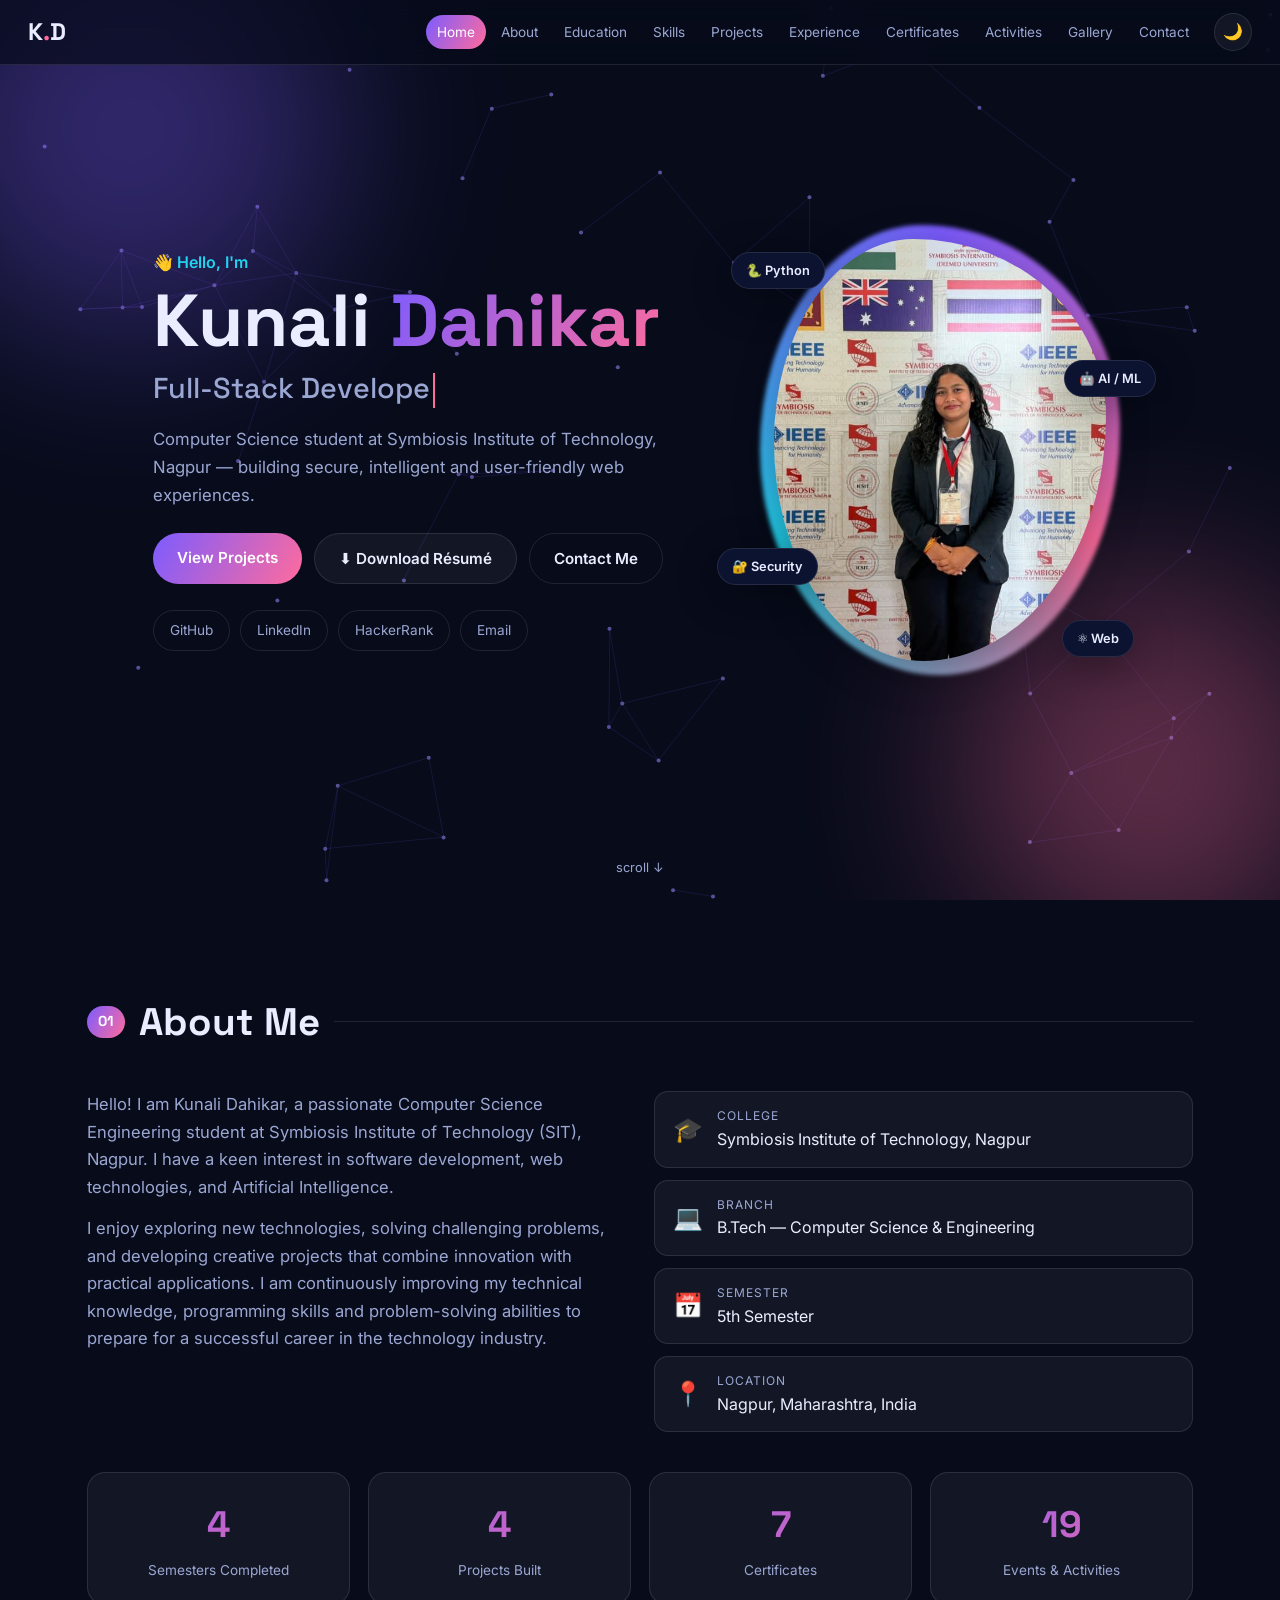
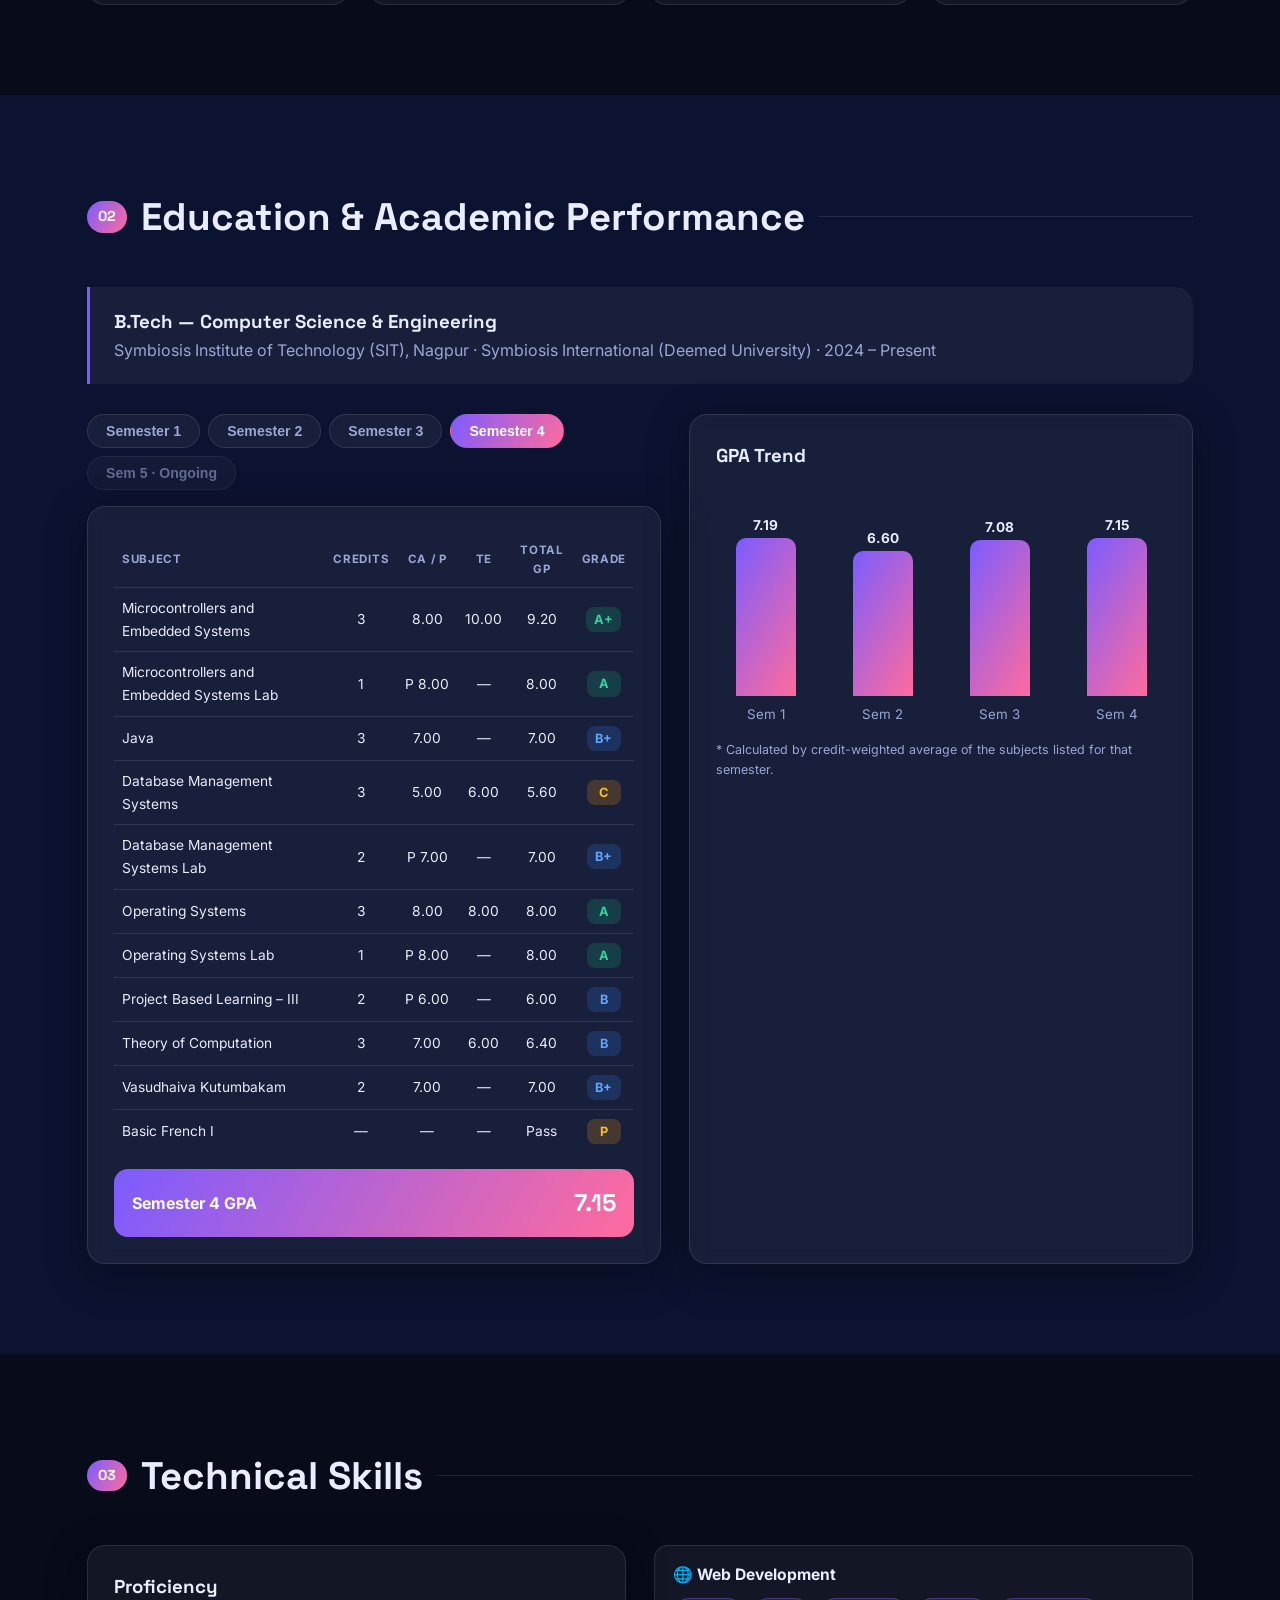
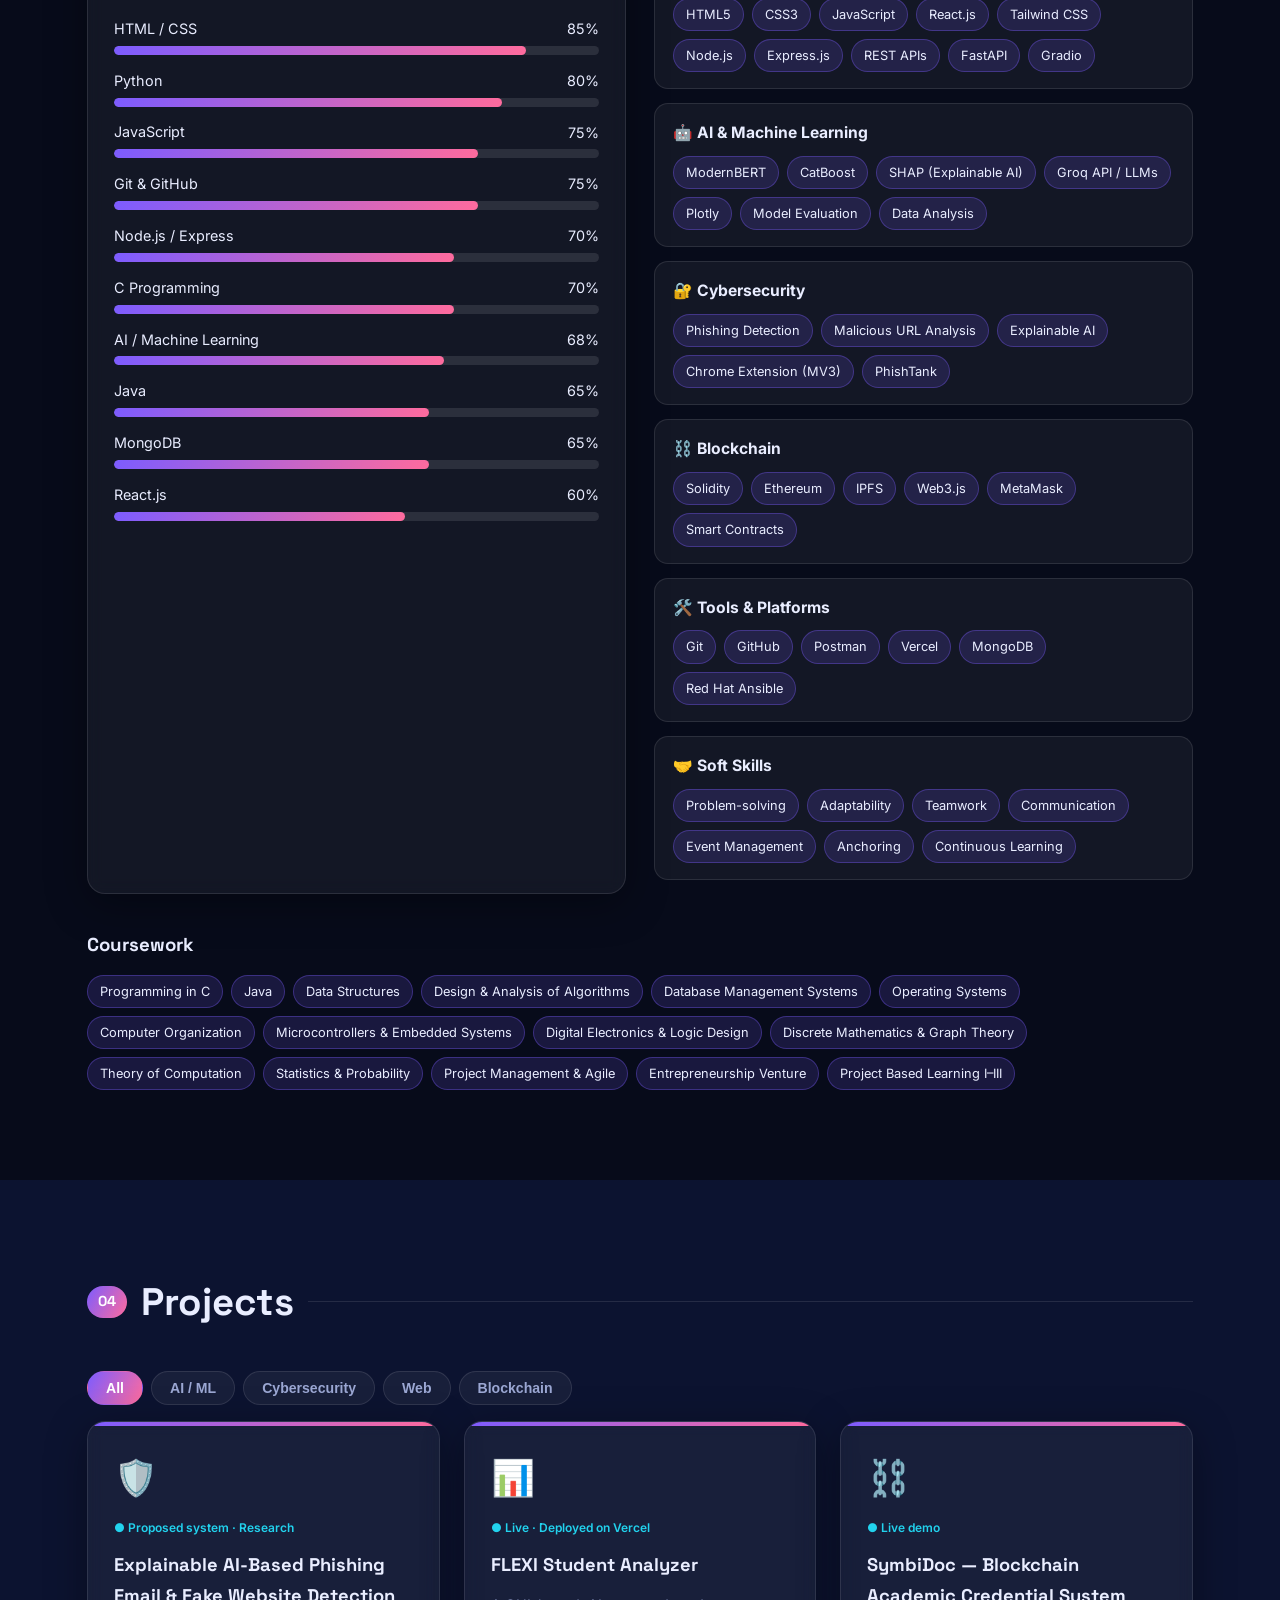
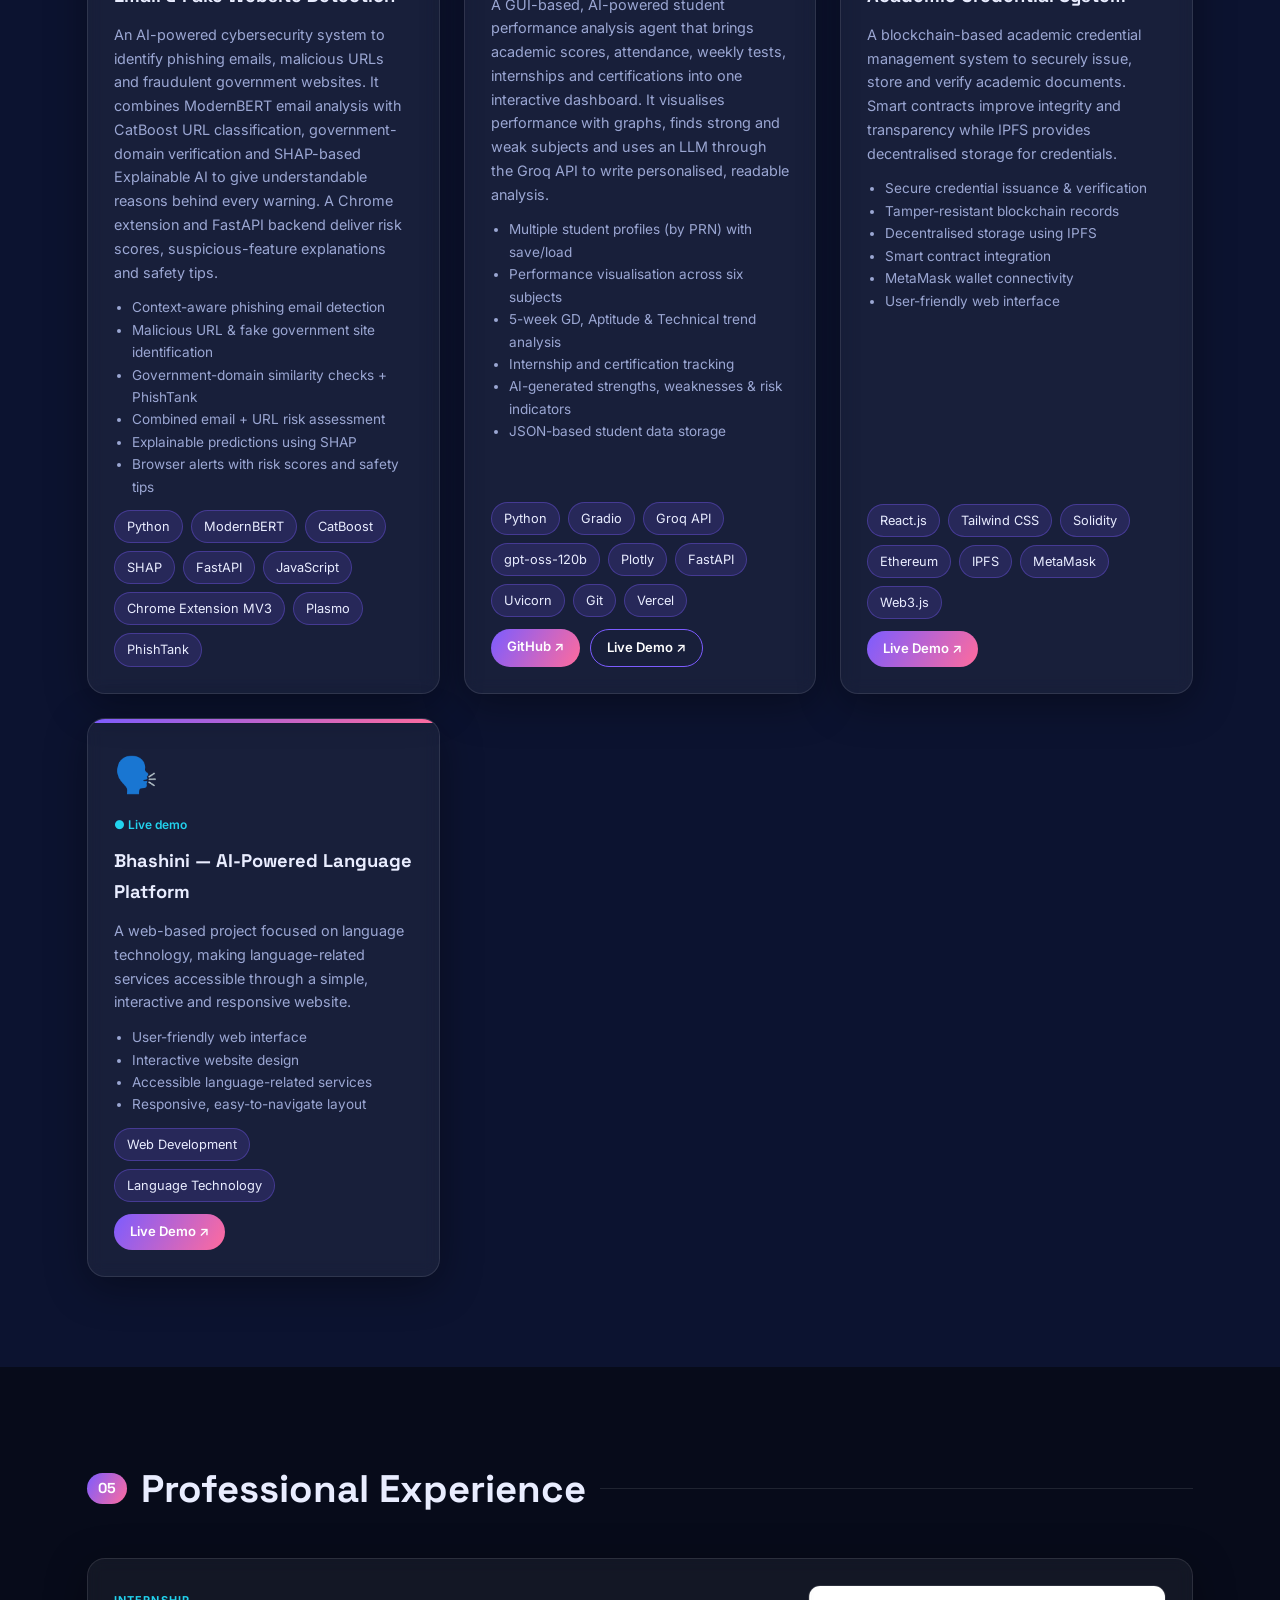
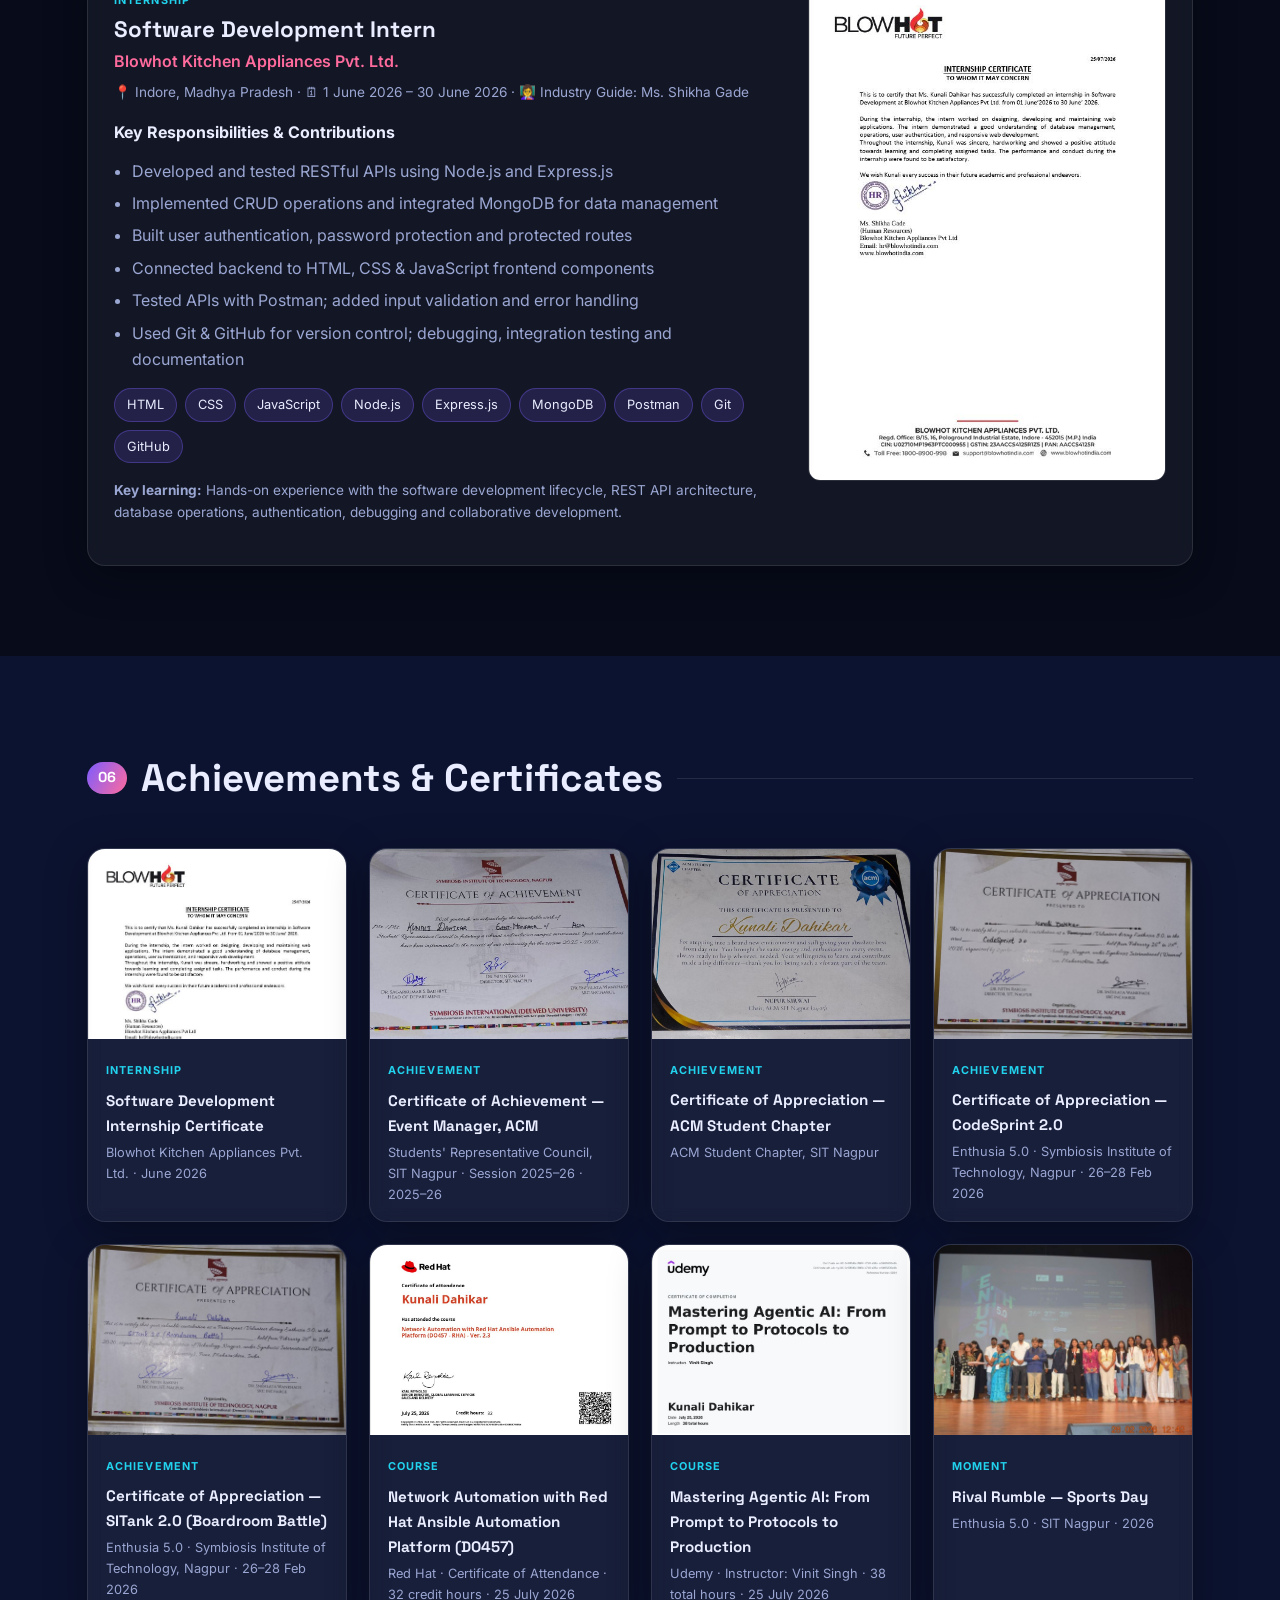
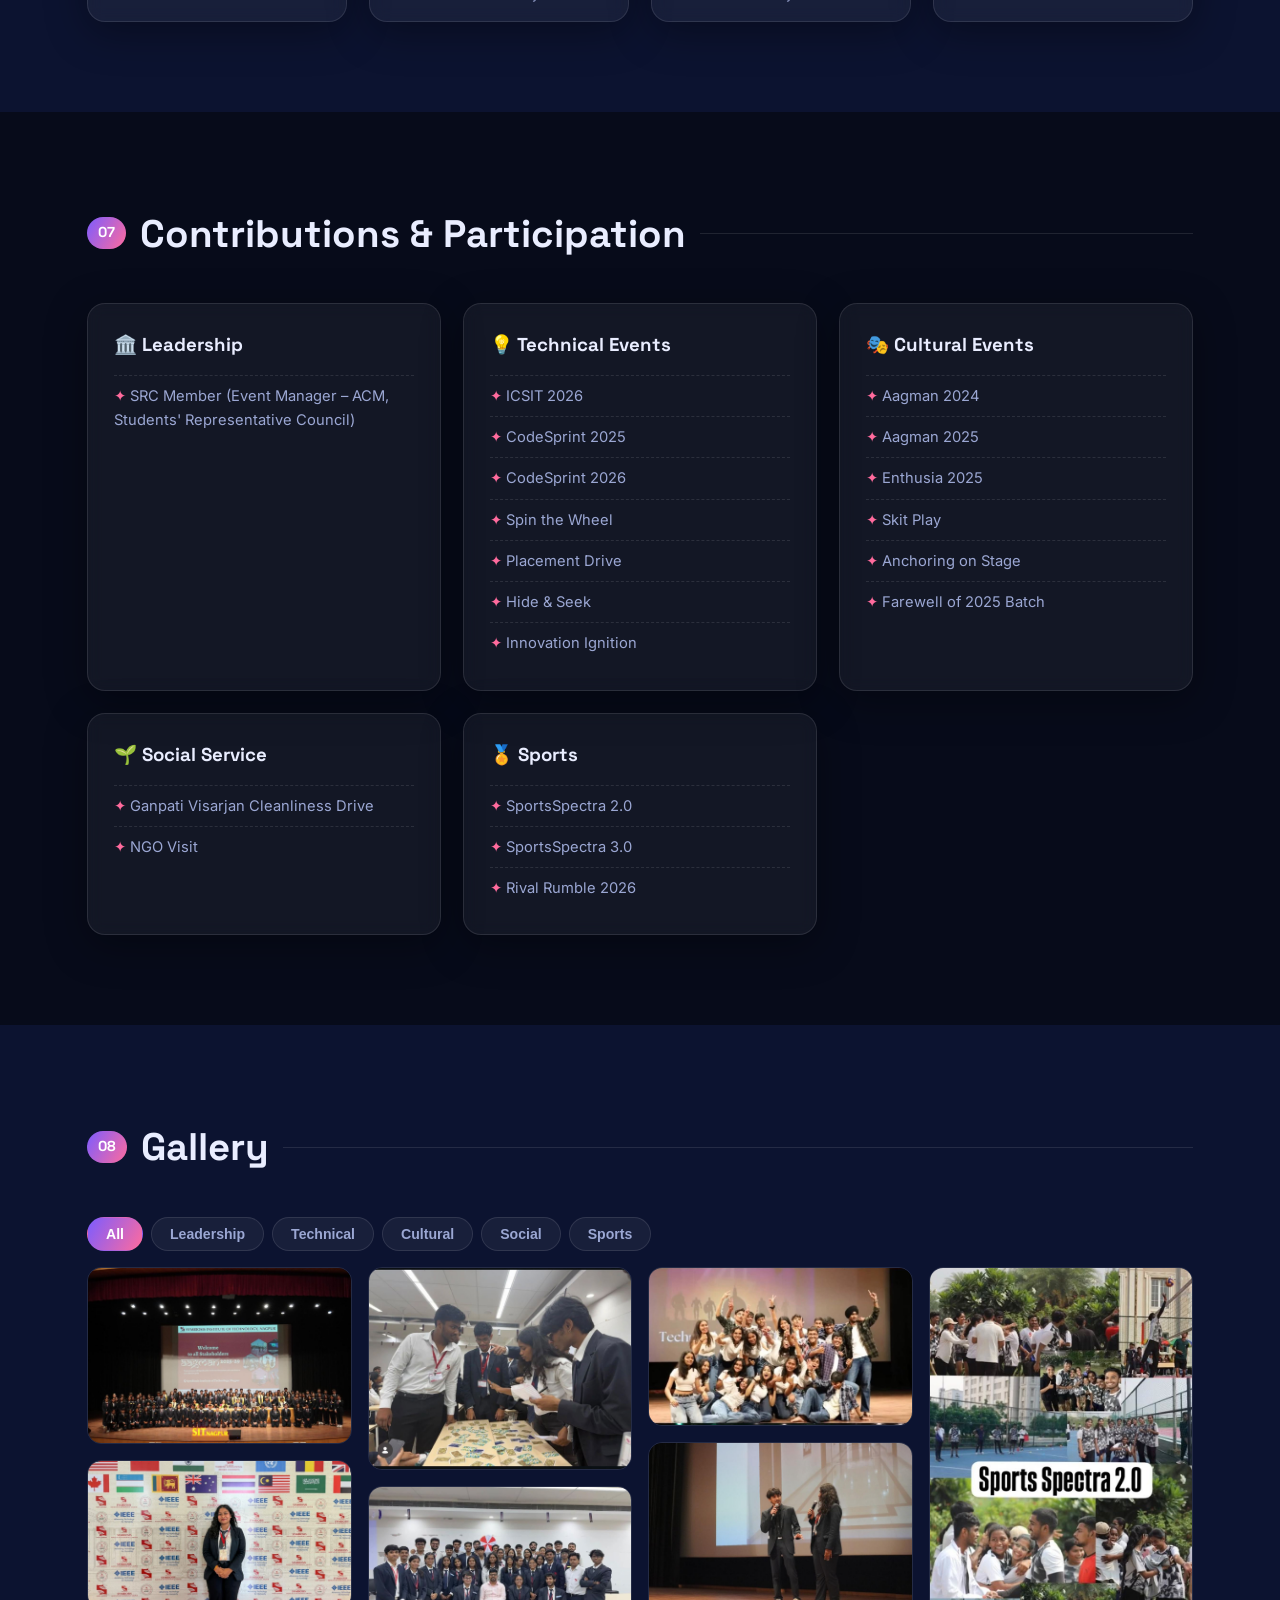
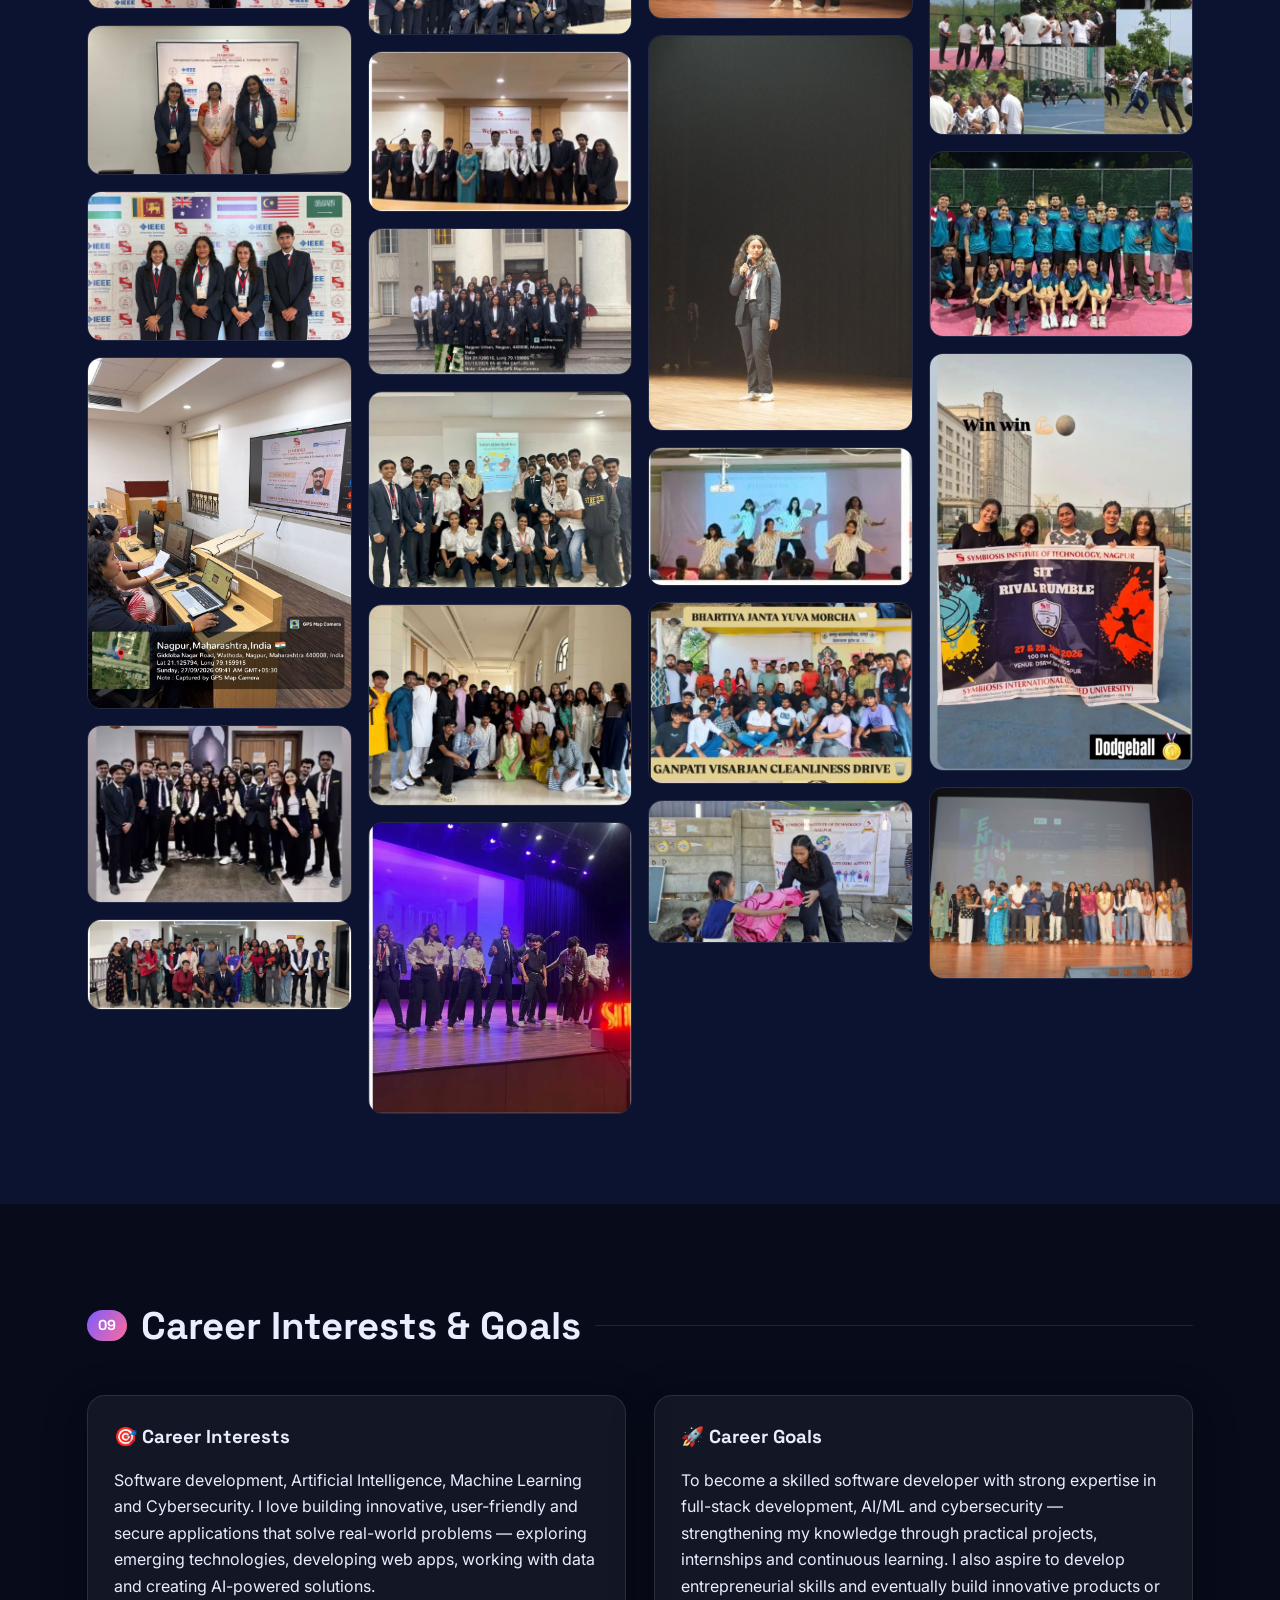
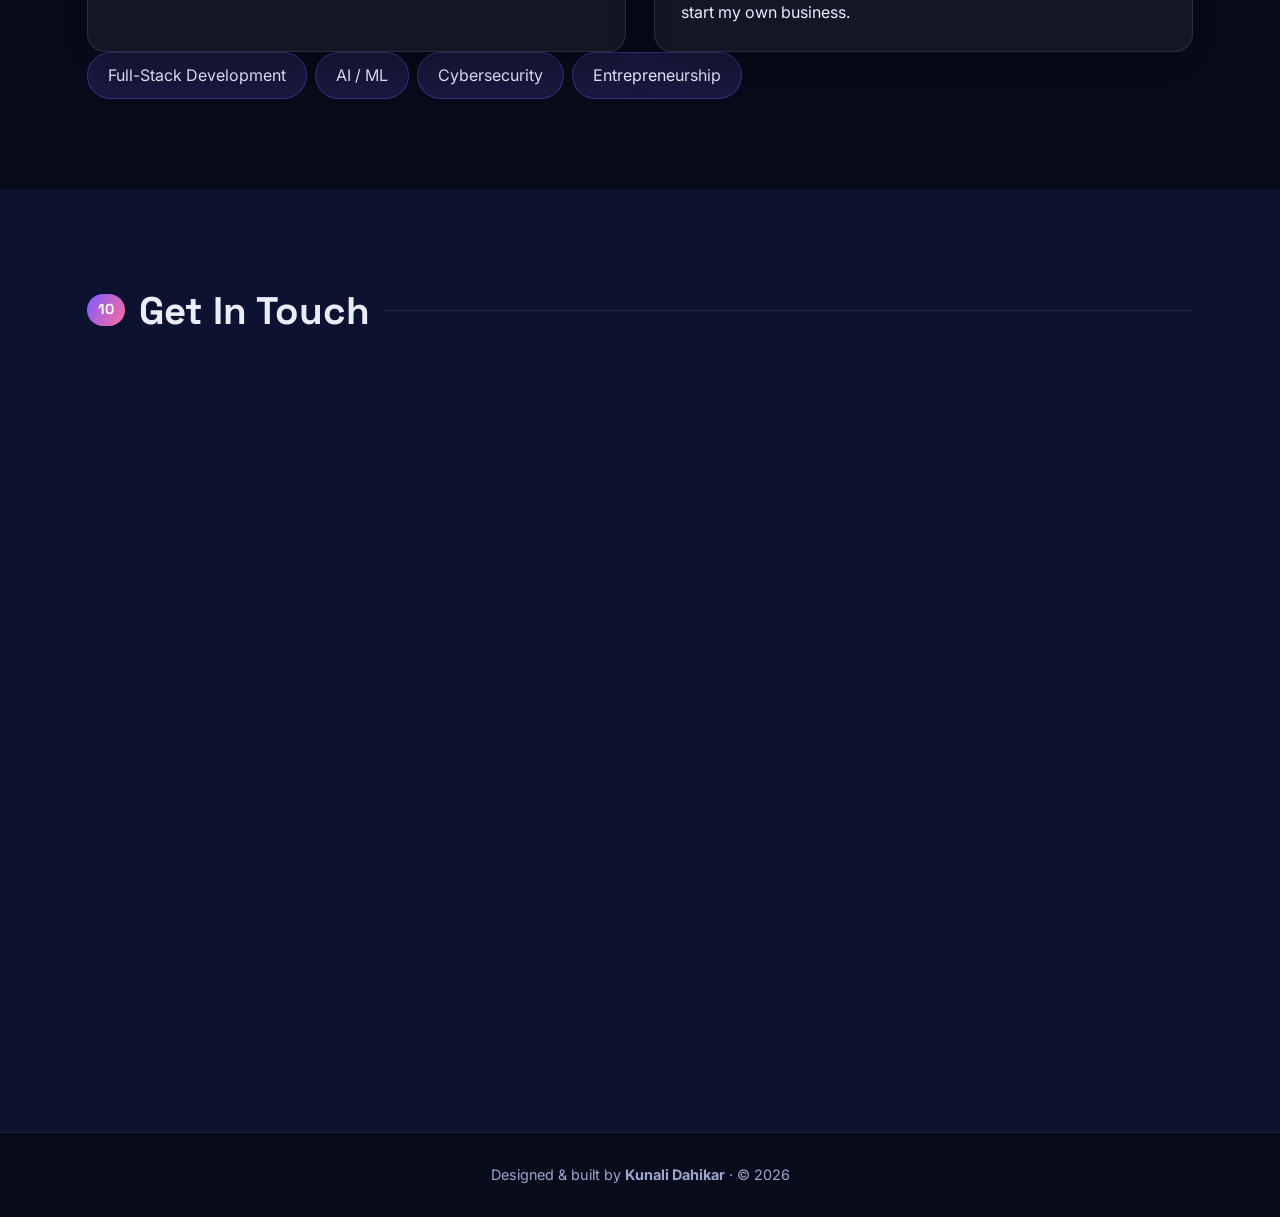
<file: Kunali_Dahikar_Portfolio/index.html>
<!DOCTYPE html>
<html lang="en" data-theme="dark">
<head>
<meta charset="UTF-8">
<meta name="viewport" content="width=device-width, initial-scale=1">
<title>Kunali Dahikar — Portfolio</title>
<meta name="description" content="Portfolio of Kunali Dahikar — CSE student at SIT Nagpur: projects, skills, certificates and achievements.">
<link rel="icon" href="data:image/svg+xml,<svg xmlns='http://www.w3.org/2000/svg' viewBox='0 0 100 100'><text y='.9em' font-size='90'>👩‍💻</text></svg>">
<link rel="preconnect" href="https://fonts.googleapis.com">
<link href="https://fonts.googleapis.com/css2?family=Inter:wght@400;500;600&family=Space+Grotesk:wght@500;700&display=swap" rel="stylesheet">
<link rel="stylesheet" href="style.css">
</head>
<body>
<div id="progress"></div>
<header id="nav"><a href="#home" class="logo">K<span>.</span>D</a><nav id="links"></nav>
  <button id="theme" aria-label="Toggle theme">🌙</button><button id="burger" aria-label="Menu">☰</button></header>

<section id="home" class="hero">
  <canvas id="net"></canvas><div class="blob b1"></div><div class="blob b2"></div>
  <div class="wrap hero-in">
    <div class="hero-txt">
      <p class="hi">👋 Hello, I'm</p>
      <h1>Kunali <span class="grad">Dahikar</span></h1>
      <h2><span id="typed"></span><i class="caret"></i></h2>
      <p class="lead" id="tagline"></p>
      <div class="cta"><a class="btn pri" href="#projects">View Projects</a><a class="btn" id="resume" href="assets/Kunali_Dahikar_Resume.pdf" download>⬇ Download Résumé</a><a class="btn ghost" href="#contact">Contact Me</a></div>
      <div class="social" id="heroSocial"></div>
    </div>
    <div class="hero-img"><div class="ring"></div><img src="assets/IMG/profile.jpg" alt="Kunali Dahikar"><span class="chip c1">🐍 Python</span><span class="chip c2">🤖 AI / ML</span><span class="chip c3">🔐 Security</span><span class="chip c4">⚛️ Web</span></div>
  </div>
  <a href="#about" class="scroll">scroll ↓</a>
</section>

<main>
<section id="about"><div class="wrap"><h2 class="sec" data-n="01">About Me</h2>
  <div class="grid2"><div id="aboutTxt" class="reveal"></div><div id="facts" class="facts reveal"></div></div>
  <div class="stats" id="stats"></div></div></section>

<section id="education" class="alt"><div class="wrap"><h2 class="sec" data-n="02">Education &amp; Academic Performance</h2>
  <div class="edu reveal"><div class="dot"></div><div><h3>B.Tech — Computer Science &amp; Engineering</h3><p>Symbiosis Institute of Technology (SIT), Nagpur · Symbiosis International (Deemed University) · 2024 – Present</p></div></div>
  <div class="grid2 acad">
    <div class="reveal"><div class="tabs" id="semTabs"></div><div class="card" id="semBox"></div></div>
    <div class="card reveal"><h3>GPA Trend</h3><div id="gpaChart" class="gchart"></div><p class="note" id="gpaNote"></p></div>
  </div></div></section>

<section id="skills"><div class="wrap"><h2 class="sec" data-n="03">Technical Skills</h2>
  <div class="grid2"><div class="card reveal"><h3>Proficiency</h3><div id="bars"></div></div><div id="skillGroups" class="reveal"></div></div>
  <h3 class="sub reveal">Coursework</h3><div class="tags reveal" id="course"></div></div></section>

<section id="projects" class="alt"><div class="wrap"><h2 class="sec" data-n="04">Projects</h2>
  <div class="filters" id="pFilter"></div><div class="cards" id="projGrid"></div></div></section>

<section id="experience"><div class="wrap"><h2 class="sec" data-n="05">Professional Experience</h2><div id="intern" class="card intern reveal"></div></div></section>

<section id="achievements" class="alt"><div class="wrap"><h2 class="sec" data-n="06">Achievements &amp; Certificates</h2><div class="certs" id="certGrid"></div></div></section>

<section id="contributions"><div class="wrap"><h2 class="sec" data-n="07">Contributions &amp; Participation</h2><div class="cgrid" id="contrib"></div></div></section>

<section id="gallery" class="alt"><div class="wrap"><h2 class="sec" data-n="08">Gallery</h2><div class="filters" id="gFilter"></div><div class="gal" id="galGrid"></div></div></section>

<section id="career"><div class="wrap"><h2 class="sec" data-n="09">Career Interests &amp; Goals</h2>
  <div class="grid2"><div class="card reveal"><h3>🎯 Career Interests</h3><p id="ci"></p></div><div class="card reveal"><h3>🚀 Career Goals</h3><p id="cg"></p></div></div><div class="tags big reveal" id="ctags"></div></div></section>

<section id="contact" class="alt"><div class="wrap"><h2 class="sec" data-n="10">Get In Touch</h2>
  <div class="grid2"><div class="reveal"><p class="lead">Interested in working together, or just want to say hi? My inbox is always open.</p><div id="cList" class="clist"></div></div>
  <form class="card reveal" id="form"><input id="fn" placeholder="Your name" required><input id="fe" type="email" placeholder="Your email" required><textarea id="fm" rows="5" placeholder="Your message" required></textarea><button class="btn pri" type="submit">Send Message ✉</button></form></div></div></section>
</main>

<footer><p>Designed &amp; built by <b>Kunali Dahikar</b> · © <span id="yr"></span></p></footer>
<button id="top" aria-label="Back to top">↑</button>
<div id="lb"><button class="x" aria-label="Close">✕</button><button class="pv">‹</button><img alt=""><button class="nx">›</button><p id="lbc"></p></div>
<script src="data.js"></script><script src="main.js"></script>
</body></html>
</file>
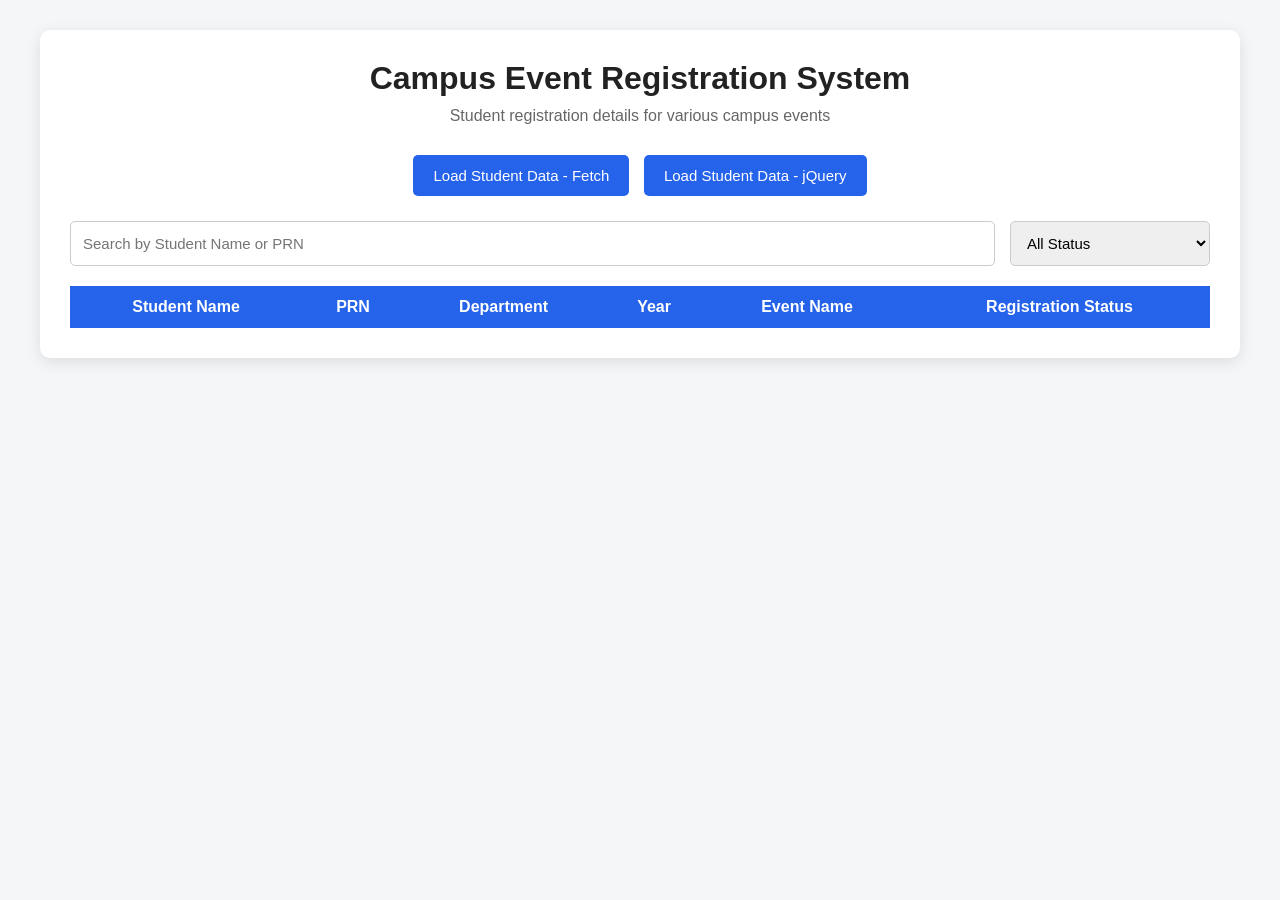
<file: CASE STUDY/Case Study 10/index.html>
<!DOCTYPE html>
<html lang="en">

<head>
<meta charset="UTF-8">
<meta name="viewport" content="width=device-width, initial-scale=1.0">

<title>Campus Event Registration System</title>

<link rel="stylesheet" href="style.css">

<!-- jQuery CDN -->
<script src="https://code.jquery.com/jquery-3.7.1.min.js"></script>
</head>

<body>

<div class="container">

<h1>Campus Event Registration System</h1>

<p class="description">
Student registration details for various campus events
</p>

<!-- Buttons -->
<div class="button-section">

<button id="fetchBtn">
Load Student Data - Fetch
</button>

<button id="jqueryBtn">
Load Student Data - jQuery
</button>

</div>

<!-- Search and Filter -->
<div class="controls">

<input
type="text"
id="searchBox"
placeholder="Search by Student Name or PRN"
>

<select id="statusFilter">

<option value="All">
All Status
</option>

<option value="Registered">
Registered
</option>

<option value="Pending">
Pending
</option>

<option value="Cancelled">
Cancelled
</option>

</select>

</div>

<!-- Message -->
<div id="message"></div>

<!-- Student Table -->
<table>

<thead>

<tr>
<th>Student Name</th>
<th>PRN</th>
<th>Department</th>
<th>Year</th>
<th>Event Name</th>
<th>Registration Status</th>
</tr>

</thead>

<tbody id="studentTableBody">

</tbody>

</table>

</div>

<script src="script.js"></script>

</body>

</html>
</file>
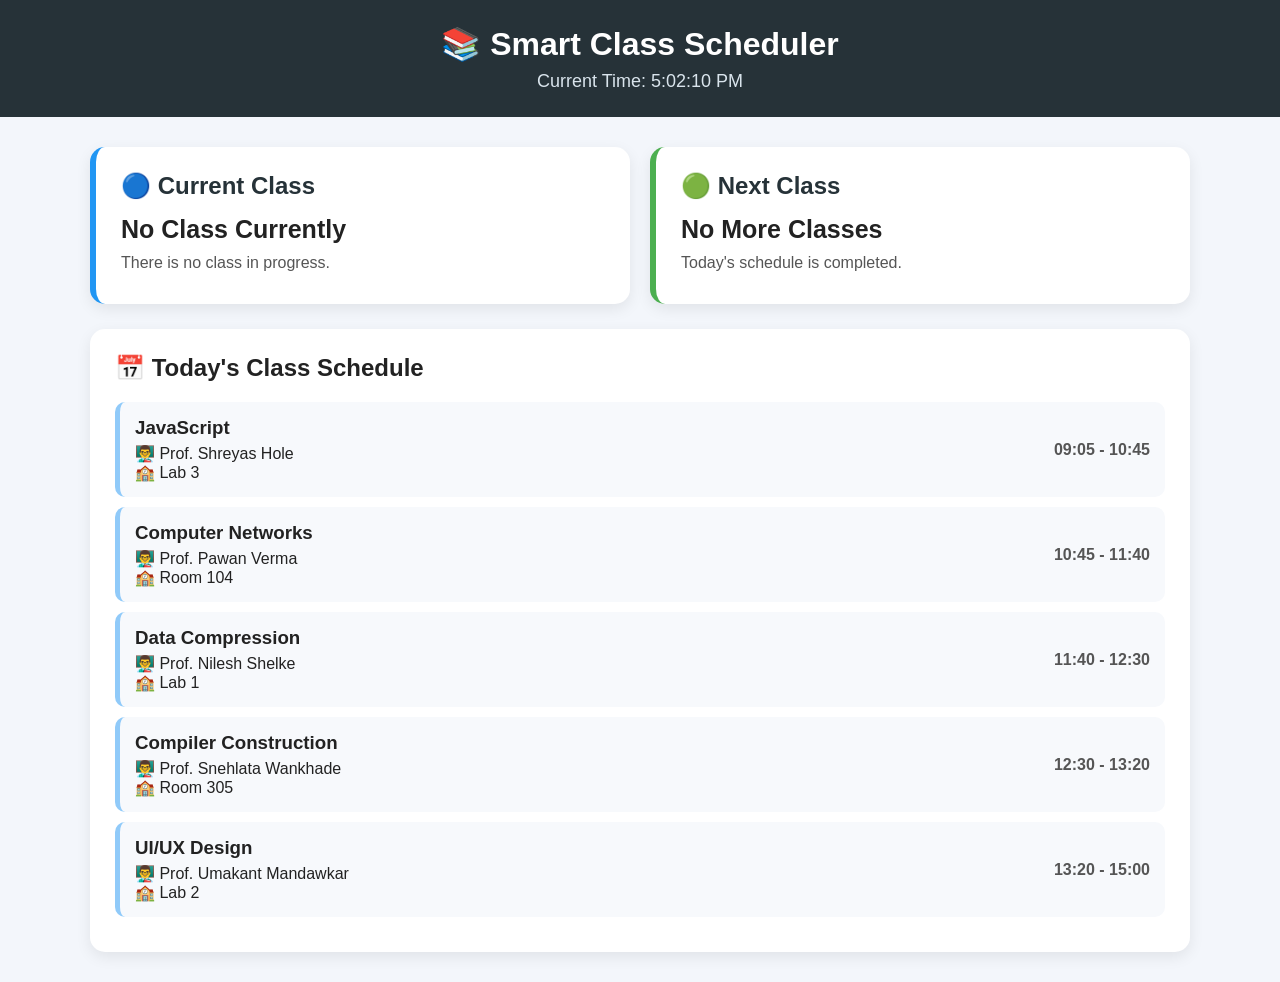
<file: CASE STUDY/Case Study 11/index.html>
<!DOCTYPE html>
<html lang="en">

<head>
    <meta charset="UTF-8">
    <meta name="viewport" content="width=device-width, initial-scale=1.0">

    <title>Smart Class Scheduler</title>

    <style>

        * {
            margin: 0;
            padding: 0;
            box-sizing: border-box;
            font-family: Arial, sans-serif;
        }

        body {
            background: #f3f6fb;
            color: #222;
        }

        /* Header */
        header {
            background: #263238;
            color: white;
            padding: 25px;
            text-align: center;
        }

        header h1 {
            margin-bottom: 8px;
        }

        #clock {
            font-size: 18px;
            color: #d9e4ec;
        }

        /* Main container */
        .container {
            width: 90%;
            max-width: 1100px;
            margin: 30px auto;
        }

        /* Current class section */
        .current-section {
            display: grid;
            grid-template-columns: 1fr 1fr;
            gap: 20px;
            margin-bottom: 25px;
        }

        .card {
            background: white;
            padding: 25px;
            border-radius: 15px;
            box-shadow: 0 5px 15px rgba(0,0,0,0.08);
        }

        .card h2 {
            margin-bottom: 15px;
            color: #263238;
        }

        .current-card {
            border-left: 6px solid #2196f3;
        }

        .next-card {
            border-left: 6px solid #4caf50;
        }

        .subject {
            font-size: 25px;
            font-weight: bold;
            margin-bottom: 10px;
        }

        .info {
            margin: 7px 0;
            color: #555;
        }

        /* Countdown */
        .countdown {
            margin-top: 18px;
            font-size: 30px;
            font-weight: bold;
            color: #e53935;
        }

        .status {
            margin-top: 10px;
            font-weight: bold;
            color: #2196f3;
        }

        /* Schedule */
        .schedule {
            background: white;
            padding: 25px;
            border-radius: 15px;
            box-shadow: 0 5px 15px rgba(0,0,0,0.08);
        }

        .schedule h2 {
            margin-bottom: 20px;
        }

        .class-item {
            display: flex;
            justify-content: space-between;
            align-items: center;
            padding: 15px;
            margin-bottom: 10px;
            background: #f7f9fc;
            border-radius: 10px;
            border-left: 5px solid #90caf9;
        }

        .class-item.active {
            background: #e3f2fd;
            border-left-color: #2196f3;
        }

        .class-info h3 {
            margin-bottom: 5px;
        }

        .time {
            font-weight: bold;
            color: #555;
        }

        /* Notification */
        #notification {
            position: fixed;
            top: 25px;
            right: 25px;
            background: #323232;
            color: white;
            padding: 18px 25px;
            border-radius: 10px;
            display: none;
            box-shadow: 0 5px 15px rgba(0,0,0,0.2);
            z-index: 1000;
        }

        /* Responsive */
        @media(max-width: 700px) {

            .current-section {
                grid-template-columns: 1fr;
            }

            .class-item {
                flex-direction: column;
                align-items: flex-start;
                gap: 8px;
            }
        }

    </style>
</head>

<body>

    <!-- Header -->
    <header>

        <h1>📚 Smart Class Scheduler</h1>

        <div id="clock">
            Loading time...
        </div>

    </header>


    <div class="container">

        <!-- Current and Next Class -->
        <div class="current-section">

            <!-- Current Class -->
            <div class="card current-card">

                <h2>🔵 Current Class</h2>

                <div id="currentClass">
                    Loading...
                </div>

            </div>


            <!-- Next Class -->
            <div class="card next-card">

                <h2>🟢 Next Class</h2>

                <div id="nextClass">
                    Loading...
                </div>

            </div>

        </div>


        <!-- Today's Schedule -->
        <div class="schedule">

            <h2>📅 Today's Class Schedule</h2>

            <div id="scheduleList"></div>

        </div>

    </div>


    <!-- Notification -->
    <div id="notification"></div>


    <script>

        /*
        ==========================================
        1. CLASS SCHEDULE ARRAY
        ==========================================
        */

        const classes = [

            {
                subject: "JavaScript",
                faculty: "Prof. Shreyas Hole",
                classroom: "Lab 3",
                start: "09:05",
                end: "10:45"
            },

            {
                subject: "Computer Networks",
                faculty: "Prof. Pawan Verma",
                classroom: "Room 104",
                start: "10:45",
                end: "11:40"
            },

            {
                subject: "Data Compression",
                faculty: "Prof. Nilesh Shelke",
                classroom: "Lab 1",
                start: "11:40",
                end: "12:30"
            },

            {
                subject: "Compiler Construction",
                faculty: "Prof. Snehlata Wankhade",
                classroom: "Room 305",
                start: "12:30",
                end: "13:20"
            },

            {
                subject: "UI/UX Design",
                faculty: "Prof. Umakant Mandawkar",
                classroom: "Lab 2",
                start: "13:20",
                end: "15:00"
            }

        ];


        /*
        ==========================================
        2. CONVERT TIME TO DATE OBJECT
        ==========================================
        */

        function getTime(timeString) {

            const [hours, minutes] = timeString.split(":");

            const date = new Date();

            date.setHours(hours);
            date.setMinutes(minutes);
            date.setSeconds(0);
            date.setMilliseconds(0);

            return date;
        }


        /*
        ==========================================
        3. FORMAT COUNTDOWN
        ==========================================
        */

        function formatTime(milliseconds) {

            let totalSeconds = Math.floor(milliseconds / 1000);

            let hours = Math.floor(totalSeconds / 3600);

            let minutes = Math.floor((totalSeconds % 3600) / 60);

            let seconds = totalSeconds % 60;

            return (
                String(hours).padStart(2, "0") +
                ":" +
                String(minutes).padStart(2, "0") +
                ":" +
                String(seconds).padStart(2, "0")
            );
        }


        /*
        ==========================================
        4. DISPLAY CLOCK
        ==========================================
        */

        function updateClock() {

            const now = new Date();

            document.getElementById("clock").innerText =
                "Current Time: " + now.toLocaleTimeString();

        }


        /*
        ==========================================
        5. FIND CURRENT CLASS
        ==========================================
        */

        function getCurrentClass() {

            const now = new Date();

            for (let i = 0; i < classes.length; i++) {

                const startTime = getTime(classes[i].start);
                const endTime = getTime(classes[i].end);

                if (now >= startTime && now < endTime) {

                    return i;

                }

            }

            return -1;
        }


        /*
        ==========================================
        6. FIND NEXT CLASS
        ==========================================
        */

        function getNextClass() {

            const now = new Date();

            for (let i = 0; i < classes.length; i++) {

                const startTime = getTime(classes[i].start);

                if (startTime > now) {

                    return i;

                }

            }

            return -1;
        }


        /*
        ==========================================
        7. DISPLAY CURRENT CLASS
        ==========================================
        */

        function displayCurrentClass() {

            const currentIndex = getCurrentClass();

            const currentDiv =
                document.getElementById("currentClass");


            if (currentIndex === -1) {

                currentDiv.innerHTML = `
                    <div class="subject">
                        No Class Currently
                    </div>

                    <div class="info">
                        There is no class in progress.
                    </div>
                `;

                return;
            }


            const current = classes[currentIndex];

            const endTime = getTime(current.end);

            const now = new Date();

            const remainingTime =
                endTime - now;


            currentDiv.innerHTML = `

                <div class="subject">
                    ${current.subject}
                </div>

                <div class="info">
                    👨‍🏫 Faculty: ${current.faculty}
                </div>

                <div class="info">
                    🏫 Classroom: ${current.classroom}
                </div>

                <div class="info">
                    🕐 ${current.start} - ${current.end}
                </div>

                <div class="status">
                    🔴 Class in Progress
                </div>

                <div class="countdown">
                    ${formatTime(remainingTime)}
                </div>

                <div>
                    remaining
                </div>

            `;

        }


        /*
        ==========================================
        8. DISPLAY NEXT CLASS
        ==========================================
        */

        function displayNextClass() {

            const nextIndex = getNextClass();

            const nextDiv =
                document.getElementById("nextClass");


            if (nextIndex === -1) {

                nextDiv.innerHTML = `
                    <div class="subject">
                        No More Classes
                    </div>

                    <div class="info">
                        Today's schedule is completed.
                    </div>
                `;

                return;
            }


            const next = classes[nextIndex];

            const startTime = getTime(next.start);

            const now = new Date();

            const remainingTime =
                startTime - now;


            nextDiv.innerHTML = `

                <div class="subject">
                    ${next.subject}
                </div>

                <div class="info">
                    👨‍🏫 Faculty: ${next.faculty}
                </div>

                <div class="info">
                    🏫 Classroom: ${next.classroom}
                </div>

                <div class="info">
                    🕐 ${next.start} - ${next.end}
                </div>

                <div class="status">
                    🟢 Next Class Starts In
                </div>

                <div class="countdown">
                    ${formatTime(remainingTime)}
                </div>

            `;

        }


        /*
        ==========================================
        9. DISPLAY FULL SCHEDULE
        ==========================================
        */

        function displaySchedule() {

            const scheduleList =
                document.getElementById("scheduleList");

            const currentIndex =
                getCurrentClass();


            scheduleList.innerHTML = "";


            classes.forEach((classData, index) => {

                const div =
                    document.createElement("div");


                div.classList.add("class-item");


                if (index === currentIndex) {

                    div.classList.add("active");

                }


                div.innerHTML = `

                    <div class="class-info">

                        <h3>
                            ${classData.subject}
                        </h3>

                        <div>
                            👨‍🏫 ${classData.faculty}
                        </div>

                        <div>
                            🏫 ${classData.classroom}
                        </div>

                    </div>

                    <div class="time">

                        ${classData.start}
                        -
                        ${classData.end}

                    </div>

                `;


                scheduleList.appendChild(div);

            });

        }


        /*
        ==========================================
        10. TEMPORARY NOTIFICATION
        ==========================================
        */

        function showNotification(message) {

            const notification =
                document.getElementById("notification");


            notification.innerText = message;

            notification.style.display = "block";


            /*
            setTimeout()
            hides notification after 5 seconds
            */

            setTimeout(() => {

                notification.style.display = "none";

            }, 5000);

        }


        /*
        ==========================================
        11. CHECK CLASS START
        ==========================================
        */

        let previousClassIndex = getCurrentClass();


        function checkClassChange() {

            const currentIndex =
                getCurrentClass();


            /*
            If a new class has started
            */

            if (
                currentIndex !== -1 &&
                currentIndex !== previousClassIndex
            ) {

                showNotification(
                    "📢 Your " +
                    classes[currentIndex].subject +
                    " class has started!"
                );

            }


            /*
            Update previous class
            */

            previousClassIndex = currentIndex;

        }


        /*
        ==========================================
        12. UPDATE EVERYTHING
        ==========================================
        */

        function updateScheduler() {

            updateClock();

            displayCurrentClass();

            displayNextClass();

            displaySchedule();

            checkClassChange();

        }


        /*
        ==========================================
        13. RUN EVERY SECOND
        ==========================================
        */

        updateScheduler();

        setInterval(updateScheduler, 1000);


    </script>

</body>

</html>
</file>
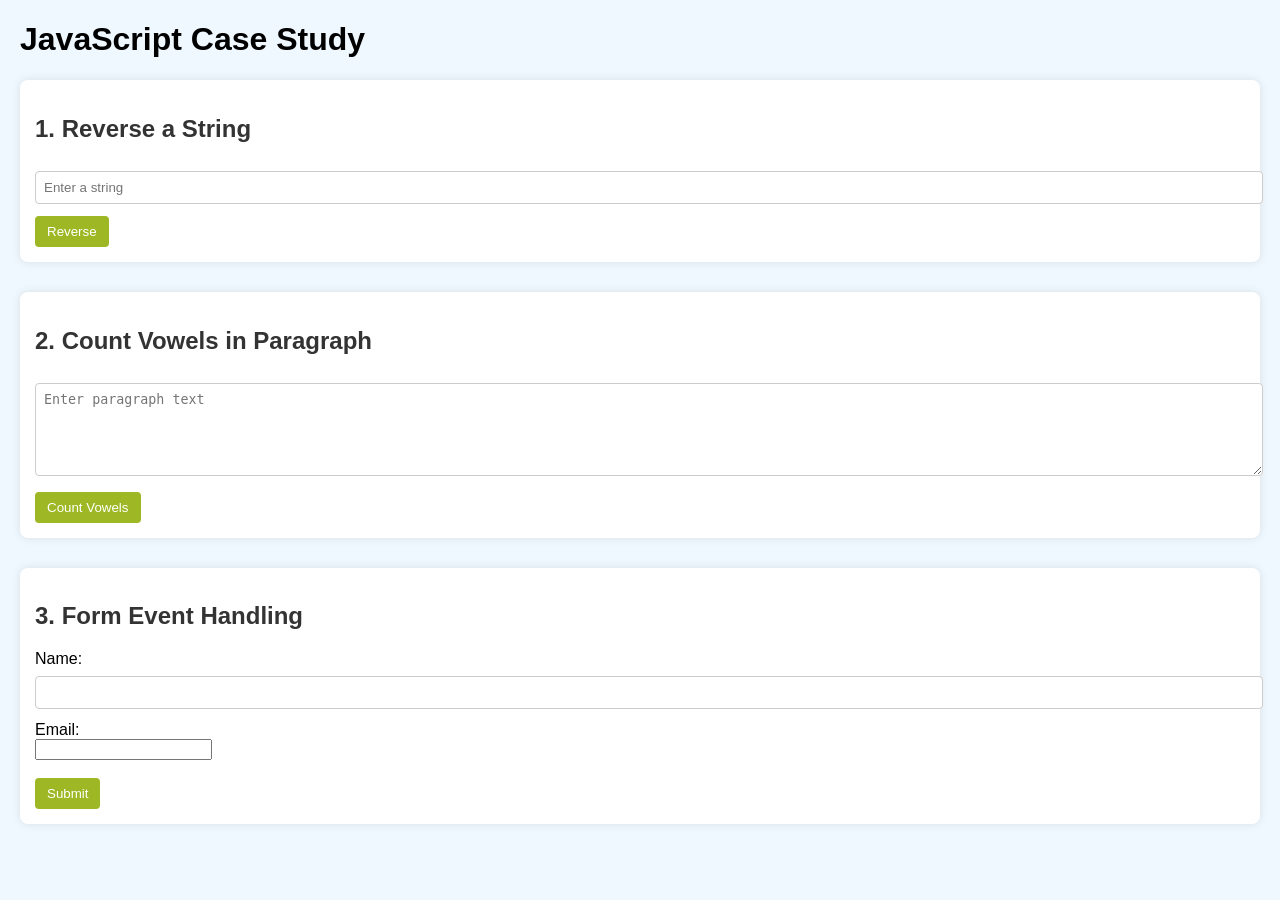
<file: CASE STUDY/Case Study 6/index.html>
<!DOCTYPE html>
<html lang="en">
<head>
<meta charset="UTF-8" />
<meta name="viewport" content="width=device-width, initial-scale=1.0"/>
<title>JavaScript Case Study</title>
<style>
  body {
    font-family: Arial, sans-serif;
    margin: 20px;
    background-color: #f0f8ff;
  }
  h2 {
    color: #333;
  }
  section {
    margin-bottom: 30px;
    background-color: #ffffff;
    padding: 15px;
    border-radius: 8px;
    box-shadow: 0 0 10px rgba(0,0,0,0.1);
  }
  input[type="text"], textarea {
    width: 100%;
    padding: 8px;
    margin-top: 8px;
    margin-bottom: 12px;
    border: 1px solid #ccc;
    border-radius: 4px;
  }
  button {
    background-color: #9db824;
    color: white;
    padding: 8px 12px;
    border: none;
    border-radius: 4px;
    cursor: pointer;
  }
  button:hover {
    background-color: #dad737;
  }
  #result {
    margin-top: 10px;
    font-weight: bold;
  }
</style>
</head>
<body>

<h1>JavaScript Case Study</h1>

<!-- Section for reversing a string -->
<section>
  <h2>1. Reverse a String</h2>
  <input type="text" id="reverseInput" placeholder="Enter a string" />
  <button onclick="reverseString()">Reverse</button>
  <div id="reverseResult"></div>
</section>

<!-- Section for counting vowels -->
<section>
  <h2>2. Count Vowels in Paragraph</h2>
  <textarea id="paragraph" rows="5" placeholder="Enter paragraph text"></textarea>
  <button onclick="countVowels()">Count Vowels</button>
  <div id="vowelCount"></div>
</section>

<!-- Form for demonstrating event handling -->
<section>
  <h2>3. Form Event Handling</h2>
  <form id="sampleForm" onsubmit="return false;"> <!-- Prevent default submission -->
    <label for="name">Name:</label><br/>
    <input type="text" id="name" name="name" required /><br/>
    <label for="email">Email:</label><br/>
    <input type="email" id="email" name="email" required /><br/><br/>
    <button type="button" onclick="submitForm()">Submit</button>
  </form>
  <div id="formMessage"></div>
</section>

<script>
  // Function to reverse a string
  function reverseString() {
    const input = document.getElementById('reverseInput').value;
    const reversed = input.split('').reverse().join('');
    document.getElementById('reverseResult').innerText = 'Reversed String: ' + reversed;
  }

  // Function to count vowels in paragraph
  function countVowels() {
    const paragraph = document.getElementById('paragraph').value.toLowerCase();
    const vowels = 'aeiou';
    let count = 0;
    for (let char of paragraph) {
      if (vowels.includes(char)) {
        count++;
      }
    }
    document.getElementById('vowelCount').innerText = 'Number of vowels: ' + count;
  }
  
  // Function to handle form submission manually
  function submitForm() {
    const name = document.getElementById('name').value;
    const email = document.getElementById('email').value;
    document.getElementById('formMessage').innerText = `Thank you, ${name}! Your email (${email}) has been received.`;
  }
</script>

</body>
</html>
</file>
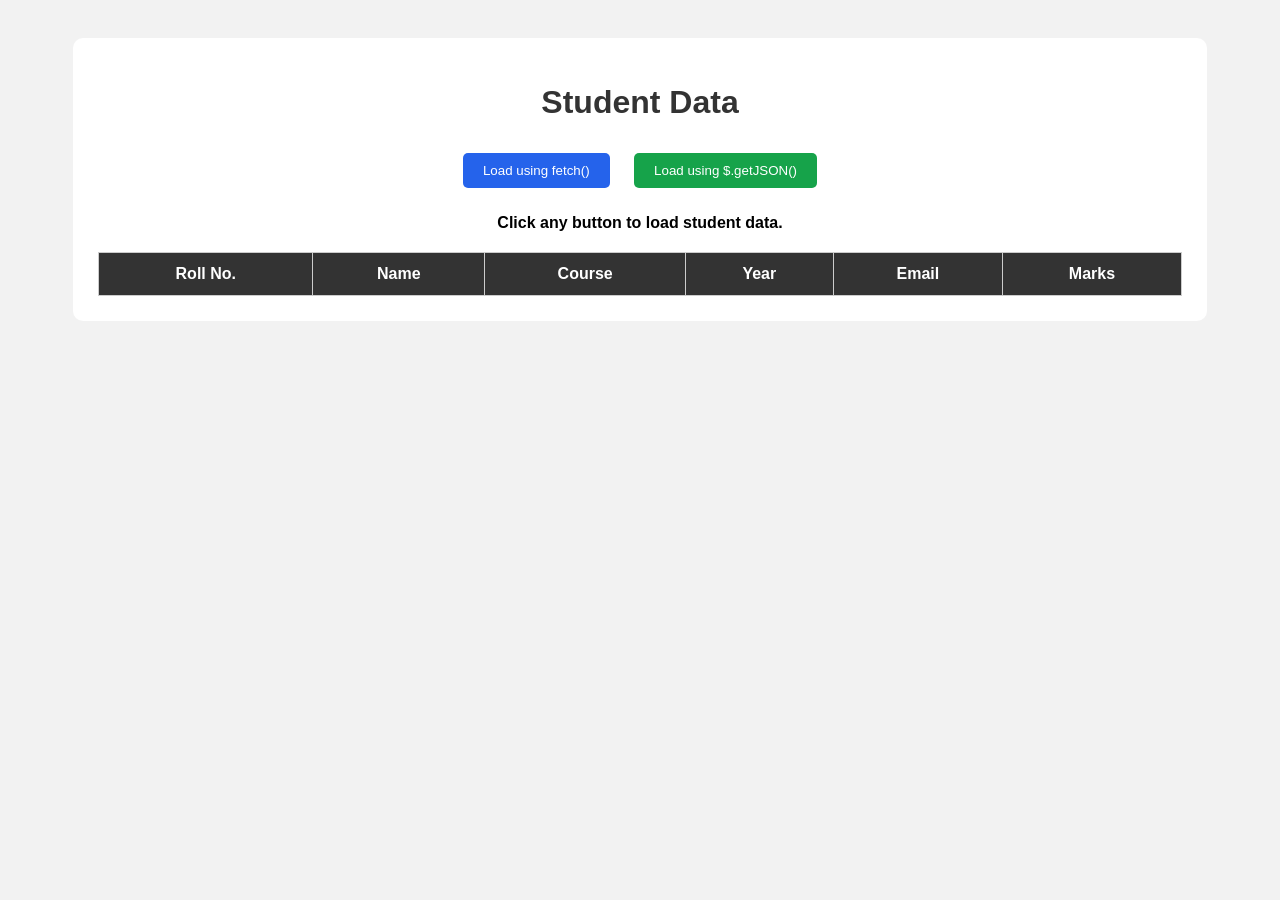
<file: EXPERIMENT/Exp 10/index.html>
<!DOCTYPE html>
<html lang="en">
<head>
    <meta charset="UTF-8">
    <meta name="viewport" content="width=device-width, initial-scale=1.0">

    <title>Student Data</title>

    <!-- jQuery Library -->
    <script src="https://code.jquery.com/jquery-3.7.1.min.js"></script>

    <style>
        body {
            font-family: Arial, sans-serif;
            background-color: #f2f2f2;
            padding: 30px;
        }

        .container {
            width: 90%;
            margin: auto;
            background-color: white;
            padding: 25px;
            border-radius: 10px;
        }

        h1 {
            text-align: center;
            color: #333;
        }

        button {
            padding: 10px 20px;
            margin: 10px;
            border: none;
            border-radius: 5px;
            cursor: pointer;
        }

        #fetchBtn {
            background-color: #2563eb;
            color: white;
        }

        #jqueryBtn {
            background-color: #16a34a;
            color: white;
        }

        .buttons {
            text-align: center;
        }

        table {
            width: 100%;
            border-collapse: collapse;
            margin-top: 20px;
        }

        th, td {
            border: 1px solid #ccc;
            padding: 12px;
            text-align: center;
        }

        th {
            background-color: #333;
            color: white;
        }

        tr:nth-child(even) {
            background-color: #f5f5f5;
        }

        #message {
            text-align: center;
            font-weight: bold;
        }
    </style>
</head>

<body>

    <div class="container">

        <h1>Student Data</h1>

        <div class="buttons">
            <button id="fetchBtn">Load using fetch()</button>

            <button id="jqueryBtn">
                Load using $.getJSON()
            </button>
        </div>

        <p id="message">
            Click any button to load student data.
        </p>

        <table>

            <thead>
                <tr>
                    <th>Roll No.</th>
                    <th>Name</th>
                    <th>Course</th>
                    <th>Year</th>
                    <th>Email</th>
                    <th>Marks</th>
                </tr>
            </thead>

            <tbody id="studentTable">
                <!-- Student data will be added here -->
            </tbody>

        </table>

    </div>

    <script src="script.js"></script>

</body>
</html>
</file>
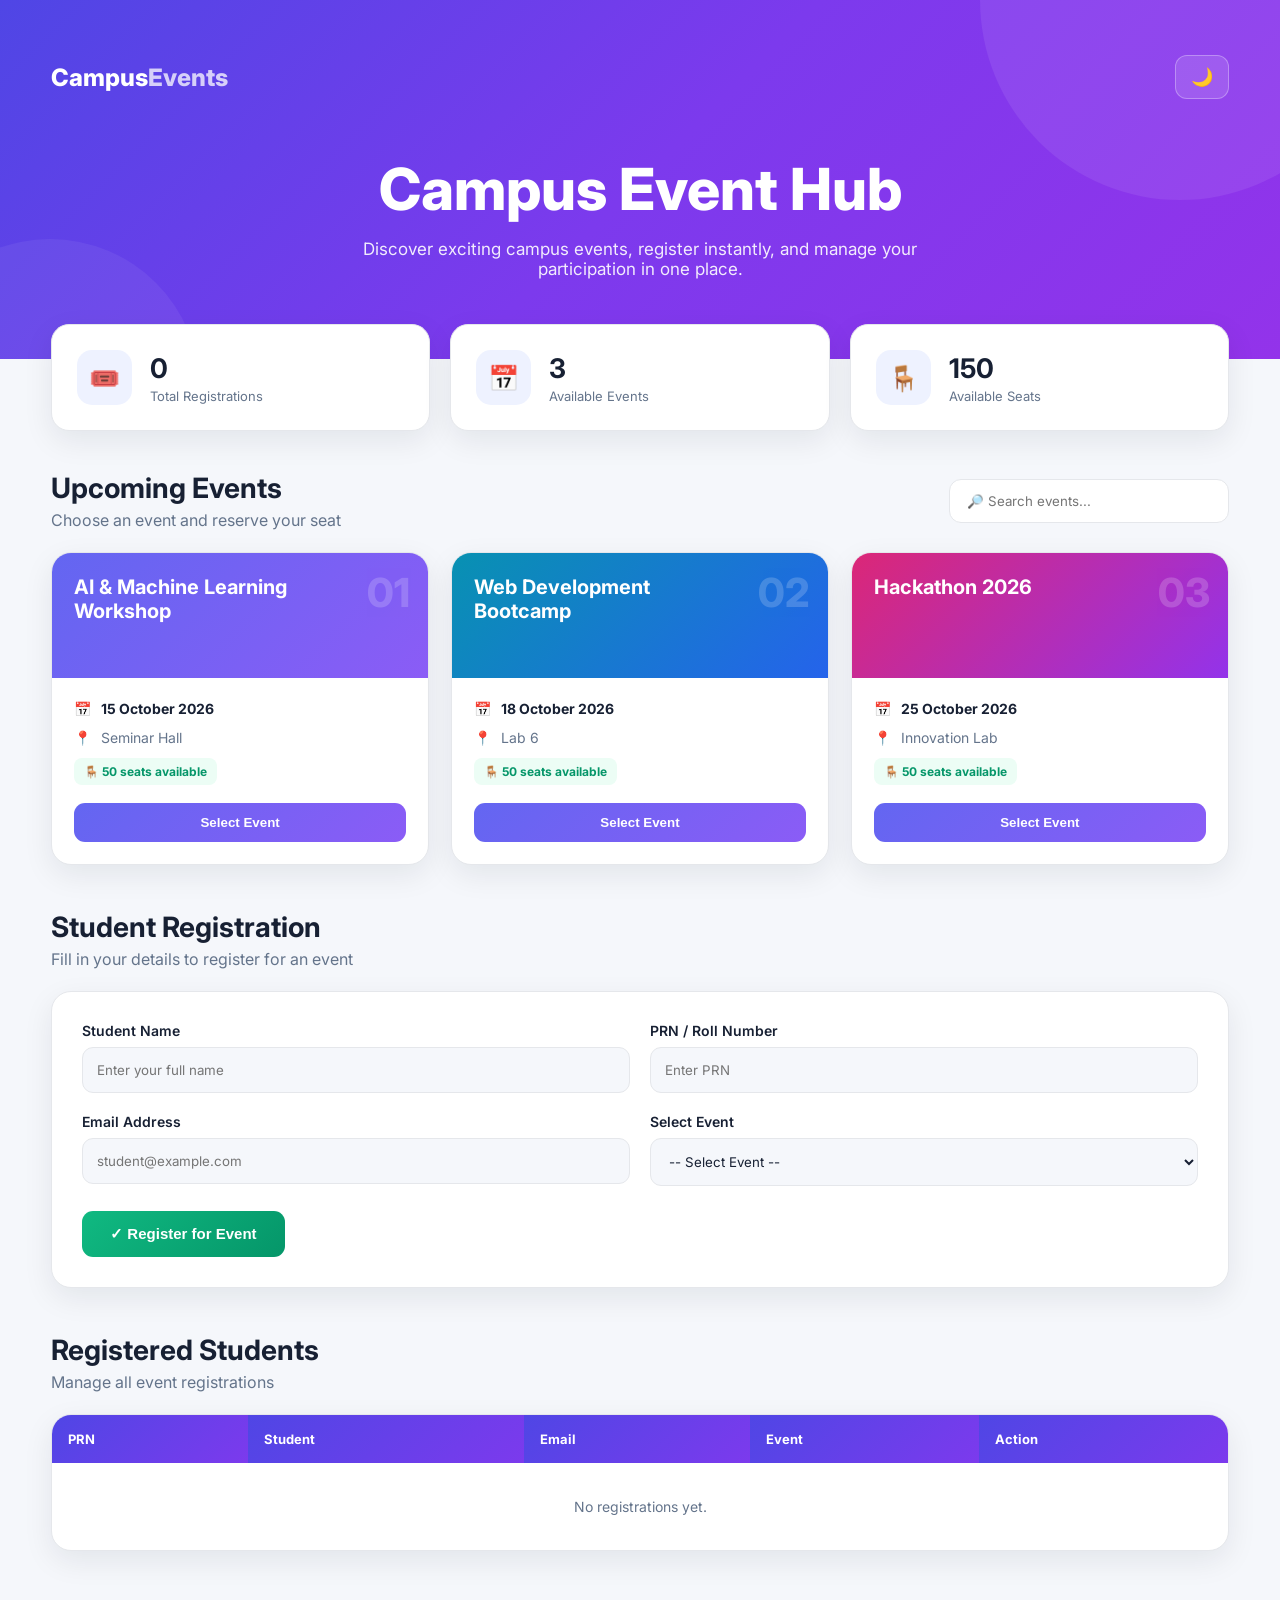
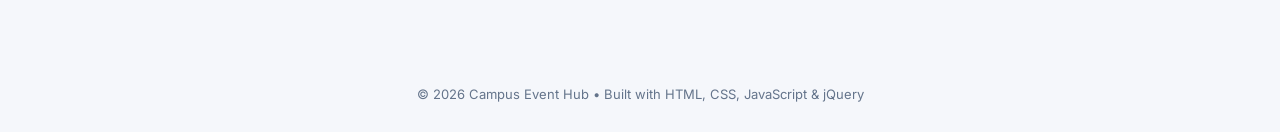
<file: EXPERIMENT/Exp 12/index.html>
<!DOCTYPE html>
<html lang="en">
<head>
<meta charset="UTF-8">
<meta name="viewport" content="width=device-width, initial-scale=1.0">

<title>Campus Event Registration System</title>

<!-- Google Font -->
<link rel="preconnect" href="https://fonts.googleapis.com">
<link rel="preconnect" href="https://fonts.gstatic.com" crossorigin>
<link href="https://fonts.googleapis.com/css2?family=Inter:wght@400;500;600;700;800&display=swap" rel="stylesheet">

<!-- jQuery -->
<script src="https://code.jquery.com/jquery-3.7.1.min.js"></script>

<style>

/* =========================
GLOBAL
========================= */

* {
margin: 0;
padding: 0;
box-sizing: border-box;
}

:root {
--primary: #6366f1;
--secondary: #8b5cf6;
--success: #10b981;
--danger: #ef4444;
--warning: #f59e0b;

--bg: #f5f7fb;
--card: #ffffff;
--text: #172033;
--muted: #64748b;
--border: #e5e7eb;

--shadow:
0 10px 30px rgba(15, 23, 42, 0.08);
}

body {
font-family: "Inter", sans-serif;
background: var(--bg);
color: var(--text);
min-height: 100vh;
transition: 0.3s;
}

body.dark {
--bg: #0f172a;
--card: #1e293b;
--text: #f8fafc;
--muted: #94a3b8;
--border: #334155;
}

.container {
width: 92%;
max-width: 1250px;
margin: auto;
}

/* =========================
HEADER
========================= */

header {
background:
linear-gradient(
135deg,
#4f46e5,
#7c3aed,
#9333ea
);

color: white;
padding: 55px 0 80px;

position: relative;
overflow: hidden;
}

header::before {
content: "";
position: absolute;
width: 400px;
height: 400px;
border-radius: 50%;
background: rgba(255,255,255,0.08);
top: -200px;
right: -100px;
}

header::after {
content: "";
position: absolute;
width: 300px;
height: 300px;
border-radius: 50%;
background: rgba(255,255,255,0.06);
bottom: -180px;
left: -100px;
}

.nav {
display: flex;
justify-content: space-between;
align-items: center;
position: relative;
z-index: 2;
}

.logo {
font-size: 24px;
font-weight: 800;
}

.logo span {
opacity: 0.75;
}

.theme-btn {
border: 1px solid rgba(255,255,255,0.3);
background: rgba(255,255,255,0.12);
color: white;
padding: 10px 15px;
border-radius: 12px;
cursor: pointer;
font-size: 18px;
}

.hero {
text-align: center;
margin-top: 55px;
position: relative;
z-index: 2;
}

.hero h1 {
font-size: clamp(32px, 5vw, 58px);
font-weight: 800;
margin-bottom: 15px;
}

.hero p {
font-size: 17px;
opacity: 0.9;
max-width: 650px;
margin: auto;
}

/* =========================
MAIN
========================= */

main {
margin-top: -35px;
position: relative;
z-index: 5;
padding-bottom: 60px;
}

/* =========================
STATS
========================= */

.stats {
display: grid;
grid-template-columns: repeat(3, 1fr);
gap: 20px;
margin-bottom: 40px;
}

.stat {
background: var(--card);
border: 1px solid var(--border);
border-radius: 18px;
padding: 25px;
box-shadow: var(--shadow);
display: flex;
align-items: center;
gap: 18px;
}

.stat-icon {
width: 55px;
height: 55px;
border-radius: 15px;

display: flex;
align-items: center;
justify-content: center;

font-size: 25px;
background: #eef2ff;
}

.stat h3 {
font-size: 27px;
}

.stat p {
color: var(--muted);
font-size: 13px;
margin-top: 3px;
}

/* =========================
SECTION
========================= */

.section {
margin-bottom: 45px;
}

.section-title {
display: flex;
justify-content: space-between;
align-items: center;
margin-bottom: 22px;
gap: 20px;
}

.section-title h2 {
font-size: 28px;
}

/* =========================
SEARCH
========================= */

.search-box {
position: relative;
width: 280px;
}

.search-box input {
width: 100%;
padding: 13px 17px;
border-radius: 12px;
border: 1px solid var(--border);
background: var(--card);
color: var(--text);
outline: none;
}

/* =========================
EVENTS
========================= */

.events {
display: grid;
grid-template-columns: repeat(3, 1fr);
gap: 22px;
}

.event-card {
background: var(--card);
border: 1px solid var(--border);
border-radius: 20px;
overflow: hidden;
box-shadow: var(--shadow);
transition: 0.3s;
}

.event-card:hover {
transform: translateY(-7px);
box-shadow:
0 20px 40px rgba(15, 23, 42, 0.13);
}

.event-top {
height: 125px;
padding: 22px;

color: white;

background:
linear-gradient(
135deg,
#6366f1,
#8b5cf6
);

position: relative;
}

.event-card:nth-child(2) .event-top {
background:
linear-gradient(
135deg,
#0891b2,
#2563eb
);
}

.event-card:nth-child(3) .event-top {
background:
linear-gradient(
135deg,
#db2777,
#9333ea
);
}

.event-number {
position: absolute;
right: 18px;
top: 15px;
font-size: 40px;
opacity: 0.18;
font-weight: 800;
}

.event-top h3 {
font-size: 20px;
max-width: 80%;
}

.event-body {
padding: 22px;
}

.event-info {
display: flex;
gap: 10px;
margin-bottom: 12px;
color: var(--muted);
font-size: 14px;
}

.event-info strong {
color: var(--text);
}

.seat {
display: inline-block;
padding: 6px 10px;
border-radius: 8px;
background: #ecfdf5;
color: #059669;
font-size: 12px;
font-weight: 700;
margin-bottom: 18px;
}

.seat.low {
background: #fff7ed;
color: #ea580c;
}

.select-btn {
width: 100%;
padding: 12px;
border: none;
border-radius: 11px;

background:
linear-gradient(
135deg,
var(--primary),
var(--secondary)
);

color: white;
font-weight: 600;
cursor: pointer;

transition: 0.2s;
}

.select-btn:hover {
transform: scale(1.02);
}

.select-btn:disabled {
background: #94a3b8;
cursor: not-allowed;
}

/* =========================
FORM
========================= */

.form-container {
background: var(--card);
border: 1px solid var(--border);
border-radius: 20px;
padding: 30px;
box-shadow: var(--shadow);
}

.form-grid {
display: grid;
grid-template-columns: 1fr 1fr;
gap: 20px;
}

.input-group {
display: flex;
flex-direction: column;
gap: 8px;
}

.input-group.full {
grid-column: 1 / -1;
}

label {
font-size: 14px;
font-weight: 600;
}

input,
select {
width: 100%;
padding: 14px;
border-radius: 11px;

border: 1px solid var(--border);
background: var(--bg);
color: var(--text);

outline: none;
font-family: inherit;
}

input:focus,
select:focus {
border-color: var(--primary);
box-shadow: 0 0 0 3px rgba(99,102,241,0.12);
}

.register-btn {
margin-top: 25px;
padding: 14px 28px;

border: none;
border-radius: 11px;

background:
linear-gradient(
135deg,
#10b981,
#059669
);

color: white;
font-weight: 700;
cursor: pointer;
font-size: 15px;
}

/* =========================
TABLE
========================= */

.table-container {
overflow-x: auto;

background: var(--card);
border: 1px solid var(--border);
border-radius: 20px;

box-shadow: var(--shadow);
}

table {
width: 100%;
border-collapse: collapse;
min-width: 750px;
}

th {
background:
linear-gradient(
135deg,
#4f46e5,
#7c3aed
);

color: white;
padding: 16px;
text-align: left;
font-size: 13px;
}

td {
padding: 16px;
border-bottom: 1px solid var(--border);
font-size: 14px;
}

tr:last-child td {
border-bottom: none;
}

.delete-btn {
background: #fee2e2;
color: #dc2626;

border: none;
padding: 8px 13px;
border-radius: 8px;

cursor: pointer;
font-weight: 600;
}

.delete-btn:hover {
background: #fecaca;
}

.empty {
text-align: center;
padding: 35px;
color: var(--muted);
}

/* =========================
TOAST
========================= */

#toast {
position: fixed;
right: 25px;
bottom: 25px;

min-width: 280px;

background: var(--card);
color: var(--text);

border-left: 5px solid var(--success);

padding: 17px 20px;
border-radius: 12px;

box-shadow:
0 15px 40px rgba(0,0,0,0.15);

transform: translateX(400px);
transition: 0.4s;

z-index: 9999;
}

#toast.show {
transform: translateX(0);
}

#toast.error {
border-color: var(--danger);
}

/* =========================
LOADING
========================= */

.loading {
text-align: center;
padding: 50px;
color: var(--muted);
}

.spinner {
width: 35px;
height: 35px;

border: 4px solid #e5e7eb;
border-top-color: var(--primary);

border-radius: 50%;

animation: spin 0.8s linear infinite;

margin: 0 auto 15px;
}

@keyframes spin {
to {
transform: rotate(360deg);
}
}

/* =========================
FOOTER
========================= */

footer {
text-align: center;
color: var(--muted);
padding: 30px;
font-size: 13px;
}

/* =========================
RESPONSIVE
========================= */

@media(max-width: 900px) {

.events {
grid-template-columns: 1fr 1fr;
}

.stats {
grid-template-columns: 1fr;
}
}

@media(max-width: 650px) {

.events {
grid-template-columns: 1fr;
}

.form-grid {
grid-template-columns: 1fr;
}

.input-group.full {
grid-column: auto;
}

.section-title {
flex-direction: column;
align-items: stretch;
}

.search-box {
width: 100%;
}
}

</style>
</head>

<body>

<!-- =========================
HEADER
========================= -->

<header>

<div class="container">

<div class="nav">

<div class="logo">
Campus<span>Events</span>
</div>

<button class="theme-btn" id="themeBtn">
🌙
</button>

</div>

<div class="hero">

<h1>Campus Event Hub</h1>

<p>
Discover exciting campus events, register instantly,
and manage your participation in one place.
</p>

</div>

</div>

</header>


<main>

<div class="container">

<!-- =========================
STATISTICS
========================= -->

<div class="stats">

<div class="stat">

<div class="stat-icon">
🎟️
</div>

<div>
<h3 id="totalRegistrations">0</h3>
<p>Total Registrations</p>
</div>

</div>


<div class="stat">

<div class="stat-icon">
📅
</div>

<div>
<h3 id="totalEvents">0</h3>
<p>Available Events</p>
</div>

</div>


<div class="stat">

<div class="stat-icon">
🪑
</div>

<div>
<h3 id="totalSeats">0</h3>
<p>Available Seats</p>
</div>

</div>

</div>


<!-- =========================
EVENTS
========================= -->

<section class="section">

<div class="section-title">

<div>
<h2>Upcoming Events</h2>
<p style="color:var(--muted);margin-top:5px;">
Choose an event and reserve your seat
</p>
</div>

<div class="search-box">

<input
type="text"
id="searchEvent"
placeholder="🔎 Search events..."
>

</div>

</div>


<div id="eventsContainer" class="events">

<div class="loading">

<div class="spinner"></div>

Loading events...

</div>

</div>

</section>


<!-- =========================
REGISTRATION FORM
========================= -->

<section class="section">

<div class="section-title">

<div>

<h2>Student Registration</h2>

<p style="color:var(--muted);margin-top:5px;">
Fill in your details to register for an event
</p>

</div>

</div>


<div class="form-container">

<form id="registrationForm">

<div class="form-grid">

<div class="input-group">

<label>Student Name</label>

<input
type="text"
id="studentName"
placeholder="Enter your full name"
required
>

</div>


<div class="input-group">

<label>PRN / Roll Number</label>

<input
type="text"
id="prn"
placeholder="Enter PRN"
required
>

</div>


<div class="input-group">

<label>Email Address</label>

<input
type="email"
id="email"
placeholder="student@example.com"
required
>

</div>


<div class="input-group">

<label>Select Event</label>

<select id="eventSelect" required>

<option value="">
-- Select Event --
</option>

</select>

</div>

</div>


<button
type="submit"
class="register-btn"
>
✓ Register for Event
</button>

</form>

</div>

</section>


<!-- =========================
REGISTERED STUDENTS
========================= -->

<section class="section">

<div class="section-title">

<div>

<h2>Registered Students</h2>

<p style="color:var(--muted);margin-top:5px;">
Manage all event registrations
</p>

</div>

</div>


<div class="table-container">

<table>

<thead>

<tr>

<th>PRN</th>
<th>Student</th>
<th>Email</th>
<th>Event</th>
<th>Action</th>

</tr>

</thead>

<tbody id="registrationTable">

</tbody>

</table>

</div>

</section>

</div>

</main>


<footer>

© 2026 Campus Event Hub • Built with HTML, CSS, JavaScript & jQuery

</footer>


<!-- Toast -->
<div id="toast"></div>


<script>

/* =========================================
EVENT DATA
========================================= */

let events = [];


/*
This simulates AJAX-style asynchronous
loading of data.

In a real project, this can be replaced
with:

$.ajax({
url: "events.json",
...
});
*/

function loadEvents() {

$("#eventsContainer").html(`
<div class="loading">
<div class="spinner"></div>
Loading events...
</div>
`);

setTimeout(function() {

events = [

{
id: 1,
name: "AI & Machine Learning Workshop",
date: "15 October 2026",
venue: "Seminar Hall",
seats: 50
},

{
id: 2,
name: "Web Development Bootcamp",
date: "18 October 2026",
venue: "Lab 6",
seats: 50
},

{
id: 3,
name: "Hackathon 2026",
date: "25 October 2026",
venue: "Innovation Lab",
seats: 50
}

];

displayEvents();

populateEventSelect();

updateStats();

}, 900);

}


/* =========================================
DISPLAY EVENTS
========================================= */

function displayEvents(search = "") {

let html = "";

const filteredEvents = events.filter(function(event) {

return event.name
.toLowerCase()
.includes(search.toLowerCase());

});


if (filteredEvents.length === 0) {

$("#eventsContainer").html(`
<div class="empty">
No events found.
</div>
`);

return;

}


filteredEvents.forEach(function(event) {

let lowSeat = event.seats <= 10;

html += `

<div class="event-card">

<div class="event-top">

<div class="event-number">
${String(event.id).padStart(2, "0")}
</div>

<h3>
${event.name}
</h3>

</div>


<div class="event-body">

<div class="event-info">
📅
<span>
<strong>${event.date}</strong>
</span>
</div>

<div class="event-info">
📍
<span>
${event.venue}
</span>
</div>

<span class="seat ${lowSeat ? "low" : ""}">
🪑 ${event.seats} seats available
</span>


<button
class="select-btn"
onclick="selectEvent(${event.id})"
${event.seats <= 0 ? "disabled" : ""}
>

${event.seats <= 0
? "Event Full"
: "Select Event"}

</button>

</div>

</div>

`;

});


$("#eventsContainer").html(html);

}


/* =========================================
POPULATE SELECT
========================================= */

function populateEventSelect() {

let options = `
<option value="">
-- Select Event --
</option>
`;

events.forEach(function(event) {

options += `

<option value="${event.id}"
${event.seats <= 0 ? "disabled" : ""}>

${event.name}
(${event.seats} seats)

</option>

`;

});

$("#eventSelect").html(options);

}


/* =========================================
SELECT EVENT
========================================= */

function selectEvent(id) {

$("#eventSelect").val(id);

$("html, body").animate({

scrollTop:
$("#registrationForm").offset().top - 100

}, 500);

$("#studentName").focus();

showMessage(
"Event selected. Complete your registration.",
false
);

}


/* =========================================
FORM SUBMISSION
========================================= */

$("#registrationForm").on("submit", function(e) {

e.preventDefault();


const name =
$("#studentName").val().trim();

const prn =
$("#prn").val().trim();

const email =
$("#email").val().trim();

const eventId =
$("#eventSelect").val();


/* Validation */

if (name.length < 3) {

showMessage(
"Please enter a valid student name.",
true
);

return;

}


if (prn.length < 3) {

showMessage(
"Please enter a valid PRN/Roll Number.",
true
);

return;

}


if (!email.includes("@")) {

showMessage(
"Please enter a valid email address.",
true
);

return;

}


if (!eventId) {

showMessage(
"Please select an event.",
true
);

return;

}


/* Get existing registrations */

let registrations =
JSON.parse(
localStorage.getItem("registrations")
) || [];


/* Duplicate PRN check */

const duplicate = registrations.some(
function(student) {

return student.prn.toLowerCase()
=== prn.toLowerCase();

}
);


if (duplicate) {

showMessage(
"This PRN is already registered.",
true
);

return;

}


/* Find selected event */

const selectedEvent =
events.find(function(event) {

return event.id == eventId;

});


if (!selectedEvent) {

showMessage(
"Event not found.",
true
);

return;

}


if (selectedEvent.seats <= 0) {

showMessage(
"Sorry, this event is full.",
true
);

return;

}


/* Create registration */

const registration = {

id: Date.now(),

name: name,

prn: prn,

email: email,

eventId: selectedEvent.id,

event: selectedEvent.name

};


registrations.push(registration);


/* Save in localStorage */

localStorage.setItem(
"registrations",
JSON.stringify(registrations)
);


/* Reduce available seats */

selectedEvent.seats--;


localStorage.setItem(
"events",
JSON.stringify(events)
);


/* Refresh UI */

displayEvents();

populateEventSelect();

displayRegistrations();

updateStats();


/* Clear form */

$("#registrationForm")[0].reset();


showMessage(
"Registration successful! 🎉",
false
);

});


/* =========================================
DISPLAY REGISTRATIONS
========================================= */

function displayRegistrations() {

const registrations =
JSON.parse(
localStorage.getItem("registrations")
) || [];


if (registrations.length === 0) {

$("#registrationTable").html(`

<tr>
<td colspan="5" class="empty">
No registrations yet.
</td>
</tr>

`);

return;

}


let html = "";


registrations.forEach(function(student) {

html += `

<tr>

<td>
<strong>${student.prn}</strong>
</td>

<td>
${student.name}
</td>

<td>
${student.email}
</td>

<td>
${student.event}
</td>

<td>

<button
class="delete-btn"
onclick="deleteRegistration(${student.id})"
>

Delete

</button>

</td>

</tr>

`;

});


$("#registrationTable").html(html);

}


/* =========================================
DELETE REGISTRATION
========================================= */

function deleteRegistration(id) {

let registrations =
JSON.parse(
localStorage.getItem("registrations")
) || [];


const student =
registrations.find(function(item) {

return item.id === id;

});


if (!student) return;


if (!confirm(
"Are you sure you want to delete this registration?"
)) {

return;

}


/* Remove registration */

registrations =
registrations.filter(function(item) {

return item.id !== id;

});


localStorage.setItem(
"registrations",
JSON.stringify(registrations)
);


/* Increase seats again */

const selectedEvent =
events.find(function(event) {

return event.id == student.eventId;

});


if (selectedEvent) {

selectedEvent.seats++;

}


displayEvents();

populateEventSelect();

displayRegistrations();

updateStats();


showMessage(
"Registration deleted successfully.",
false
);

}


/* =========================================
UPDATE STATISTICS
========================================= */

function updateStats() {

const registrations =
JSON.parse(
localStorage.getItem("registrations")
) || [];


let totalSeats = 0;


events.forEach(function(event) {

totalSeats += event.seats;

});


$("#totalRegistrations")
.text(registrations.length);


$("#totalEvents")
.text(events.length);


$("#totalSeats")
.text(totalSeats);

}


/* =========================================
SEARCH
========================================= */

$("#searchEvent").on("input", function() {

const search =
$(this).val();

displayEvents(search);

});


/* =========================================
TOAST MESSAGE
========================================= */

function showMessage(message, error = false) {

const toast = $("#toast");


toast
.text(message)
.removeClass("error")
.addClass(error ? "error" : "")
.addClass("show");


setTimeout(function() {

toast.removeClass("show");

}, 3000);

}


/* =========================================
DARK MODE
========================================= */

$("#themeBtn").on("click", function() {

$("body").toggleClass("dark");


if ($("body").hasClass("dark")) {

$(this).text("☀️");

localStorage.setItem(
"theme",
"dark"
);

} else {

$(this).text("🌙");

localStorage.setItem(
"theme",
"light"
);

}

});


/* =========================================
LOAD SAVED THEME
========================================= */

if (
localStorage.getItem("theme")
=== "dark"
) {

$("body").addClass("dark");

$("#themeBtn").text("☀️");

}


/* =========================================
INITIALIZE APPLICATION
========================================= */

$(document).ready(function() {

loadEvents();

displayRegistrations();

});

</script>

</body>
</html>
</file>
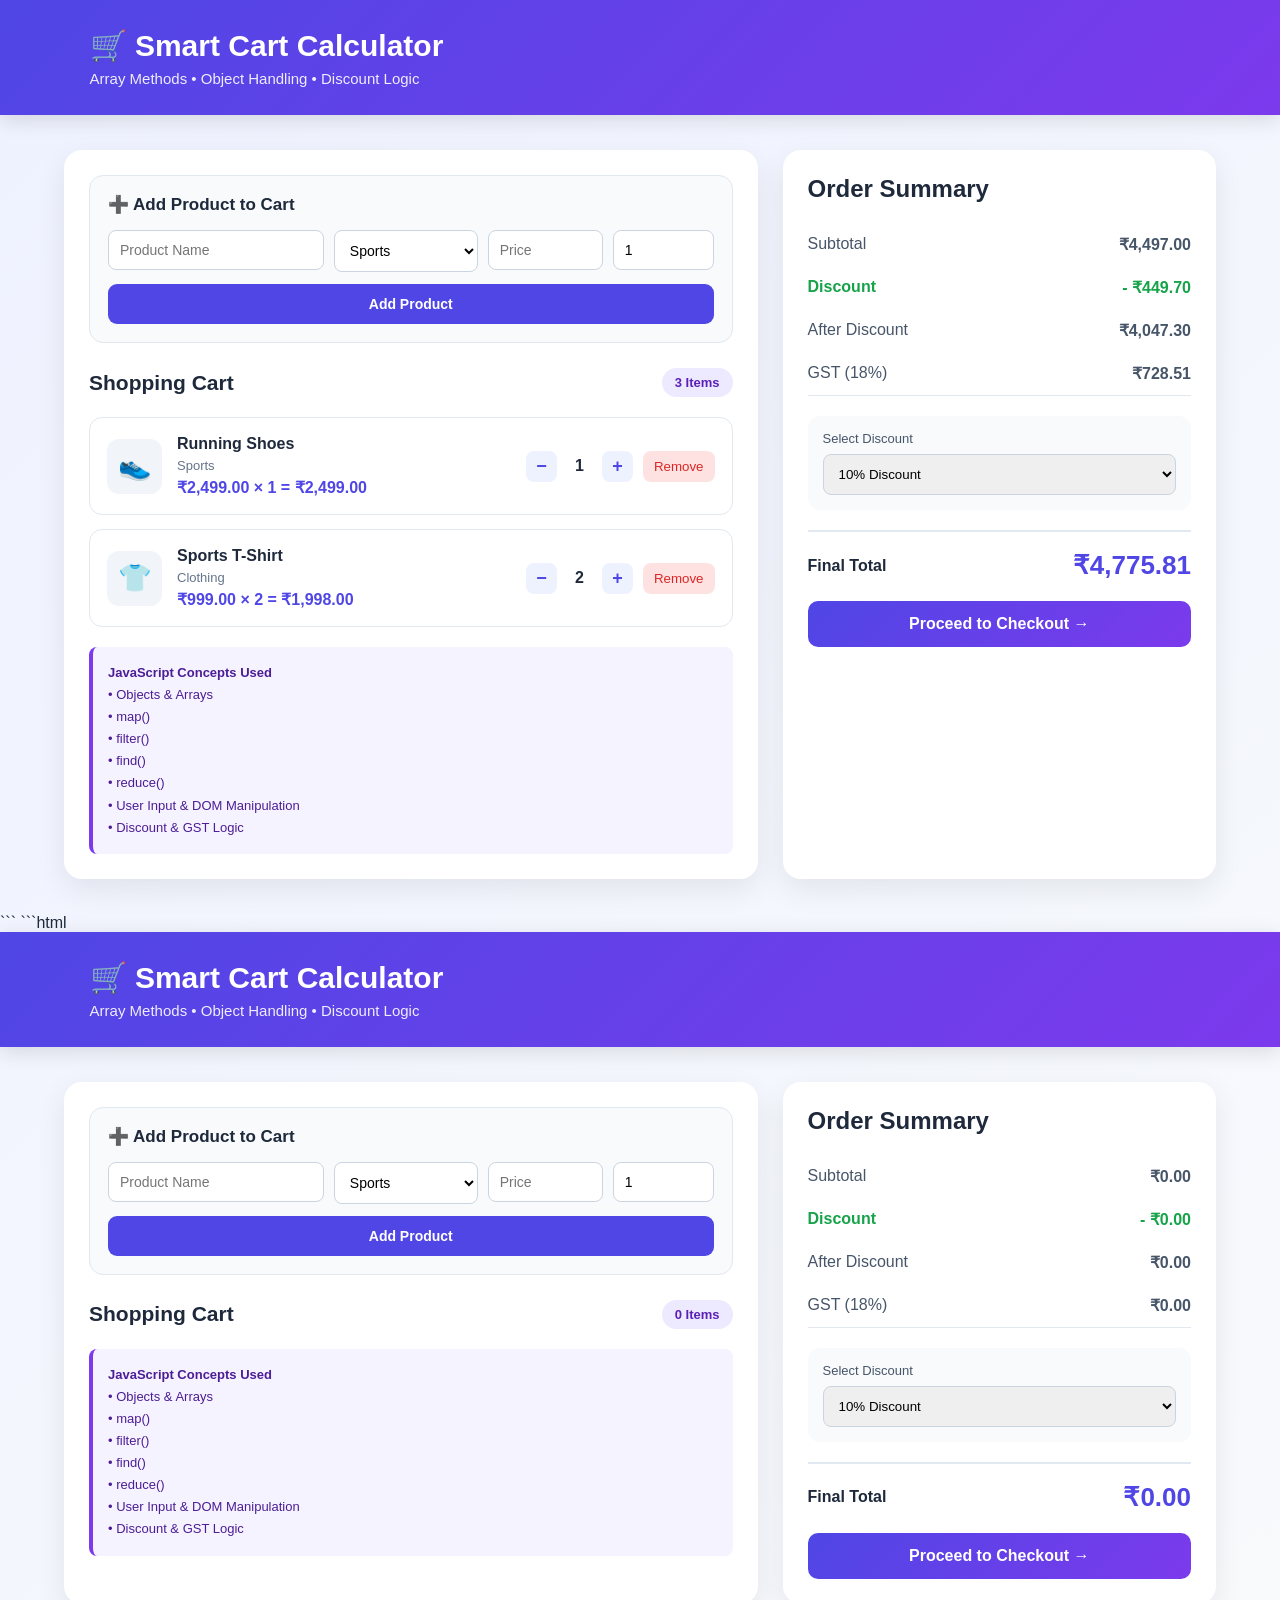
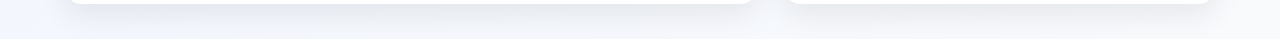
<file: EXPERIMENT/exp 5/index.html>
<!DOCTYPE html>
<html lang="en">

<head>

    <meta charset="UTF-8">

    <meta name="viewport"
          content="width=device-width, initial-scale=1.0">

    <title>Smart Cart Total Calculator</title>


    <!-- =========================
         CSS
    ========================== -->

    <style>

        * {
            margin: 0;
            padding: 0;
            box-sizing: border-box;
            font-family: Arial, Helvetica, sans-serif;
        }

        body {
            min-height: 100vh;
            background: linear-gradient(135deg, #eef2ff, #f8fafc);
            color: #1e293b;
        }


        /* =========================
           HEADER
        ========================== */

        .header {
            background: linear-gradient(135deg, #4f46e5, #7c3aed);
            color: white;
            padding: 28px 7%;
            box-shadow: 0 5px 20px rgba(0,0,0,0.12);
        }

        .header h1 {
            font-size: 30px;
            margin-bottom: 7px;
        }

        .header p {
            opacity: 0.9;
            font-size: 15px;
        }


        /* =========================
           MAIN CONTAINER
        ========================== */

        .container {
            width: 90%;
            max-width: 1200px;
            margin: 35px auto;

            display: grid;
            grid-template-columns: 1.6fr 1fr;
            gap: 25px;
        }


        /* =========================
           CARD
        ========================== */

        .card {
            background: white;
            border-radius: 18px;
            padding: 25px;

            box-shadow:
                0 10px 30px rgba(0,0,0,0.08);
        }


        /* =========================
           ADD PRODUCT
        ========================== */

        .add-product {
            background: #f8fafc;
            border: 1px solid #e2e8f0;

            padding: 18px;
            border-radius: 14px;

            margin-bottom: 25px;
        }

        .add-product h3 {
            margin-bottom: 15px;
            font-size: 17px;
        }

        .input-grid {
            display: grid;

            grid-template-columns:
                1.5fr
                1fr
                0.8fr
                0.7fr;

            gap: 10px;
        }

        .input-group input,
        .input-group select {

            width: 100%;

            padding: 11px;

            border: 1px solid #cbd5e1;

            border-radius: 8px;

            outline: none;

            font-size: 14px;

            background: white;
        }

        .input-group input:focus,
        .input-group select:focus {

            border-color: #6366f1;

            box-shadow:
                0 0 0 3px rgba(99,102,241,0.1);
        }

        .add-btn {

            margin-top: 12px;

            width: 100%;

            padding: 12px;

            border: none;

            border-radius: 9px;

            background: #4f46e5;

            color: white;

            font-size: 14px;

            font-weight: bold;

            cursor: pointer;

            transition: 0.2s;
        }

        .add-btn:hover {

            background: #4338ca;

            transform: translateY(-1px);
        }


        /* =========================
           TITLE
        ========================== */

        .title-row {

            display: flex;

            justify-content: space-between;

            align-items: center;

            margin-bottom: 20px;
        }

        .title-row h2 {

            font-size: 21px;
        }

        .item-count {

            background: #ede9fe;

            color: #5b21b6;

            padding: 7px 13px;

            border-radius: 20px;

            font-size: 13px;

            font-weight: bold;
        }


        /* =========================
           PRODUCT
        ========================== */

        .product {

            display: flex;

            align-items: center;

            justify-content: space-between;

            padding: 17px;

            margin-bottom: 14px;

            border: 1px solid #e2e8f0;

            border-radius: 13px;

            transition: 0.2s;
        }

        .product:hover {

            transform: translateY(-2px);

            border-color: #818cf8;

            box-shadow:
                0 5px 15px rgba(79,70,229,0.08);
        }

        .product-left {

            display: flex;

            align-items: center;

            gap: 15px;
        }

        .product-icon {

            width: 55px;
            height: 55px;

            display: flex;

            align-items: center;

            justify-content: center;

            background: #f1f5f9;

            border-radius: 12px;

            font-size: 27px;
        }

        .product-name {

            font-weight: bold;

            margin-bottom: 5px;
        }

        .category {

            color: #64748b;

            font-size: 13px;
        }

        .product-price {

            color: #4f46e5;

            font-weight: bold;

            margin-top: 5px;
        }


        /* =========================
           ACTIONS
        ========================== */

        .actions {

            display: flex;

            align-items: center;

            gap: 10px;
        }

        .qty-btn {

            width: 31px;
            height: 31px;

            border: none;

            border-radius: 8px;

            background: #eef2ff;

            color: #4f46e5;

            font-size: 18px;

            font-weight: bold;

            cursor: pointer;
        }

        .qty-btn:hover {

            background: #4f46e5;

            color: white;
        }

        .quantity {

            min-width: 25px;

            text-align: center;

            font-weight: bold;
        }

        .remove-btn {

            border: none;

            padding: 8px 11px;

            border-radius: 8px;

            background: #fee2e2;

            color: #dc2626;

            cursor: pointer;
        }

        .remove-btn:hover {

            background: #dc2626;

            color: white;
        }


        /* =========================
           SUMMARY
        ========================== */

        .summary h2 {

            margin-bottom: 20px;
        }

        .summary-row {

            display: flex;

            justify-content: space-between;

            padding: 12px 0;

            color: #475569;
        }

        .discount-row {

            color: #16a34a;

            font-weight: bold;
        }

        .gst-row {

            border-bottom: 1px solid #e2e8f0;
        }


        /* =========================
           DISCOUNT
        ========================== */

        .discount-section {

            margin: 20px 0;

            padding: 15px;

            background: #f8fafc;

            border-radius: 12px;
        }

        .discount-section label {

            display: block;

            margin-bottom: 8px;

            font-size: 13px;

            color: #475569;
        }

        .discount-section select {

            width: 100%;

            padding: 11px;

            border: 1px solid #cbd5e1;

            border-radius: 8px;

            cursor: pointer;

            outline: none;
        }


        /* =========================
           TOTAL
        ========================== */

        .total {

            display: flex;

            justify-content: space-between;

            align-items: center;

            border-top: 2px solid #e2e8f0;

            padding-top: 18px;

            margin-top: 10px;
        }

        .total-price {

            color: #4f46e5;

            font-size: 26px;

            font-weight: bold;
        }


        /* =========================
           CHECKOUT
        ========================== */

        .checkout {

            width: 100%;

            border: none;

            padding: 14px;

            margin-top: 20px;

            border-radius: 10px;

            background:
                linear-gradient(
                    135deg,
                    #4f46e5,
                    #7c3aed
                );

            color: white;

            font-size: 16px;

            font-weight: bold;

            cursor: pointer;

            transition: 0.2s;
        }

        .checkout:hover {

            transform: translateY(-2px);

            box-shadow:
                0 8px 18px rgba(79,70,229,0.25);
        }


        /* =========================
           INFO BOX
        ========================== */

        .info {

            margin-top: 20px;

            padding: 15px;

            background: #f5f3ff;

            border-left: 4px solid #7c3aed;

            border-radius: 8px;

            font-size: 13px;

            line-height: 1.7;

            color: #4c1d95;
        }


        /* =========================
           EMPTY CART
        ========================== */

        .empty {

            text-align: center;

            padding: 45px 20px;

            color: #64748b;
        }

        .empty-icon {

            font-size: 50px;

            margin-bottom: 10px;
        }


        /* =========================
           RESPONSIVE
        ========================== */

        @media(max-width: 850px) {

            .container {

                grid-template-columns: 1fr;
            }

            .input-grid {

                grid-template-columns: 1fr 1fr;
            }
        }


        @media(max-width: 600px) {

            .header h1 {

                font-size: 24px;
            }

            .input-grid {

                grid-template-columns: 1fr;
            }

            .product {

                flex-direction: column;

                align-items: flex-start;

                gap: 15px;
            }

            .actions {

                width: 100%;

                justify-content: flex-end;
            }
        }

    </style>

</head>


<body>


    <!-- =========================
         HEADER
    ========================== -->

    <header class="header">

        <h1>
            🛒 Smart Cart Calculator
        </h1>

        <p>
            Array Methods • Object Handling • Discount Logic
        </p>

    </header>



    <!-- =========================
         MAIN
    ========================== -->

    <main class="container">


        <!-- =====================
             LEFT CARD
        ====================== -->

        <section class="card">


            <!-- ADD PRODUCT -->

            <div class="add-product">

                <h3>
                    ➕ Add Product to Cart
                </h3>


                <div class="input-grid">


                    <!-- PRODUCT NAME -->

                    <div class="input-group">

                        <input
                            type="text"
                            id="productName"
                            placeholder="Product Name"
                        >

                    </div>


                    <!-- CATEGORY -->

                    <div class="input-group">

                        <select id="productCategory">

                            <option value="Sports">
                                Sports
                            </option>

                            <option value="Clothing">
                                Clothing
                            </option>

                            <option value="Electronics">
                                Electronics
                            </option>

                            <option value="Accessories">
                                Accessories
                            </option>

                            <option value="Fitness">
                                Fitness
                            </option>

                        </select>

                    </div>


                    <!-- PRICE -->

                    <div class="input-group">

                        <input
                            type="number"
                            id="productPrice"
                            placeholder="Price"
                            min="1"
                        >

                    </div>


                    <!-- QUANTITY -->

                    <div class="input-group">

                        <input
                            type="number"
                            id="productQuantity"
                            placeholder="Qty"
                            min="1"
                            value="1"
                        >

                    </div>

                </div>


                <button
                    class="add-btn"
                    id="addProductBtn">

                    Add Product

                </button>

            </div>



            <!-- CART TITLE -->

            <div class="title-row">

                <h2>
                    Shopping Cart
                </h2>

                <span
                    class="item-count"
                    id="itemCount">

                    0 Items

                </span>

            </div>


            <!-- CART -->

            <div id="cartList"></div>



            <!-- INFO -->

            <div class="info">

                <strong>
                    JavaScript Concepts Used
                </strong>

                <br>

                • Objects & Arrays

                <br>

                • map()

                <br>

                • filter()

                <br>

                • find()

                <br>

                • reduce()

                <br>

                • User Input & DOM Manipulation

                <br>

                • Discount & GST Logic

            </div>

        </section>



        <!-- =====================
             RIGHT CARD
        ====================== -->

        <section class="card summary">


            <h2>
                Order Summary
            </h2>


            <!-- SUBTOTAL -->

            <div class="summary-row">

                <span>
                    Subtotal
                </span>

                <strong id="subtotal">
                    ₹0.00
                </strong>

            </div>


            <!-- DISCOUNT -->

            <div class="summary-row discount-row">

                <span>
                    Discount
                </span>

                <strong id="discount">
                    - ₹0.00
                </strong>

            </div>


            <!-- AFTER DISCOUNT -->

            <div class="summary-row">

                <span>
                    After Discount
                </span>

                <strong id="afterDiscount">
                    ₹0.00
                </strong>

            </div>


            <!-- GST -->

            <div class="summary-row gst-row">

                <span>
                    GST (18%)
                </span>

                <strong id="gst">
                    ₹0.00
                </strong>

            </div>


            <!-- DISCOUNT SELECT -->

            <div class="discount-section">

                <label>
                    Select Discount
                </label>

                <select id="discountSelect">

                    <option value="0">
                        No Discount
                    </option>

                    <option value="5">
                        5% Discount
                    </option>

                    <option value="10" selected>
                        10% Discount
                    </option>

                    <option value="15">
                        15% Discount
                    </option>

                    <option value="20">
                        20% Discount
                    </option>

                </select>

            </div>


            <!-- FINAL TOTAL -->

            <div class="total">

                <strong>
                    Final Total
                </strong>

                <span
                    class="total-price"
                    id="finalTotal">

                    ₹0.00

                </span>

            </div>


            <!-- CHECKOUT -->

            <button
                class="checkout"
                id="checkoutBtn">

                Proceed to Checkout →

            </button>

        </section>

    </main>



    <!-- =========================
         JAVASCRIPT
    ========================== -->

    <script>


        // ==========================================
        // 1. PRODUCTS ARRAY
        // ==========================================

        const products = [

            {
                id: 1,
                name: "Running Shoes",
                category: "Sports",
                price: 2499,
                emoji: "👟"
            },

            {
                id: 2,
                name: "Sports T-Shirt",
                category: "Clothing",
                price: 999,
                emoji: "👕"
            },

            {
                id: 3,
                name: "Fitness Watch",
                category: "Electronics",
                price: 3499,
                emoji: "⌚"
            },

            {
                id: 4,
                name: "Gym Bag",
                category: "Accessories",
                price: 1299,
                emoji: "🎒"
            }

        ];



        // ==========================================
        // 2. CART ARRAY
        // ==========================================

        let cart = [

            {
                productId: 1,
                quantity: 1
            },

            {
                productId: 2,
                quantity: 2
            }

        ];



        // ==========================================
        // 3. SETTINGS
        // ==========================================

        let discountPercentage = 10;

        const GST_RATE = 18;



        // ==========================================
        // 4. FORMAT CURRENCY
        // ==========================================

        function formatCurrency(amount) {

            return "₹" +

                amount.toLocaleString(
                    "en-IN",
                    {
                        minimumFractionDigits: 2,
                        maximumFractionDigits: 2
                    }
                );

        }



        // ==========================================
        // 5. FIND PRODUCT
        // ARRAY METHOD: find()
        // ==========================================

        function findProduct(productId) {

            return products.find(product => {

                return product.id === productId;

            });

        }



        // ==========================================
        // 6. CALCULATE TOTAL ITEMS
        // ARRAY METHOD: reduce()
        // ==========================================

        function calculateTotalItems() {

            return cart.reduce(

                (total, item) => {

                    return total + item.quantity;

                },

                0

            );

        }



        // ==========================================
        // 7. CALCULATE SUBTOTAL
        // ARRAY METHOD: reduce()
        // ==========================================

        function calculateSubtotal() {

            return cart.reduce(

                (total, item) => {

                    const product =
                        findProduct(item.productId);


                    if (!product) {

                        return total;

                    }


                    return total +

                        product.price *
                        item.quantity;

                },

                0

            );

        }



        // ==========================================
        // 8. CALCULATE DISCOUNT
        // ==========================================

        function calculateDiscount(subtotal) {

            return (

                subtotal *
                discountPercentage /
                100

            );

        }



        // ==========================================
        // 9. GET CATEGORY EMOJI
        // ==========================================

        function getCategoryEmoji(category) {

            const emojiMap = {

                Sports: "🏃",

                Clothing: "👕",

                Electronics: "⌚",

                Accessories: "🎒",

                Fitness: "💪"

            };


            return emojiMap[category] || "📦";

        }



        // ==========================================
        // 10. RENDER CART
        // ARRAY METHODS: filter() + map()
        // ==========================================

        function renderCart() {

            const cartList =
                document.getElementById("cartList");


            // FILTER METHOD

            const validCart = cart.filter(item => {

                return (

                    item.quantity > 0 &&

                    findProduct(item.productId)

                );

            });



            // EMPTY CART

            if (validCart.length === 0) {

                cartList.innerHTML = `

                    <div class="empty">

                        <div class="empty-icon">
                            🛒
                        </div>

                        <h3>
                            Your cart is empty
                        </h3>

                        <p>
                            Add products to your cart.
                        </p>

                    </div>

                `;


                updateSummary();

                return;

            }



            // MAP METHOD

            cartList.innerHTML =

                validCart.map(item => {


                    const product =
                        findProduct(item.productId);


                    const itemTotal =
                        product.price *
                        item.quantity;


                    return `

                        <div class="product">


                            <div class="product-left">


                                <div class="product-icon">

                                    ${product.emoji}

                                </div>


                                <div>

                                    <div class="product-name">

                                        ${product.name}

                                    </div>


                                    <div class="category">

                                        ${product.category}

                                    </div>


                                    <div class="product-price">

                                        ${formatCurrency(product.price)}

                                        × ${item.quantity}

                                        =

                                        ${formatCurrency(itemTotal)}

                                    </div>

                                </div>


                            </div>



                            <div class="actions">


                                <button
                                    class="qty-btn"
                                    onclick="
                                        changeQuantity(
                                            ${product.id},
                                            -1
                                        )
                                    ">

                                    −

                                </button>


                                <span class="quantity">

                                    ${item.quantity}

                                </span>


                                <button
                                    class="qty-btn"
                                    onclick="
                                        changeQuantity(
                                            ${product.id},
                                            1
                                        )
                                    ">

                                    +

                                </button>


                                <button
                                    class="remove-btn"
                                    onclick="
                                        removeItem(
                                            ${product.id}
                                        )
                                    ">

                                    Remove

                                </button>


                            </div>


                        </div>

                    `;

                }).join("");


            updateSummary();

        }



        // ==========================================
        // 11. CHANGE QUANTITY
        // ==========================================

        function changeQuantity(productId, change) {


            const cartItem = cart.find(item => {

                return item.productId === productId;

            });


            if (!cartItem) {

                return;

            }


            cartItem.quantity += change;


            // Remove if quantity becomes 0

            if (cartItem.quantity <= 0) {

                cart = cart.filter(item => {

                    return item.productId !== productId;

                });

            }


            renderCart();

        }



        // ==========================================
        // 12. REMOVE ITEM
        // ARRAY METHOD: filter()
        // ==========================================

        function removeItem(productId) {

            cart = cart.filter(item => {

                return item.productId !== productId;

            });


            renderCart();

        }



        // ==========================================
        // 13. ADD PRODUCT FROM USER INPUT
        // ==========================================

        function addProduct() {


            // GET INPUT VALUES

            const nameInput =
                document.getElementById("productName");

            const categoryInput =
                document.getElementById("productCategory");

            const priceInput =
                document.getElementById("productPrice");

            const quantityInput =
                document.getElementById("productQuantity");


            const name =
                nameInput.value.trim();

            const category =
                categoryInput.value;

            const price =
                Number(priceInput.value);

            const quantity =
                Number(quantityInput.value);



            // ======================================
            // INPUT VALIDATION
            // ======================================

            if (name === "") {

                alert(
                    "Please enter product name."
                );

                nameInput.focus();

                return;

            }


            if (
                price <= 0 ||
                isNaN(price)
            ) {

                alert(
                    "Please enter a valid price."
                );

                priceInput.focus();

                return;

            }


            if (
                quantity <= 0 ||
                isNaN(quantity)
            ) {

                alert(
                    "Please enter a valid quantity."
                );

                quantityInput.focus();

                return;

            }



            // ======================================
            // CREATE PRODUCT OBJECT
            // ======================================

            const newProduct = {

                id: Date.now(),

                name: name,

                category: category,

                price: price,

                emoji:
                    getCategoryEmoji(category)

            };



            // ADD TO PRODUCTS ARRAY

            products.push(newProduct);



            // ADD TO CART

            cart.push({

                productId: newProduct.id,

                quantity: quantity

            });



            // ======================================
            // CLEAR INPUTS
            // ======================================

            nameInput.value = "";

            priceInput.value = "";

            quantityInput.value = 1;



            // UPDATE CART

            renderCart();

        }



        // ==========================================
        // 14. UPDATE ORDER SUMMARY
        // ==========================================

        function updateSummary() {


            const totalItems =
                calculateTotalItems();


            const subtotal =
                calculateSubtotal();


            const discount =
                calculateDiscount(subtotal);


            const afterDiscount =
                subtotal - discount;


            const gst =
                afterDiscount *
                GST_RATE /
                100;


            const finalTotal =
                afterDiscount + gst;



            // ITEM COUNT

            document.getElementById(
                "itemCount"
            ).textContent =

                `${totalItems} ${
                    totalItems === 1
                        ? "Item"
                        : "Items"
                }`;



            // SUBTOTAL

            document.getElementById(
                "subtotal"
            ).textContent =

                formatCurrency(subtotal);



            // DISCOUNT

            document.getElementById(
                "discount"
            ).textContent =

                "- " +
                formatCurrency(discount);



            // AFTER DISCOUNT

            document.getElementById(
                "afterDiscount"
            ).textContent =

                formatCurrency(afterDiscount);



            // GST

            document.getElementById(
                "gst"
            ).textContent =

                formatCurrency(gst);



            // FINAL TOTAL

            document.getElementById(
                "finalTotal"
            ).textContent =

                formatCurrency(finalTotal);

        }



        // ==========================================
        // 15. DISCOUNT EVENT
        // ==========================================

        document.getElementById(
            "discountSelect"
        ).addEventListener(

            "change",

            function () {

                discountPercentage =
                    Number(this.value);

                updateSummary();

            }

        );



        // ==========================================
        // 16. ADD PRODUCT BUTTON EVENT
        // ==========================================

        document.getElementById(
            "addProductBtn"
        ).addEventListener(

            "click",

            addProduct

        );



        // ==========================================
        // 17. ENTER KEY SUPPORT
        // ==========================================

        document.addEventListener(

            "keydown",

            function(event) {

                if (
                    event.key === "Enter" &&
                    document.activeElement.tagName === "INPUT"
                ) {

                    addProduct();

                }

            }

        );



        // ==========================================
        // 18. CHECKOUT
        // ==========================================

        document.getElementById(
            "checkoutBtn"
        ).addEventListener(

            "click",

            function() {


                const subtotal =
                    calculateSubtotal();


                if (subtotal === 0) {

                    alert(
                        "Your cart is empty! Please add products."
                    );

                    return;

                }


                const finalTotal =
                    document.getElementById(
                        "finalTotal"
                    ).textContent;


                alert(

                    "🎉 Order Placed Successfully!\n\n" +

                    "Total Items: " +

                    calculateTotalItems() +

                    "\n\nTotal Payable: " +

                    finalTotal

                );

            }

        );



        // ==========================================
        // 19. INITIAL RENDER
        // ==========================================

        renderCart();


    </script>

</body>

</html>
```

```html
<!DOCTYPE html>
<html lang="en">

<head>

    <meta charset="UTF-8">

    <meta name="viewport"
          content="width=device-width, initial-scale=1.0">

    <title>Smart Cart Total Calculator</title>


    <!-- =========================
         CSS
    ========================== -->

    <style>

        * {
            margin: 0;
            padding: 0;
            box-sizing: border-box;
            font-family: Arial, Helvetica, sans-serif;
        }

        body {
            min-height: 100vh;
            background: linear-gradient(135deg, #eef2ff, #f8fafc);
            color: #1e293b;
        }


        /* =========================
           HEADER
        ========================== */

        .header {
            background: linear-gradient(135deg, #4f46e5, #7c3aed);
            color: white;
            padding: 28px 7%;
            box-shadow: 0 5px 20px rgba(0,0,0,0.12);
        }

        .header h1 {
            font-size: 30px;
            margin-bottom: 7px;
        }

        .header p {
            opacity: 0.9;
            font-size: 15px;
        }


        /* =========================
           MAIN CONTAINER
        ========================== */

        .container {
            width: 90%;
            max-width: 1200px;
            margin: 35px auto;

            display: grid;
            grid-template-columns: 1.6fr 1fr;
            gap: 25px;
        }


        /* =========================
           CARD
        ========================== */

        .card {
            background: white;
            border-radius: 18px;
            padding: 25px;

            box-shadow:
                0 10px 30px rgba(0,0,0,0.08);
        }


        /* =========================
           ADD PRODUCT
        ========================== */

        .add-product {
            background: #f8fafc;
            border: 1px solid #e2e8f0;

            padding: 18px;
            border-radius: 14px;

            margin-bottom: 25px;
        }

        .add-product h3 {
            margin-bottom: 15px;
            font-size: 17px;
        }

        .input-grid {
            display: grid;

            grid-template-columns:
                1.5fr
                1fr
                0.8fr
                0.7fr;

            gap: 10px;
        }

        .input-group input,
        .input-group select {

            width: 100%;

            padding: 11px;

            border: 1px solid #cbd5e1;

            border-radius: 8px;

            outline: none;

            font-size: 14px;

            background: white;
        }

        .input-group input:focus,
        .input-group select:focus {

            border-color: #6366f1;

            box-shadow:
                0 0 0 3px rgba(99,102,241,0.1);
        }

        .add-btn {

            margin-top: 12px;

            width: 100%;

            padding: 12px;

            border: none;

            border-radius: 9px;

            background: #4f46e5;

            color: white;

            font-size: 14px;

            font-weight: bold;

            cursor: pointer;

            transition: 0.2s;
        }

        .add-btn:hover {

            background: #4338ca;

            transform: translateY(-1px);
        }


        /* =========================
           TITLE
        ========================== */

        .title-row {

            display: flex;

            justify-content: space-between;

            align-items: center;

            margin-bottom: 20px;
        }

        .title-row h2 {

            font-size: 21px;
        }

        .item-count {

            background: #ede9fe;

            color: #5b21b6;

            padding: 7px 13px;

            border-radius: 20px;

            font-size: 13px;

            font-weight: bold;
        }


        /* =========================
           PRODUCT
        ========================== */

        .product {

            display: flex;

            align-items: center;

            justify-content: space-between;

            padding: 17px;

            margin-bottom: 14px;

            border: 1px solid #e2e8f0;

            border-radius: 13px;

            transition: 0.2s;
        }

        .product:hover {

            transform: translateY(-2px);

            border-color: #818cf8;

            box-shadow:
                0 5px 15px rgba(79,70,229,0.08);
        }

        .product-left {

            display: flex;

            align-items: center;

            gap: 15px;
        }

        .product-icon {

            width: 55px;
            height: 55px;

            display: flex;

            align-items: center;

            justify-content: center;

            background: #f1f5f9;

            border-radius: 12px;

            font-size: 27px;
        }

        .product-name {

            font-weight: bold;

            margin-bottom: 5px;
        }

        .category {

            color: #64748b;

            font-size: 13px;
        }

        .product-price {

            color: #4f46e5;

            font-weight: bold;

            margin-top: 5px;
        }


        /* =========================
           ACTIONS
        ========================== */

        .actions {

            display: flex;

            align-items: center;

            gap: 10px;
        }

        .qty-btn {

            width: 31px;
            height: 31px;

            border: none;

            border-radius: 8px;

            background: #eef2ff;

            color: #4f46e5;

            font-size: 18px;

            font-weight: bold;

            cursor: pointer;
        }

        .qty-btn:hover {

            background: #4f46e5;

            color: white;
        }

        .quantity {

            min-width: 25px;

            text-align: center;

            font-weight: bold;
        }

        .remove-btn {

            border: none;

            padding: 8px 11px;

            border-radius: 8px;

            background: #fee2e2;

            color: #dc2626;

            cursor: pointer;
        }

        .remove-btn:hover {

            background: #dc2626;

            color: white;
        }


        /* =========================
           SUMMARY
        ========================== */

        .summary h2 {

            margin-bottom: 20px;
        }

        .summary-row {

            display: flex;

            justify-content: space-between;

            padding: 12px 0;

            color: #475569;
        }

        .discount-row {

            color: #16a34a;

            font-weight: bold;
        }

        .gst-row {

            border-bottom: 1px solid #e2e8f0;
        }


        /* =========================
           DISCOUNT
        ========================== */

        .discount-section {

            margin: 20px 0;

            padding: 15px;

            background: #f8fafc;

            border-radius: 12px;
        }

        .discount-section label {

            display: block;

            margin-bottom: 8px;

            font-size: 13px;

            color: #475569;
        }

        .discount-section select {

            width: 100%;

            padding: 11px;

            border: 1px solid #cbd5e1;

            border-radius: 8px;

            cursor: pointer;

            outline: none;
        }


        /* =========================
           TOTAL
        ========================== */

        .total {

            display: flex;

            justify-content: space-between;

            align-items: center;

            border-top: 2px solid #e2e8f0;

            padding-top: 18px;

            margin-top: 10px;
        }

        .total-price {

            color: #4f46e5;

            font-size: 26px;

            font-weight: bold;
        }


        /* =========================
           CHECKOUT
        ========================== */

        .checkout {

            width: 100%;

            border: none;

            padding: 14px;

            margin-top: 20px;

            border-radius: 10px;

            background:
                linear-gradient(
                    135deg,
                    #4f46e5,
                    #7c3aed
                );

            color: white;

            font-size: 16px;

            font-weight: bold;

            cursor: pointer;

            transition: 0.2s;
        }

        .checkout:hover {

            transform: translateY(-2px);

            box-shadow:
                0 8px 18px rgba(79,70,229,0.25);
        }


        /* =========================
           INFO BOX
        ========================== */

        .info {

            margin-top: 20px;

            padding: 15px;

            background: #f5f3ff;

            border-left: 4px solid #7c3aed;

            border-radius: 8px;

            font-size: 13px;

            line-height: 1.7;

            color: #4c1d95;
        }


        /* =========================
           EMPTY CART
        ========================== */

        .empty {

            text-align: center;

            padding: 45px 20px;

            color: #64748b;
        }

        .empty-icon {

            font-size: 50px;

            margin-bottom: 10px;
        }


        /* =========================
           RESPONSIVE
        ========================== */

        @media(max-width: 850px) {

            .container {

                grid-template-columns: 1fr;
            }

            .input-grid {

                grid-template-columns: 1fr 1fr;
            }
        }


        @media(max-width: 600px) {

            .header h1 {

                font-size: 24px;
            }

            .input-grid {

                grid-template-columns: 1fr;
            }

            .product {

                flex-direction: column;

                align-items: flex-start;

                gap: 15px;
            }

            .actions {

                width: 100%;

                justify-content: flex-end;
            }
        }

    </style>

</head>


<body>


    <!-- =========================
         HEADER
    ========================== -->

    <header class="header">

        <h1>
            🛒 Smart Cart Calculator
        </h1>

        <p>
            Array Methods • Object Handling • Discount Logic
        </p>

    </header>



    <!-- =========================
         MAIN
    ========================== -->

    <main class="container">


        <!-- =====================
             LEFT CARD
        ====================== -->

        <section class="card">


            <!-- ADD PRODUCT -->

            <div class="add-product">

                <h3>
                    ➕ Add Product to Cart
                </h3>


                <div class="input-grid">


                    <!-- PRODUCT NAME -->

                    <div class="input-group">

                        <input
                            type="text"
                            id="productName"
                            placeholder="Product Name"
                        >

                    </div>


                    <!-- CATEGORY -->

                    <div class="input-group">

                        <select id="productCategory">

                            <option value="Sports">
                                Sports
                            </option>

                            <option value="Clothing">
                                Clothing
                            </option>

                            <option value="Electronics">
                                Electronics
                            </option>

                            <option value="Accessories">
                                Accessories
                            </option>

                            <option value="Fitness">
                                Fitness
                            </option>

                        </select>

                    </div>


                    <!-- PRICE -->

                    <div class="input-group">

                        <input
                            type="number"
                            id="productPrice"
                            placeholder="Price"
                            min="1"
                        >

                    </div>


                    <!-- QUANTITY -->

                    <div class="input-group">

                        <input
                            type="number"
                            id="productQuantity"
                            placeholder="Qty"
                            min="1"
                            value="1"
                        >

                    </div>

                </div>


                <button
                    class="add-btn"
                    id="addProductBtn">

                    Add Product

                </button>

            </div>



            <!-- CART TITLE -->

            <div class="title-row">

                <h2>
                    Shopping Cart
                </h2>

                <span
                    class="item-count"
                    id="itemCount">

                    0 Items

                </span>

            </div>


            <!-- CART -->

            <div id="cartList"></div>



            <!-- INFO -->

            <div class="info">

                <strong>
                    JavaScript Concepts Used
                </strong>

                <br>

                • Objects & Arrays

                <br>

                • map()

                <br>

                • filter()

                <br>

                • find()

                <br>

                • reduce()

                <br>

                • User Input & DOM Manipulation

                <br>

                • Discount & GST Logic

            </div>

        </section>



        <!-- =====================
             RIGHT CARD
        ====================== -->

        <section class="card summary">


            <h2>
                Order Summary
            </h2>


            <!-- SUBTOTAL -->

            <div class="summary-row">

                <span>
                    Subtotal
                </span>

                <strong id="subtotal">
                    ₹0.00
                </strong>

            </div>


            <!-- DISCOUNT -->

            <div class="summary-row discount-row">

                <span>
                    Discount
                </span>

                <strong id="discount">
                    - ₹0.00
                </strong>

            </div>


            <!-- AFTER DISCOUNT -->

            <div class="summary-row">

                <span>
                    After Discount
                </span>

                <strong id="afterDiscount">
                    ₹0.00
                </strong>

            </div>


            <!-- GST -->

            <div class="summary-row gst-row">

                <span>
                    GST (18%)
                </span>

                <strong id="gst">
                    ₹0.00
                </strong>

            </div>


            <!-- DISCOUNT SELECT -->

            <div class="discount-section">

                <label>
                    Select Discount
                </label>

                <select id="discountSelect">

                    <option value="0">
                        No Discount
                    </option>

                    <option value="5">
                        5% Discount
                    </option>

                    <option value="10" selected>
                        10% Discount
                    </option>

                    <option value="15">
                        15% Discount
                    </option>

                    <option value="20">
                        20% Discount
                    </option>

                </select>

            </div>


            <!-- FINAL TOTAL -->

            <div class="total">

                <strong>
                    Final Total
                </strong>

                <span
                    class="total-price"
                    id="finalTotal">

                    ₹0.00

                </span>

            </div>


            <!-- CHECKOUT -->

            <button
                class="checkout"
                id="checkoutBtn">

                Proceed to Checkout →

            </button>

        </section>

    </main>



    <!-- =========================
         JAVASCRIPT
    ========================== -->

    <script>


        // ==========================================
        // 1. PRODUCTS ARRAY
        // ==========================================

        const products = [

            {
                id: 1,
                name: "Running Shoes",
                category: "Sports",
                price: 2499,
                emoji: "👟"
            },

            {
                id: 2,
                name: "Sports T-Shirt",
                category: "Clothing",
                price: 999,
                emoji: "👕"
            },

            {
                id: 3,
                name: "Fitness Watch",
                category: "Electronics",
                price: 3499,
                emoji: "⌚"
            },

            {
                id: 4,
                name: "Gym Bag",
                category: "Accessories",
                price: 1299,
                emoji: "🎒"
            }

        ];



        // ==========================================
        // 2. CART ARRAY
        // ==========================================

        let cart = [

            {
                productId: 1,
                quantity: 1
            },

            {
                productId: 2,
                quantity: 2
            }

        ];



        // ==========================================
        // 3. SETTINGS
        // ==========================================

        let discountPercentage = 10;

        const GST_RATE = 18;



        // ==========================================
        // 4. FORMAT CURRENCY
        // ==========================================

        function formatCurrency(amount) {

            return "₹" +

                amount.toLocaleString(
                    "en-IN",
                    {
                        minimumFractionDigits: 2,
                        maximumFractionDigits: 2
                    }
                );

        }



        // ==========================================
        // 5. FIND PRODUCT
        // ARRAY METHOD: find()
        // ==========================================

        function findProduct(productId) {

            return products.find(product => {

                return product.id === productId;

            });

        }



        // ==========================================
        // 6. CALCULATE TOTAL ITEMS
        // ARRAY METHOD: reduce()
        // ==========================================

        function calculateTotalItems() {

            return cart.reduce(

                (total, item) => {

                    return total + item.quantity;

                },

                0

            );

        }



        // ==========================================
        // 7. CALCULATE SUBTOTAL
        // ARRAY METHOD: reduce()
        // ==========================================

        function calculateSubtotal() {

            return cart.reduce(

                (total, item) => {

                    const product =
                        findProduct(item.productId);


                    if (!product) {

                        return total;

                    }


                    return total +

                        product.price *
                        item.quantity;

                },

                0

            );

        }



        // ==========================================
        // 8. CALCULATE DISCOUNT
        // ==========================================

        function calculateDiscount(subtotal) {

            return (

                subtotal *
                discountPercentage /
                100

            );

        }



        // ==========================================
        // 9. GET CATEGORY EMOJI
        // ==========================================

        function getCategoryEmoji(category) {

            const emojiMap = {

                Sports: "🏃",

                Clothing: "👕",

                Electronics: "⌚",

                Accessories: "🎒",

                Fitness: "💪"

            };


            return emojiMap[category] || "📦";

        }



        // ==========================================
        // 10. RENDER CART
        // ARRAY METHODS: filter() + map()
        // ==========================================

        function renderCart() {

            const cartList =
                document.getElementById("cartList");


            // FILTER METHOD

            const validCart = cart.filter(item => {

                return (

                    item.quantity > 0 &&

                    findProduct(item.productId)

                );

            });



            // EMPTY CART

            if (validCart.length === 0) {

                cartList.innerHTML = `

                    <div class="empty">

                        <div class="empty-icon">
                            🛒
                        </div>

                        <h3>
                            Your cart is empty
                        </h3>

                        <p>
                            Add products to your cart.
                        </p>

                    </div>

                `;


                updateSummary();

                return;

            }



            // MAP METHOD

            cartList.innerHTML =

                validCart.map(item => {


                    const product =
                        findProduct(item.productId);


                    const itemTotal =
                        product.price *
                        item.quantity;


                    return `

                        <div class="product">


                            <div class="product-left">


                                <div class="product-icon">

                                    ${product.emoji}

                                </div>


                                <div>

                                    <div class="product-name">

                                        ${product.name}

                                    </div>


                                    <div class="category">

                                        ${product.category}

                                    </div>


                                    <div class="product-price">

                                        ${formatCurrency(product.price)}

                                        × ${item.quantity}

                                        =

                                        ${formatCurrency(itemTotal)}

                                    </div>

                                </div>


                            </div>



                            <div class="actions">


                                <button
                                    class="qty-btn"
                                    onclick="
                                        changeQuantity(
                                            ${product.id},
                                            -1
                                        )
                                    ">

                                    −

                                </button>


                                <span class="quantity">

                                    ${item.quantity}

                                </span>


                                <button
                                    class="qty-btn"
                                    onclick="
                                        changeQuantity(
                                            ${product.id},
                                            1
                                        )
                                    ">

                                    +

                                </button>


                                <button
                                    class="remove-btn"
                                    onclick="
                                        removeItem(
                                            ${product.id}
                                        )
                                    ">

                                    Remove

                                </button>


                            </div>


                        </div>

                    `;

                }).join("");


            updateSummary();

        }



        // ==========================================
        // 11. CHANGE QUANTITY
        // ==========================================

        function changeQuantity(productId, change) {


            const cartItem = cart.find(item => {

                return item.productId === productId;

            });


            if (!cartItem) {

                return;

            }


            cartItem.quantity += change;


            // Remove if quantity becomes 0

            if (cartItem.quantity <= 0) {

                cart = cart.filter(item => {

                    return item.productId !== productId;

                });

            }


            renderCart();

        }



        // ==========================================
        // 12. REMOVE ITEM
        // ARRAY METHOD: filter()
        // ==========================================

        function removeItem(productId) {

            cart = cart.filter(item => {

                return item.productId !== productId;

            });


            renderCart();

        }



        // ==========================================
        // 13. ADD PRODUCT FROM USER INPUT
        // ==========================================

        function addProduct() {


            // GET INPUT VALUES

            const nameInput =
                document.getElementById("productName");

            const categoryInput =
                document.getElementById("productCategory");

            const priceInput =
                document.getElementById("productPrice");

            const quantityInput =
                document.getElementById("productQuantity");


            const name =
                nameInput.value.trim();

            const category =
                categoryInput.value;

            const price =
                Number(priceInput.value);

            const quantity =
                Number(quantityInput.value);



            // ======================================
            // INPUT VALIDATION
            // ======================================

            if (name === "") {

                alert(
                    "Please enter product name."
                );

                nameInput.focus();

                return;

            }


            if (
                price <= 0 ||
                isNaN(price)
            ) {

                alert(
                    "Please enter a valid price."
                );

                priceInput.focus();

                return;

            }


            if (
                quantity <= 0 ||
                isNaN(quantity)
            ) {

                alert(
                    "Please enter a valid quantity."
                );

                quantityInput.focus();

                return;

            }



            // ======================================
            // CREATE PRODUCT OBJECT
            // ======================================

            const newProduct = {

                id: Date.now(),

                name: name,

                category: category,

                price: price,

                emoji:
                    getCategoryEmoji(category)

            };



            // ADD TO PRODUCTS ARRAY

            products.push(newProduct);



            // ADD TO CART

            cart.push({

                productId: newProduct.id,

                quantity: quantity

            });



            // ======================================
            // CLEAR INPUTS
            // ======================================

            nameInput.value = "";

            priceInput.value = "";

            quantityInput.value = 1;



            // UPDATE CART

            renderCart();

        }



        // ==========================================
        // 14. UPDATE ORDER SUMMARY
        // ==========================================

        function updateSummary() {


            const totalItems =
                calculateTotalItems();


            const subtotal =
                calculateSubtotal();


            const discount =
                calculateDiscount(subtotal);


            const afterDiscount =
                subtotal - discount;


            const gst =
                afterDiscount *
                GST_RATE /
                100;


            const finalTotal =
                afterDiscount + gst;



            // ITEM COUNT

            document.getElementById(
                "itemCount"
            ).textContent =

                `${totalItems} ${
                    totalItems === 1
                        ? "Item"
                        : "Items"
                }`;



            // SUBTOTAL

            document.getElementById(
                "subtotal"
            ).textContent =

                formatCurrency(subtotal);



            // DISCOUNT

            document.getElementById(
                "discount"
            ).textContent =

                "- " +
                formatCurrency(discount);



            // AFTER DISCOUNT

            document.getElementById(
                "afterDiscount"
            ).textContent =

                formatCurrency(afterDiscount);



            // GST

            document.getElementById(
                "gst"
            ).textContent =

                formatCurrency(gst);



            // FINAL TOTAL

            document.getElementById(
                "finalTotal"
            ).textContent =

                formatCurrency(finalTotal);

        }



        // ==========================================
        // 15. DISCOUNT EVENT
        // ==========================================

        document.getElementById(
            "discountSelect"
        ).addEventListener(

            "change",

            function () {

                discountPercentage =
                    Number(this.value);

                updateSummary();

            }

        );



        // ==========================================
        // 16. ADD PRODUCT BUTTON EVENT
        // ==========================================

        document.getElementById(
            "addProductBtn"
        ).addEventListener(

            "click",

            addProduct

        );



        // ==========================================
        // 17. ENTER KEY SUPPORT
        // ==========================================

        document.addEventListener(

            "keydown",

            function(event) {

                if (
                    event.key === "Enter" &&
                    document.activeElement.tagName === "INPUT"
                ) {

                    addProduct();

                }

            }

        );



        // ==========================================
        // 18. CHECKOUT
        // ==========================================

        document.getElementById(
            "checkoutBtn"
        ).addEventListener(

            "click",

            function() {


                const subtotal =
                    calculateSubtotal();


                if (subtotal === 0) {

                    alert(
                        "Your cart is empty! Please add products."
                    );

                    return;

                }


                const finalTotal =
                    document.getElementById(
                        "finalTotal"
                    ).textContent;


                alert(

                    "🎉 Order Placed Successfully!\n\n" +

                    "Total Items: " +

                    calculateTotalItems() +

                    "\n\nTotal Payable: " +

                    finalTotal

                );

            }

        );



        // ==========================================
        // 19. INITIAL RENDER
        // ==========================================

        renderCart();


    </script>

</body>

</html>
</file>
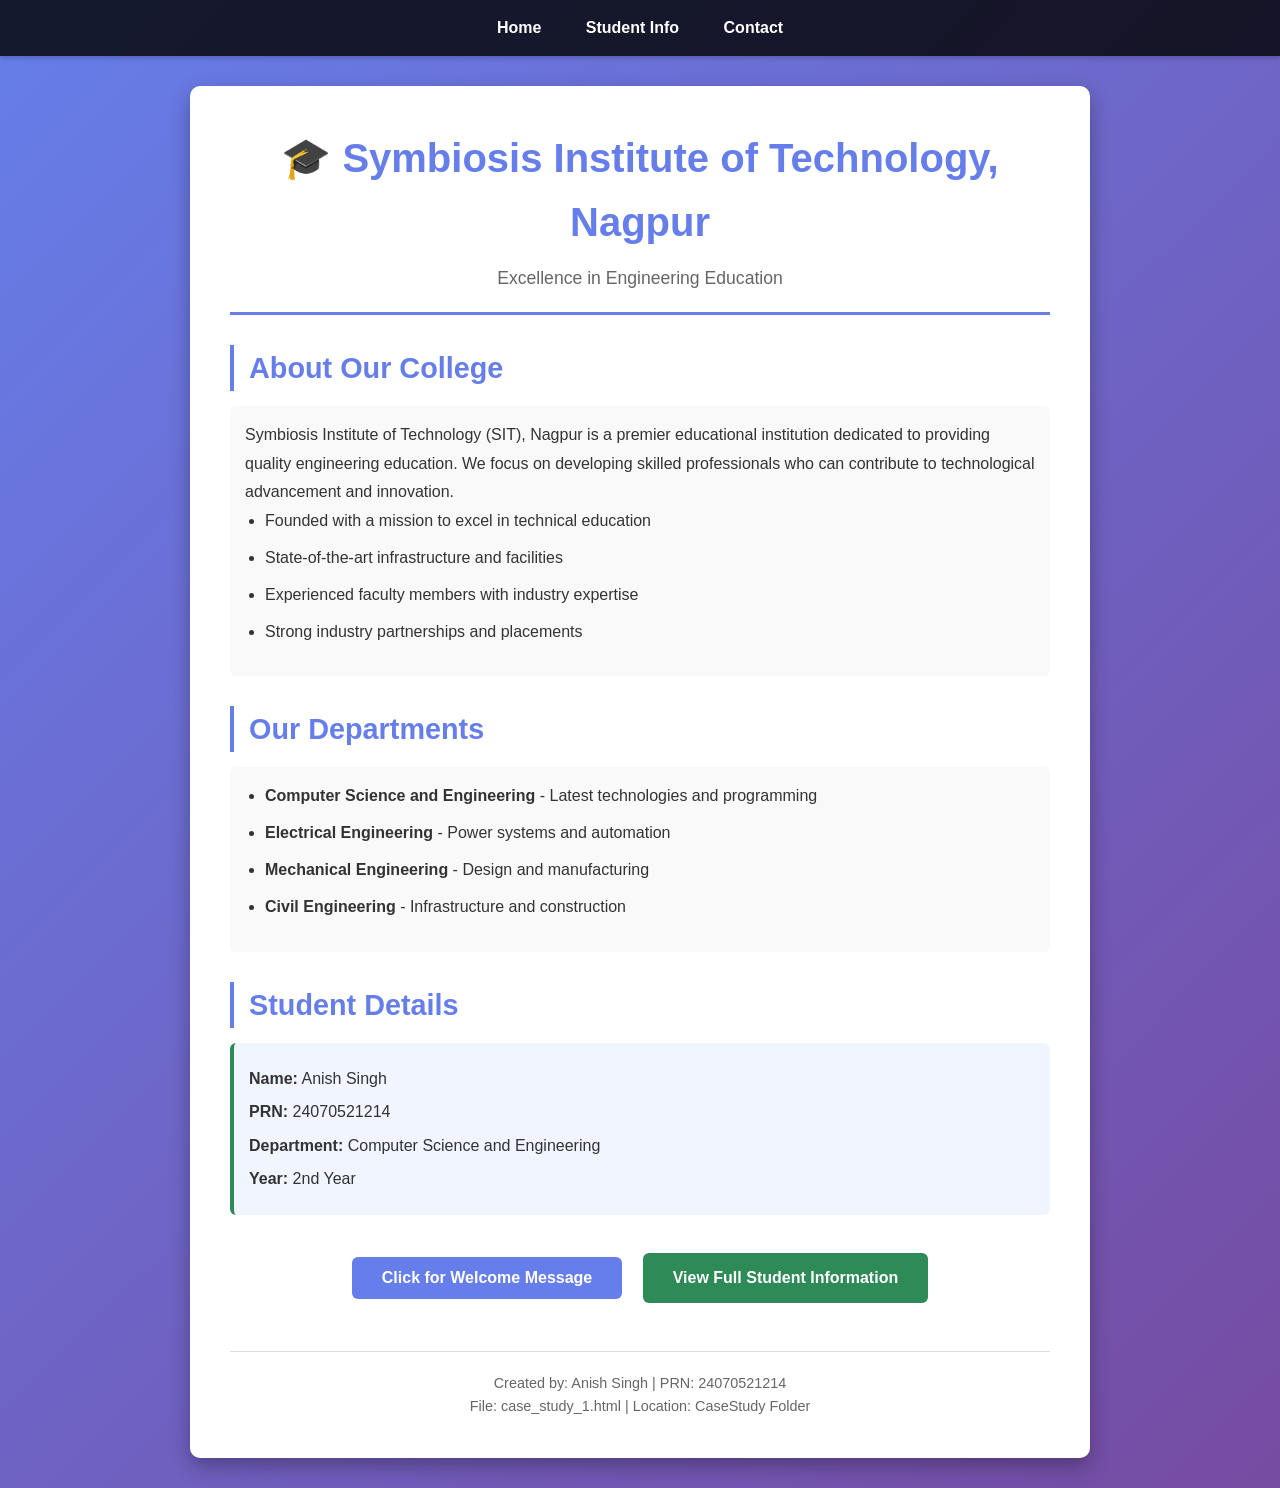
<file: CASE STUDY/Case Study 1/case_study.html>
<!DOCTYPE html>
<html lang="en">
<head>
    <meta charset="UTF-8">
    <meta name="viewport" content="width=device-width, initial-scale=1.0">
    <title>SIT Nagpur - Department Page</title>
    <style>
        * {
            margin: 0;
            padding: 0;
            box-sizing: border-box;
        }

        body {
            font-family: Arial, sans-serif;
            background: linear-gradient(135deg, #667eea 0%, #764ba2 100%);
            color: #333;
            line-height: 1.6;
            min-height: 100vh;
        }

        .navbar {
            background: rgba(0, 0, 0, 0.8);
            padding: 15px 0;
            text-align: center;
            box-shadow: 0 2px 5px rgba(0, 0, 0, 0.2);
        }

        .navbar a {
            color: white;
            text-decoration: none;
            margin: 0 20px;
            font-weight: bold;
            transition: color 0.3s;
        }

        .navbar a:hover {
            color: #667eea;
        }

        .container {
            max-width: 900px;
            margin: 30px auto;
            background: white;
            padding: 40px;
            border-radius: 10px;
            box-shadow: 0 8px 20px rgba(0, 0, 0, 0.3);
        }

        .header {
            text-align: center;
            margin-bottom: 30px;
            border-bottom: 3px solid #667eea;
            padding-bottom: 20px;
        }

        .header h1 {
            color: #667eea;
            font-size: 2.5em;
            margin-bottom: 10px;
        }

        .header p {
            color: #666;
            font-size: 1.1em;
        }

        .section {
            margin-bottom: 30px;
        }

        .section h2 {
            color: #667eea;
            font-size: 1.8em;
            margin-bottom: 15px;
            border-left: 4px solid #667eea;
            padding-left: 15px;
        }

        .content {
            background: #f9f9f9;
            padding: 15px;
            border-radius: 6px;
            margin-bottom: 15px;
            line-height: 1.8;
        }

        .student-info-box {
            background: #f0f5ff;
            border-left: 4px solid #2e8b57;
            padding: 15px;
            border-radius: 6px;
            margin: 15px 0;
        }

        .student-info-box p {
            margin: 8px 0;
            font-weight: 500;
        }

        .button-group {
            text-align: center;
            margin: 25px 0;
        }

        .btn {
            background: #667eea;
            color: white;
            padding: 12px 30px;
            margin: 8px;
            border: none;
            border-radius: 6px;
            cursor: pointer;
            font-size: 1em;
            font-weight: bold;
            transition: background 0.3s;
            text-decoration: none;
            display: inline-block;
        }

        .btn:hover {
            background: #764ba2;
            transform: translateY(-2px);
            box-shadow: 0 4px 12px rgba(0, 0, 0, 0.2);
        }

        .btn-secondary {
            background: #2e8b57;
        }

        .btn-secondary:hover {
            background: #1f5a3a;
        }

        .footer {
            text-align: center;
            margin-top: 40px;
            padding-top: 20px;
            border-top: 1px solid #ddd;
            color: #666;
            font-size: 0.9em;
        }

        ul {
            margin-left: 20px;
            margin-bottom: 15px;
        }

        li {
            margin-bottom: 8px;
        }
    </style>
</head>
<body>
    <!-- Navigation -->
    <div class="navbar">
        <a href="case_study_1.html">Home</a>
        <a href="student_info.html">Student Info</a>
        <a href="#contact">Contact</a>
    </div>

    <!-- Main Container -->
    <div class="container">
        <!-- Header -->
        <div class="header">
            <h1>🎓 Symbiosis Institute of Technology, Nagpur</h1>
            <p>Excellence in Engineering Education</p>
        </div>

        <!-- About Section -->
        <div class="section">
            <h2>About Our College</h2>
            <div class="content">
                <p>Symbiosis Institute of Technology (SIT), Nagpur is a premier educational institution dedicated to providing quality engineering education. We focus on developing skilled professionals who can contribute to technological advancement and innovation.</p>
                <ul>
                    <li>Founded with a mission to excel in technical education</li>
                    <li>State-of-the-art infrastructure and facilities</li>
                    <li>Experienced faculty members with industry expertise</li>
                    <li>Strong industry partnerships and placements</li>
                </ul>
            </div>
        </div>

        <!-- Departments Section -->
        <div class="section">
            <h2>Our Departments</h2>
            <div class="content">
                <ul>
                    <li><strong>Computer Science and Engineering</strong> - Latest technologies and programming</li>
                    <li><strong>Electrical Engineering</strong> - Power systems and automation</li>
                    <li><strong>Mechanical Engineering</strong> - Design and manufacturing</li>
                    <li><strong>Civil Engineering</strong> - Infrastructure and construction</li>
                </ul>
            </div>
        </div>

        <!-- Student Information -->
        <div class="section">
            <h2>Student Details</h2>
            <div class="student-info-box">
                <p><strong>Name:</strong> Anish Singh</p>
                <p><strong>PRN:</strong> 24070521214</p>
                <p><strong>Department:</strong> Computer Science and Engineering</p>
                <p><strong>Year:</strong> 2nd Year</p>
            </div>
        </div>

        <!-- Actions -->
        <div class="button-group">
            <button class="btn" onclick="displayWelcome()">Click for Welcome Message</button>
            <a href="student_info.html" class="btn btn-secondary">View Full Student Information</a>
        </div>

        <!-- Footer -->
        <div class="footer">
            <p>Created by: Anish Singh | PRN: 24070521214</p>
            <p>File: case_study_1.html | Location: CaseStudy Folder</p>
        </div>
    </div>

    <!-- JavaScript -->
    <script>
        // Display welcome alert on page load
        window.onload = function() {
            alert('Welcome to SIT Nagpur');
        };

        // Function to display welcome message on button click
        function displayWelcome() {
            alert('Welcome to SIT Nagpur\n\nDepartment of Computer Science and Engineering\n\nStudent: Anish Singh\nPRN: 24070521214');
        }
    </script>
</body>
</html>
</file>
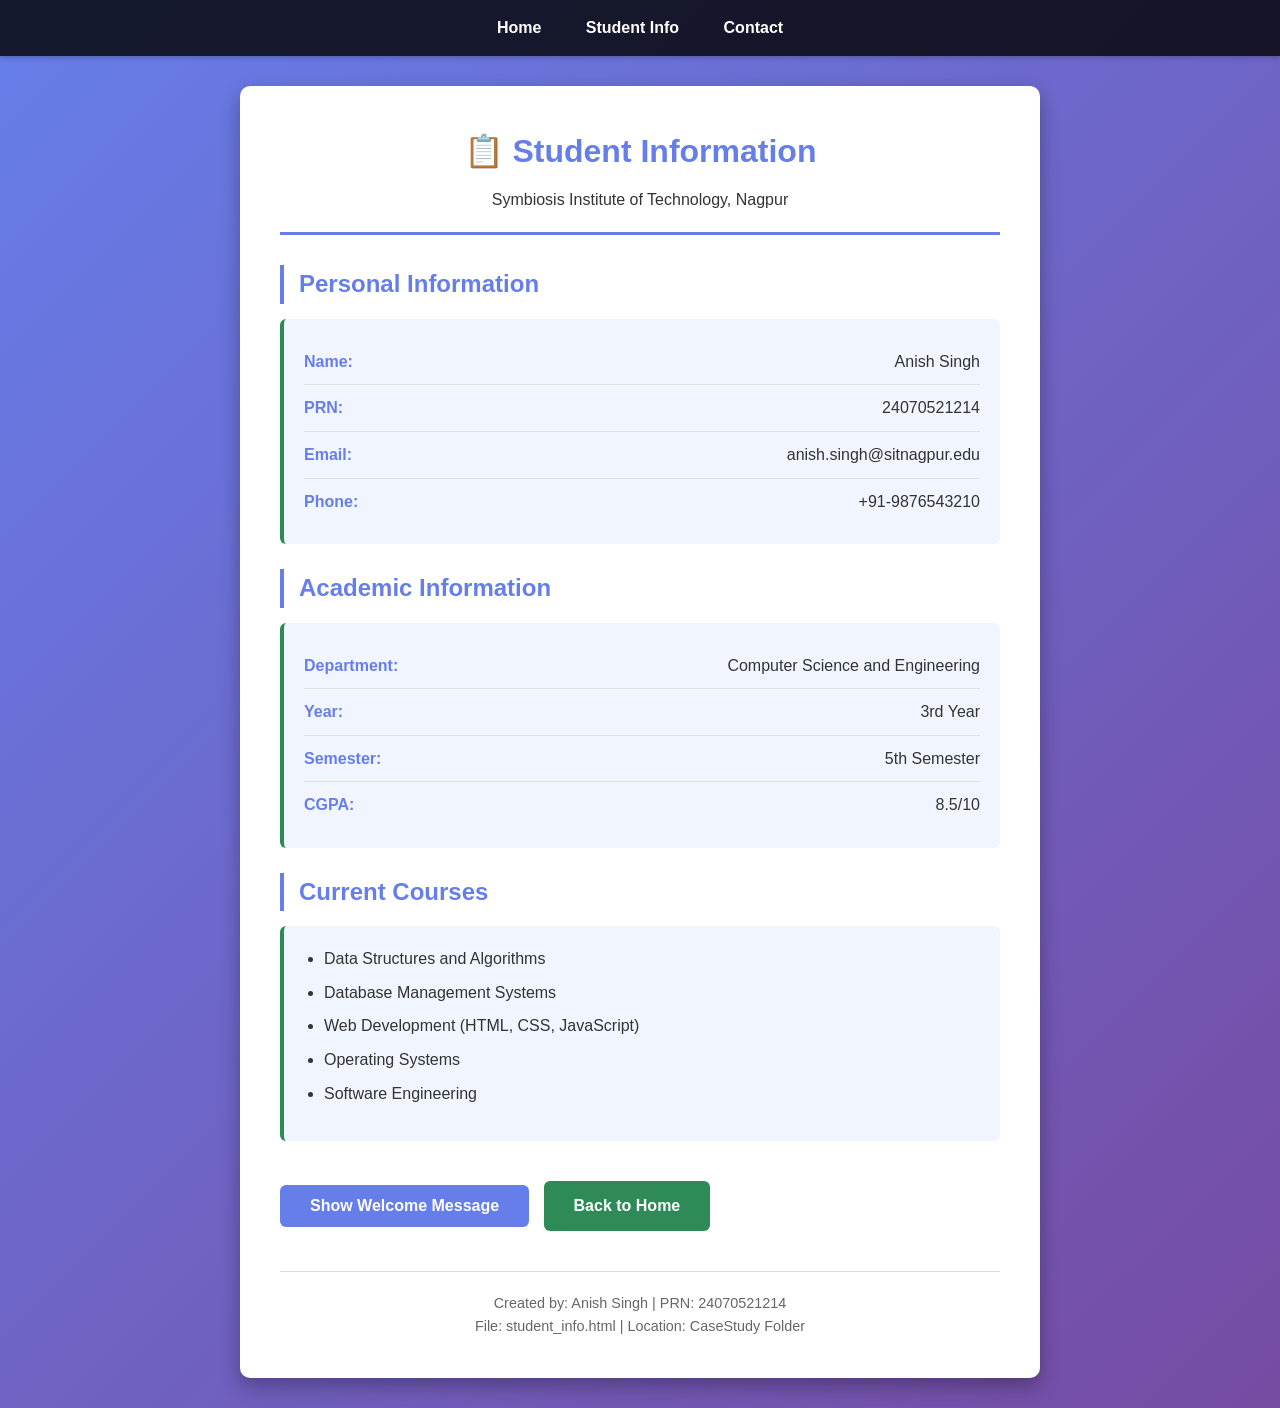
<file: CASE STUDY/Case Study 1/student_info.html>
<!DOCTYPE html>
<html lang="en">
<head>
    <meta charset="UTF-8">
    <meta name="viewport" content="width=device-width, initial-scale=1.0">
    <title>Student Information - SIT Nagpur</title>
    <style>
        * {
            margin: 0;
            padding: 0;
            box-sizing: border-box;
        }

        body {
            font-family: Arial, sans-serif;
            background: linear-gradient(135deg, #667eea 0%, #764ba2 100%);
            color: #333;
            line-height: 1.6;
            min-height: 100vh;
        }

        .navbar {
            background: rgba(0, 0, 0, 0.8);
            padding: 15px 0;
            text-align: center;
            box-shadow: 0 2px 5px rgba(0, 0, 0, 0.2);
        }

        .navbar a {
            color: white;
            text-decoration: none;
            margin: 0 20px;
            font-weight: bold;
            transition: color 0.3s;
        }

        .navbar a:hover {
            color: #667eea;
        }

        .container {
            max-width: 800px;
            margin: 30px auto;
            background: white;
            padding: 40px;
            border-radius: 10px;
            box-shadow: 0 8px 20px rgba(0, 0, 0, 0.3);
        }

        .header {
            text-align: center;
            margin-bottom: 30px;
            border-bottom: 3px solid #667eea;
            padding-bottom: 20px;
        }

        .header h1 {
            color: #667eea;
            font-size: 2em;
            margin-bottom: 10px;
        }

        .section {
            margin-bottom: 25px;
        }

        .section h2 {
            color: #667eea;
            font-size: 1.5em;
            margin-bottom: 15px;
            border-left: 4px solid #667eea;
            padding-left: 15px;
        }

        .info-box {
            background: #f0f5ff;
            border-left: 4px solid #2e8b57;
            padding: 20px;
            border-radius: 6px;
            margin-bottom: 15px;
        }

        .info-row {
            display: flex;
            justify-content: space-between;
            padding: 10px 0;
            border-bottom: 1px solid #e0e0e0;
        }

        .info-row:last-child {
            border-bottom: none;
        }

        .info-label {
            font-weight: bold;
            color: #667eea;
            min-width: 150px;
        }

        .info-value {
            color: #333;
        }

        .btn {
            background: #667eea;
            color: white;
            padding: 12px 30px;
            border: none;
            border-radius: 6px;
            cursor: pointer;
            font-size: 1em;
            font-weight: bold;
            transition: background 0.3s;
            text-decoration: none;
            display: inline-block;
            margin-top: 15px;
        }

        .btn:hover {
            background: #764ba2;
        }

        .footer {
            text-align: center;
            margin-top: 40px;
            padding-top: 20px;
            border-top: 1px solid #ddd;
            color: #666;
            font-size: 0.9em;
        }

        ul {
            margin-left: 20px;
            margin-bottom: 15px;
        }

        li {
            margin-bottom: 8px;
        }
    </style>
</head>
<body>
    <!-- Navigation -->
    <div class="navbar">
        <a href="case_study_1.html">Home</a>
        <a href="student_info.html">Student Info</a>
        <a href="#contact">Contact</a>
    </div>

    <!-- Main Container -->
    <div class="container">
        <!-- Header -->
        <div class="header">
            <h1>📋 Student Information</h1>
            <p>Symbiosis Institute of Technology, Nagpur</p>
        </div>

        <!-- Personal Information -->
        <div class="section">
            <h2>Personal Information</h2>
            <div class="info-box">
                <div class="info-row">
                    <span class="info-label">Name:</span>
                    <span class="info-value">Anish Singh</span>
                </div>
                <div class="info-row">
                    <span class="info-label">PRN:</span>
                    <span class="info-value">24070521214</span>
                </div>
                <div class="info-row">
                    <span class="info-label">Email:</span>
                    <span class="info-value">anish.singh@sitnagpur.edu</span>
                </div>
                <div class="info-row">
                    <span class="info-label">Phone:</span>
                    <span class="info-value">+91-9876543210</span>
                </div>
            </div>
        </div>

        <!-- Academic Information -->
        <div class="section">
            <h2>Academic Information</h2>
            <div class="info-box">
                <div class="info-row">
                    <span class="info-label">Department:</span>
                    <span class="info-value">Computer Science and Engineering</span>
                </div>
                <div class="info-row">
                    <span class="info-label">Year:</span>
                    <span class="info-value">3rd Year</span>
                </div>
                <div class="info-row">
                    <span class="info-label">Semester:</span>
                    <span class="info-value">5th Semester</span>
                </div>
                <div class="info-row">
                    <span class="info-label">CGPA:</span>
                    <span class="info-value">8.5/10</span>
                </div>
            </div>
        </div>

        <!-- Courses -->
        <div class="section">
            <h2>Current Courses</h2>
            <div class="info-box">
                <ul>
                    <li>Data Structures and Algorithms</li>
                    <li>Database Management Systems</li>
                    <li>Web Development (HTML, CSS, JavaScript)</li>
                    <li>Operating Systems</li>
                    <li>Software Engineering</li>
                </ul>
            </div>
        </div>

        <!-- Actions -->
        <button class="btn" onclick="alert('Welcome to SIT Nagpur\n\nStudent: Anish Singh\nPRN: 24070521214')">Show Welcome Message</button>
        <a href="case_study_1.html" class="btn" style="background: #2e8b57; margin-left: 10px;">Back to Home</a>

        <!-- Footer -->
        <div class="footer">
            <p>Created by: Anish Singh | PRN: 24070521214</p>
            <p>File: student_info.html | Location: CaseStudy Folder</p>
        </div>
    </div>

    <!-- JavaScript for Additional Functionality -->
    <script>
        // Display welcome message when page loads
        window.onload = function() {
            console.log('Student Information Page Loaded');
        };
    </script>
</body>
</html>
</file>
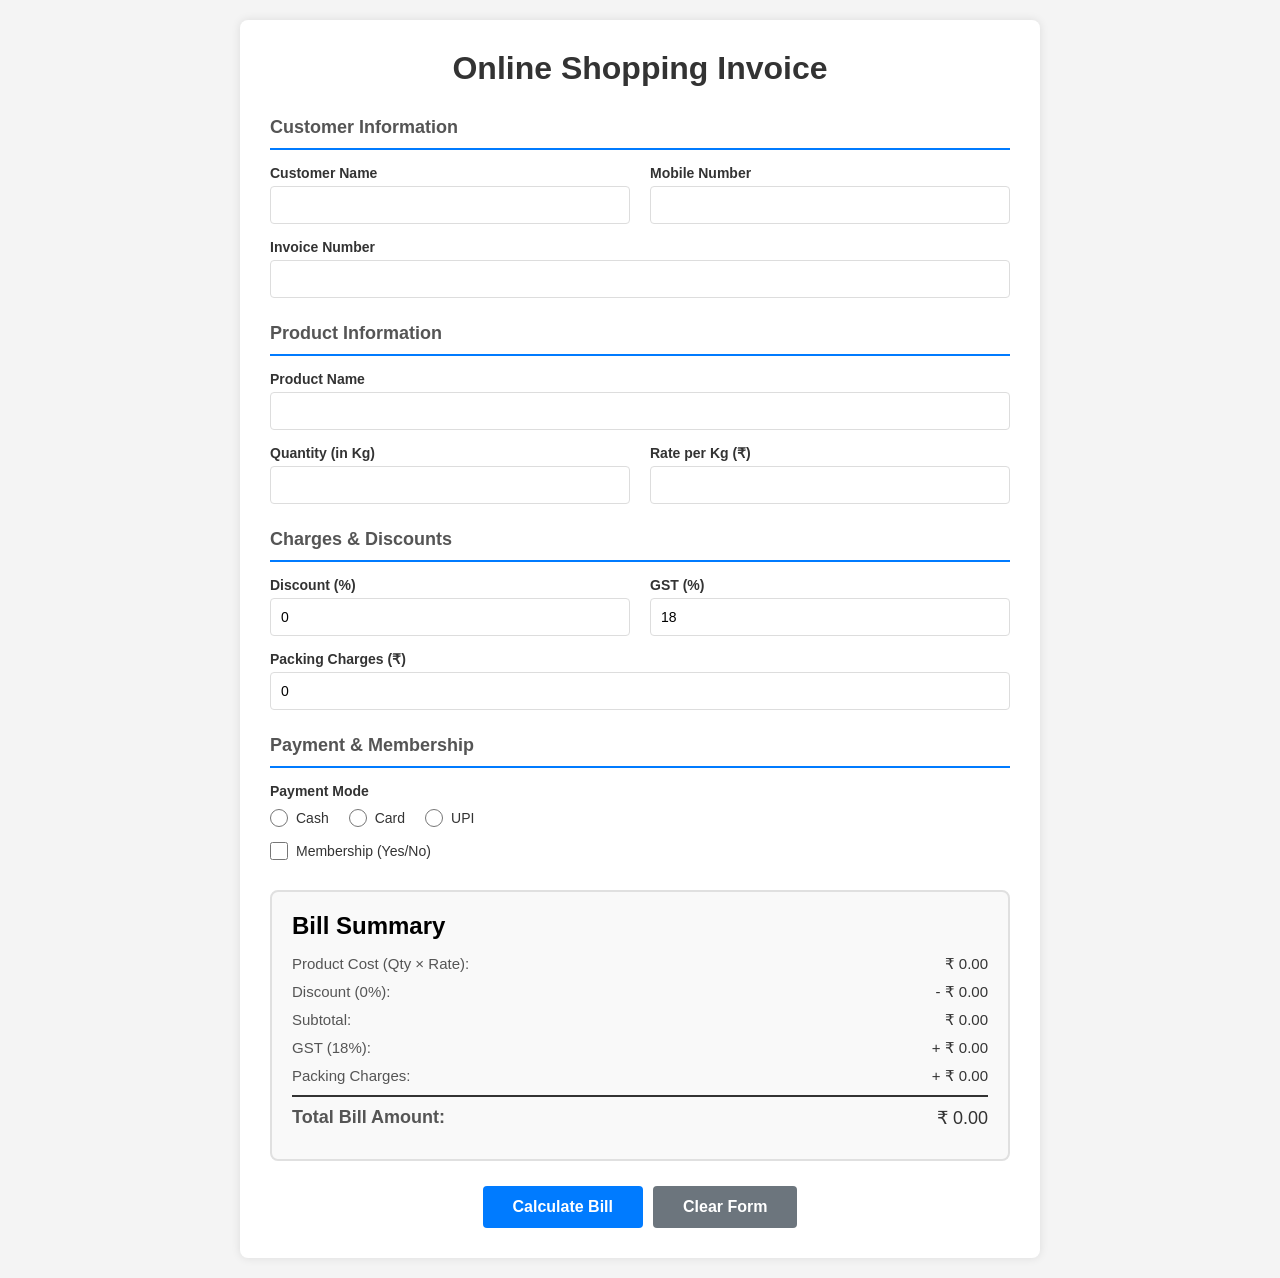
<file: CASE STUDY/Case Study 2/Bill.html>
<!DOCTYPE html>
<html lang="en">
<head>
    <meta charset="UTF-8">
    <meta name="viewport" content="width=device-width, initial-scale=1.0">
    <title>Online Shopping Website</title>
    <style>
        * {
            margin: 0;
            padding: 0;
            box-sizing: border-box;
        }
        
        body {
            font-family: Arial, sans-serif;
            background-color: #f4f4f4;
            padding: 20px;
        }
        
        .container {
            max-width: 800px;
            margin: 0 auto;
            background-color: white;
            padding: 30px;
            border-radius: 8px;
            box-shadow: 0 0 10px rgba(0, 0, 0, 0.1);
        }
        
        h1 {
            text-align: center;
            color: #333;
            margin-bottom: 30px;
        }
        
        .form-section {
            margin-bottom: 25px;
        }
        
        .form-section h2 {
            font-size: 18px;
            color: #555;
            margin-bottom: 15px;
            border-bottom: 2px solid #007bff;
            padding-bottom: 10px;
        }
        
        .form-group {
            margin-bottom: 15px;
            display: flex;
            gap: 20px;
            flex-wrap: wrap;
        }
        
        .form-group-item {
            flex: 1;
            min-width: 250px;
        }
        
        label {
            display: block;
            margin-bottom: 5px;
            color: #333;
            font-weight: bold;
            font-size: 14px;
        }
        
        input[type="text"],
        input[type="number"],
        input[type="tel"],
        select {
            width: 100%;
            padding: 10px;
            border: 1px solid #ddd;
            border-radius: 4px;
            font-size: 14px;
            font-family: Arial, sans-serif;
        }
        
        input[type="text"]:focus,
        input[type="number"]:focus,
        input[type="tel"]:focus,
        select:focus {
            outline: none;
            border-color: #007bff;
            box-shadow: 0 0 5px rgba(0, 123, 255, 0.5);
        }
        
        .checkbox-group {
            display: flex;
            gap: 20px;
            margin-top: 10px;
        }
        
        .checkbox-item {
            display: flex;
            align-items: center;
            gap: 8px;
        }
        
        input[type="checkbox"],
        input[type="radio"] {
            cursor: pointer;
            width: 18px;
            height: 18px;
        }
        
        .checkbox-item label {
            margin-bottom: 0;
            font-weight: normal;
            font-size: 14px;
        }
        
        .bill-section {
            background-color: #f9f9f9;
            padding: 20px;
            border-radius: 8px;
            margin-top: 30px;
            border: 2px solid #e0e0e0;
        }
        
        .bill-row {
            display: flex;
            justify-content: space-between;
            margin-bottom: 10px;
            font-size: 15px;
        }
        
        .bill-row.total {
            font-weight: bold;
            border-top: 2px solid #333;
            padding-top: 10px;
            font-size: 18px;
            color: #007bff;
        }
        
        .bill-label {
            color: #555;
        }
        
        .bill-value {
            color: #333;
            font-weight: 500;
        }
        
        .button-group {
            display: flex;
            gap: 10px;
            justify-content: center;
            margin-top: 25px;
        }
        
        button {
            padding: 12px 30px;
            font-size: 16px;
            border: none;
            border-radius: 4px;
            cursor: pointer;
            font-weight: bold;
            transition: background-color 0.3s;
        }
        
        .btn-calculate {
            background-color: #007bff;
            color: white;
        }
        
        .btn-calculate:hover {
            background-color: #0056b3;
        }
        
        .btn-reset {
            background-color: #6c757d;
            color: white;
        }
        
        .btn-reset:hover {
            background-color: #5a6268;
        }
    </style>
</head>
<body>
    <div class="container">
        <h1>Online Shopping Invoice</h1>
        
        <form id="shoppingForm">
            <!-- Customer Information Section -->
            <div class="form-section">
                <h2>Customer Information</h2>
                <div class="form-group">
                    <div class="form-group-item">
                        <label for="customerName">Customer Name</label>
                        <input type="text" id="customerName" name="customerName" required>
                    </div>
                    <div class="form-group-item">
                        <label for="mobileNumber">Mobile Number</label>
                        <input type="tel" id="mobileNumber" name="mobileNumber" required>
                    </div>
                </div>
                <div class="form-group">
                    <div class="form-group-item">
                        <label for="invoiceNumber">Invoice Number</label>
                        <input type="text" id="invoiceNumber" name="invoiceNumber" required>
                    </div>
                </div>
            </div>
            
            <!-- Product Information Section -->
            <div class="form-section">
                <h2>Product Information</h2>
                <div class="form-group">
                    <div class="form-group-item">
                        <label for="productName">Product Name</label>
                        <input type="text" id="productName" name="productName" required>
                    </div>
                </div>
                <div class="form-group">
                    <div class="form-group-item">
                        <label for="quantity">Quantity (in Kg)</label>
                        <input type="number" id="quantity" name="quantity" step="0.01" required>
                    </div>
                    <div class="form-group-item">
                        <label for="ratePerKg">Rate per Kg (₹)</label>
                        <input type="number" id="ratePerKg" name="ratePerKg" step="0.01" required>
                    </div>
                </div>
            </div>
            
            <!-- Charges and Discounts Section -->
            <div class="form-section">
                <h2>Charges & Discounts</h2>
                <div class="form-group">
                    <div class="form-group-item">
                        <label for="discount">Discount (%)</label>
                        <input type="number" id="discount" name="discount" step="0.01" value="0" required>
                    </div>
                    <div class="form-group-item">
                        <label for="gst">GST (%)</label>
                        <input type="number" id="gst" name="gst" step="0.01" value="18" required>
                    </div>
                </div>
                <div class="form-group">
                    <div class="form-group-item">
                        <label for="packingCharges">Packing Charges (₹)</label>
                        <input type="number" id="packingCharges" name="packingCharges" step="0.01" value="0" required>
                    </div>
                </div>
            </div>
            
            <!-- Payment and Membership Section -->
            <div class="form-section">
                <h2>Payment & Membership</h2>
                <div>
                    <label style="font-weight: bold; margin-bottom: 10px; display: block;">Payment Mode</label>
                    <div class="checkbox-group">
                        <div class="checkbox-item">
                            <input type="radio" id="cash" name="paymentMode" value="Cash" required>
                            <label for="cash">Cash</label>
                        </div>
                        <div class="checkbox-item">
                            <input type="radio" id="card" name="paymentMode" value="Card">
                            <label for="card">Card</label>
                        </div>
                        <div class="checkbox-item">
                            <input type="radio" id="upi" name="paymentMode" value="UPI">
                            <label for="upi">UPI</label>
                        </div>
                    </div>
                </div>
                <div style="margin-top: 15px;">
                    <div class="checkbox-item">
                        <input type="checkbox" id="membership" name="membership">
                        <label for="membership">Membership (Yes/No)</label>
                    </div>
                </div>
            </div>
            
            <!-- Bill Section -->
            <div class="bill-section">
                <h2 style="margin-bottom: 15px; border: none;">Bill Summary</h2>
                <div class="bill-row">
                    <span class="bill-label">Product Cost (Qty × Rate):</span>
                    <span class="bill-value">₹ <span id="productCost">0.00</span></span>
                </div>
                <div class="bill-row">
                    <span class="bill-label">Discount (<span id="discountPercent">0</span>%):</span>
                    <span class="bill-value">- ₹ <span id="discountAmount">0.00</span></span>
                </div>
                <div class="bill-row">
                    <span class="bill-label">Subtotal:</span>
                    <span class="bill-value">₹ <span id="subtotal">0.00</span></span>
                </div>
                <div class="bill-row">
                    <span class="bill-label">GST (<span id="gstPercent">18</span>%):</span>
                    <span class="bill-value">+ ₹ <span id="gstAmount">0.00</span></span>
                </div>
                <div class="bill-row">
                    <span class="bill-label">Packing Charges:</span>
                    <span class="bill-value">+ ₹ <span id="packingAmount">0.00</span></span>
                </div>
                <div class="bill-row total">
                    <span class="bill-label">Total Bill Amount:</span>
                    <span class="bill-value">₹ <span id="totalBill">0.00</span></span>
                </div>
            </div>
            
            <!-- Buttons -->
            <div class="button-group">
                <button type="button" class="btn-calculate" onclick="calculateBill()">Calculate Bill</button>
                <button type="reset" class="btn-reset">Clear Form</button>
            </div>
        </form>
    </div>
    
    <script>
        function calculateBill() {
            // Get input values
            const quantity = parseFloat(document.getElementById('quantity').value) || 0;
            const ratePerKg = parseFloat(document.getElementById('ratePerKg').value) || 0;
            const discountPercent = parseFloat(document.getElementById('discount').value) || 0;
            const gstPercent = parseFloat(document.getElementById('gst').value) || 0;
            const packingCharges = parseFloat(document.getElementById('packingCharges').value) || 0;
            
            // Calculate product cost
            const productCost = quantity * ratePerKg;
            
            // Calculate discount
            const discountAmount = (productCost * discountPercent) / 100;
            
            // Calculate subtotal
            const subtotal = productCost - discountAmount;
            
            // Calculate GST
            const gstAmount = (subtotal * gstPercent) / 100;
            
            // Calculate total bill
            const totalBill = subtotal + gstAmount + packingCharges;
            
            // Display results
            document.getElementById('productCost').textContent = productCost.toFixed(2);
            document.getElementById('discountPercent').textContent = discountPercent.toFixed(2);
            document.getElementById('discountAmount').textContent = discountAmount.toFixed(2);
            document.getElementById('subtotal').textContent = subtotal.toFixed(2);
            document.getElementById('gstPercent').textContent = gstPercent.toFixed(2);
            document.getElementById('gstAmount').textContent = gstAmount.toFixed(2);
            document.getElementById('packingAmount').textContent = packingCharges.toFixed(2);
            document.getElementById('totalBill').textContent = totalBill.toFixed(2);
        }
        
        // Auto-calculate when values change
        ['quantity', 'ratePerKg', 'discount', 'gst', 'packingCharges'].forEach(id => {
            document.getElementById(id).addEventListener('input', calculateBill);
        });
    </script>
</body>
</html>
</file>
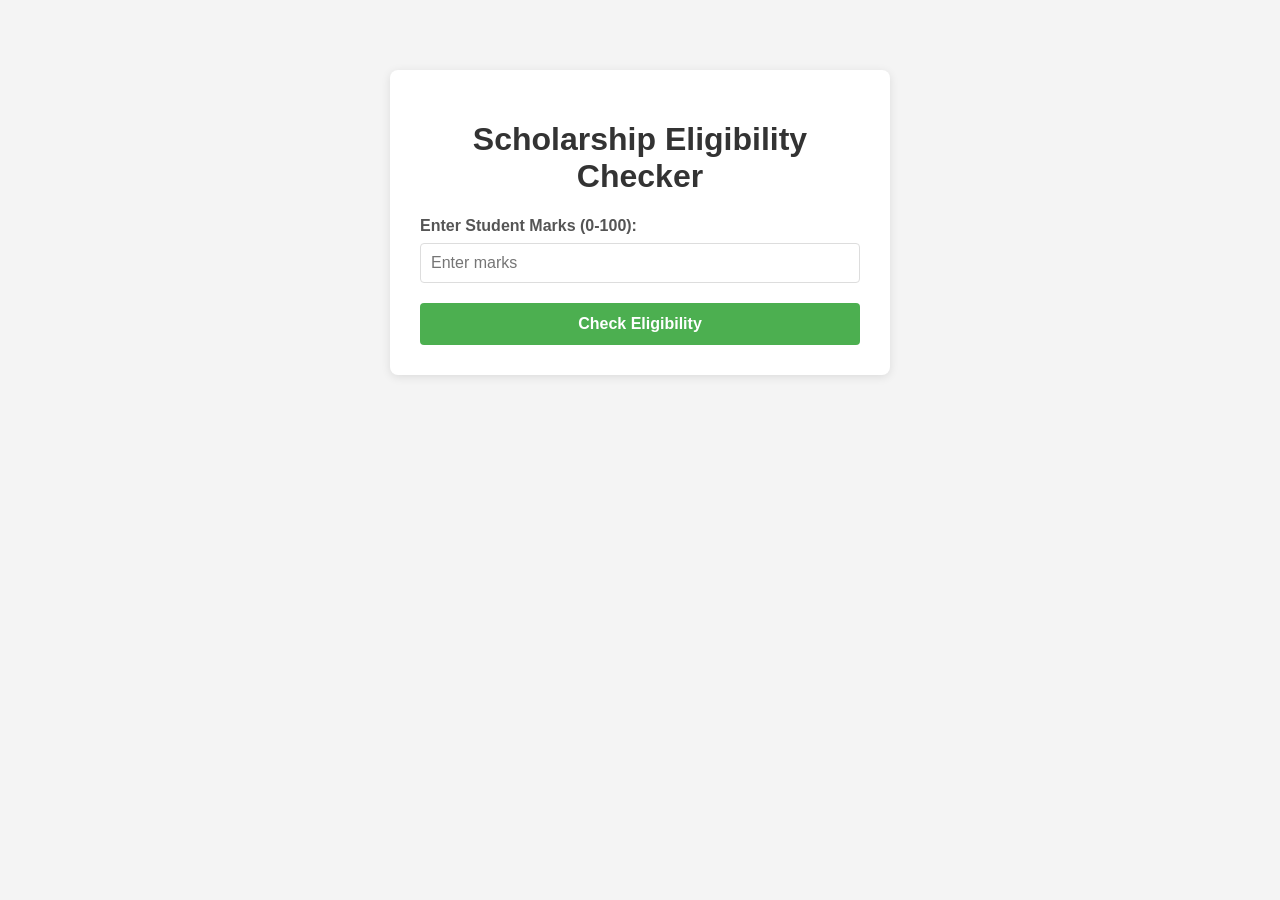
<file: CASE STUDY/Case Study 3/scholarship_eligibility.html>
<!DOCTYPE html>
<html lang="en">
<head>
    <meta charset="UTF-8">
    <meta name="viewport" content="width=device-width, initial-scale=1.0">
    <title>Scholarship Eligibility</title>
    <style>
        body {
            font-family: Arial, sans-serif;
            max-width: 500px;
            margin: 50px auto;
            padding: 20px;
            background-color: #f4f4f4;
        }
        .container {
            background-color: white;
            padding: 30px;
            border-radius: 8px;
            box-shadow: 0 2px 10px rgba(0,0,0,0.1);
        }
        h1 {
            color: #333;
            text-align: center;
        }
        .form-group {
            margin: 20px 0;
        }
        label {
            display: block;
            margin-bottom: 8px;
            font-weight: bold;
            color: #555;
        }
        input {
            width: 100%;
            padding: 10px;
            border: 1px solid #ddd;
            border-radius: 4px;
            box-sizing: border-box;
            font-size: 16px;
        }
        button {
            width: 100%;
            padding: 12px;
            background-color: #4CAF50;
            color: white;
            border: none;
            border-radius: 4px;
            cursor: pointer;
            font-size: 16px;
            font-weight: bold;
        }
        button:hover {
            background-color: #45a049;
        }
        .result {
            margin-top: 20px;
            padding: 15px;
            border-radius: 4px;
            text-align: center;
            font-weight: bold;
            display: none;
        }
        .not-eligible {
            background-color: #f8d7da;
            color: #721c24;
            border: 1px solid #f5c6cb;
        }
        .bronze {
            background-color: #cd7f32;
            color: white;
        }
        .silver {
            background-color: #c0c0c0;
            color: #333;
        }
        .gold {
            background-color: #ffd700;
            color: #333;
        }
        .platinum {
            background-color: #e5e4e2;
            color: #333;
            border: 2px solid #999;
        }
    </style>
</head>
<body>
    <div class="container">
        <h1>Scholarship Eligibility Checker</h1>
        
        <div class="form-group">
            <label for="marks">Enter Student Marks (0-100):</label>
            <input type="number" id="marks" min="0" max="100" placeholder="Enter marks">
        </div>
        
        <button onclick="checkScholarship()">Check Eligibility</button>
        
        <div id="result" class="result"></div>
    </div>

    <script>
        function checkScholarship() {
            const marks = parseInt(document.getElementById('marks').value);
            const resultDiv = document.getElementById('result');
            
            // Validate input
            if (isNaN(marks) || marks < 0 || marks > 100) {
                resultDiv.textContent = 'Please enter a valid mark between 0 and 100.';
                resultDiv.className = 'result not-eligible';
                resultDiv.style.display = 'block';
                return;
            }
            
            // Determine scholarship category
            let scholarship;
            let category;
            
            if (marks < 50) {
                scholarship = 'Not Eligible';
                category = 'not-eligible';
            } else if (marks >= 50 && marks <= 69) {
                scholarship = 'Bronze Scholarship';
                category = 'bronze';
            } else if (marks >= 70 && marks <= 84) {
                scholarship = 'Silver Scholarship';
                category = 'silver';
            } else if (marks >= 85 && marks <= 94) {
                scholarship = 'Gold Scholarship';
                category = 'gold';
            } else if (marks >= 95 && marks <= 100) {
                scholarship = 'Platinum Scholarship';
                category = 'platinum';
            }
            
            // Display result
            resultDiv.textContent = `Marks: ${marks}\nScholarship: ${scholarship}`;
            resultDiv.className = `result ${category}`;
            resultDiv.style.display = 'block';
        }
        
        // Allow Enter key to submit
        document.getElementById('marks').addEventListener('keypress', function(event) {
            if (event.key === 'Enter') {
                checkScholarship();
            }
        });
    </script>
</body>
</html>
</file>
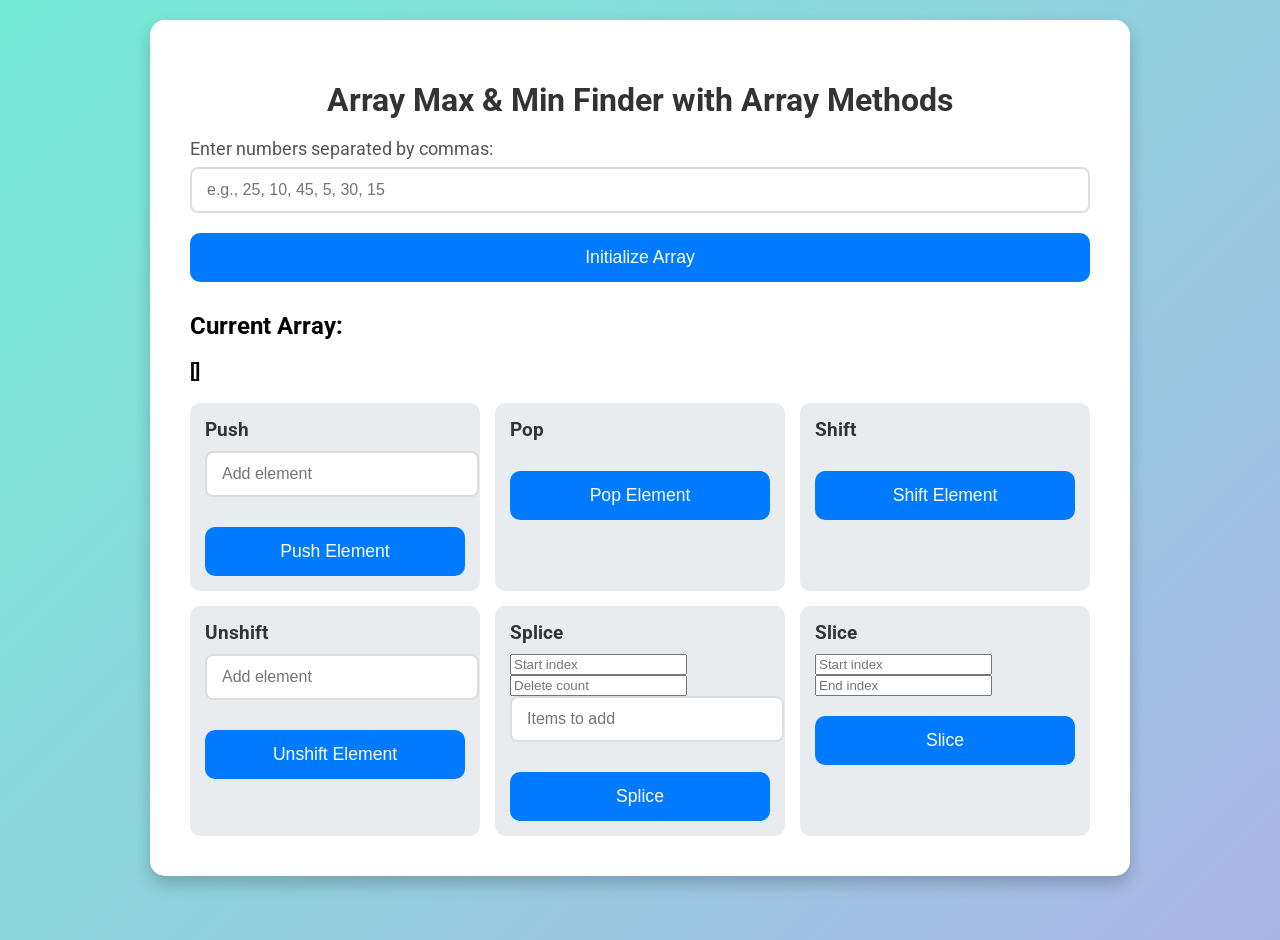
<file: CASE STUDY/Case Study 5/Max_min.html>
<!DOCTYPE html>
<html lang="en">
<head>
<meta charset="UTF-8" />
<meta name="viewport" content="width=device-width, initial-scale=1.0"/>
<title>Array Max & Min Finder with Array Methods</title>
<!-- Google Fonts for better typography -->
<link href="https://fonts.googleapis.com/css2?family=Roboto&display=swap" rel="stylesheet" />
<style>
  body {
    font-family: 'Roboto', sans-serif;
    background: linear-gradient(135deg, #74ebd5 0%, #ACB6E5 100%);
    min-height: 100vh;
    margin: 0;
    display: flex;
    justify-content: center;
    align-items: flex-start;
    padding: 20px;
  }

  .container {
    background-color: #fff;
    padding: 40px;
    border-radius: 15px;
    box-shadow: 0 8px 16px rgba(0,0,0,0.2);
    max-width: 900px;
    width: 100%;
  }

  h1 {
    text-align: center;
    color: #333;
    margin-bottom: 20px;
    font-size: 2em;
  }

  /* Style for main form */
  form {
    display: flex;
    flex-direction: column;
  }

  label {
    font-size: 1.1em;
    margin-bottom: 8px;
    color: #555;
  }

  input[type="text"] {
    padding: 12px 15px;
    font-size: 1em;
    border: 2px solid #ddd;
    border-radius: 8px;
    transition: border-color 0.3s, box-shadow 0.3s;
  }

  input[type="text"]:focus {
    border-color: #007bff;
    box-shadow: 0 0 8px rgba(0, 123, 255, 0.2);
    outline: none;
  }

  button {
    margin-top: 20px;
    padding: 14px;
    font-size: 1.1em;
    background-color: #007bff;
    color: #fff;
    border: none;
    border-radius: 10px;
    cursor: pointer;
    transition: background-color 0.3s, transform 0.2s;
  }

  button:hover {
    background-color: #0056b3;
    transform: translateY(-2px);
  }

  /* Style for array display and methods */
  .array-section {
    margin-top: 30px;
  }

  #arrayDisplay {
    font-weight: bold;
    font-size: 1.2em;
  }

  .methods-container {
    display: flex;
    flex-wrap: wrap;
    gap: 15px;
    margin-top: 20px;
  }

  .method-box {
    background-color: #e9ecef;
    padding: 15px;
    border-radius: 10px;
    flex: 1 1 200px;
  }

  .method-box h3 {
    margin-top: 0;
    font-size: 1.2em;
    margin-bottom: 10px;
    color: #333;
  }

  .method-box input[type="text"] {
    width: calc(100% - 20px);
    margin-bottom: 10px;
  }

  .method-box button {
    width: 100%;
  }

  /* Style for results display */
  .result {
    margin-top: 30px;
    background-color: #f8f9fa;
    padding: 20px;
    border-radius: 15px;
    box-shadow: inset 0 0 10px rgba(0,0,0,0.05);
  }

  .result h2 {
    margin-top: 0;
    color: #333;
    text-align: center;
    margin-bottom: 15px;
  }

  .result p {
    font-size: 1.1em;
    margin: 8px 0;
    display: flex;
    justify-content: space-between;
    padding: 8px 12px;
    background-color: #e9ecef;
    border-radius: 8px;
  }

  @media(max-width: 900px){
    body {
      padding: 10px;
    }
    .container {
      padding: 20px;
    }
  }
</style>
</head>
<body>

<div class="container">
<h1>Array Max & Min Finder with Array Methods</h1>

<!-- Main array input form -->
<form id="arrayForm">
  <label for="numbers">Enter numbers separated by commas:</label>
  <input type="text" id="numbers" name="numbers" placeholder="e.g., 25, 10, 45, 5, 30, 15" required />
  <button type="submit">Initialize Array</button>
</form>

<!-- Display current array -->
<div class="array-section">
  <h2>Current Array:</h2>
  <p id="arrayDisplay">[]</p>
</div>

<!-- Array methods controls -->
<div class="methods-container">

  <!-- Push -->
  <div class="method-box">
    <h3>Push</h3>
    <input type="text" id="pushInput" placeholder="Add element"/>
    <button id="pushBtn">Push Element</button>
  </div>

  <!-- Pop -->
  <div class="method-box">
    <h3>Pop</h3>
    <button id="popBtn">Pop Element</button>
  </div>

  <!-- Shift -->
  <div class="method-box">
    <h3>Shift</h3>
    <button id="shiftBtn">Shift Element</button>
  </div>

  <!-- Unshift -->
  <div class="method-box">
    <h3>Unshift</h3>
    <input type="text" id="unshiftInput" placeholder="Add element"/>
    <button id="unshiftBtn">Unshift Element</button>
  </div>

  <!-- Splice -->
  <div class="method-box">
    <h3>Splice</h3>
    <input type="number" id="spliceStart" placeholder="Start index"/>
    <input type="number" id="spliceDeleteCount" placeholder="Delete count"/>
    <input type="text" id="spliceItems" placeholder="Items to add"/>
    <button id="spliceBtn">Splice</button>
  </div>

  <!-- Slice -->
  <div class="method-box">
    <h3>Slice</h3>
    <input type="number" id="sliceStart" placeholder="Start index"/>
    <input type="number" id="sliceEnd" placeholder="End index"/>
    <button id="sliceBtn">Slice</button>
  </div>

</div>

<!-- Results display -->
<div class="result" id="result" style="display:none;">
  <h2>Results</h2>
  <p><strong>Array:</strong> <span id="arrayResult"></span></p>
  <p><strong>Maximum Value:</strong> <span id="maxValue"></span></p>
  <p><strong>Minimum Value:</strong> <span id="minValue"></span></p>
</div>
</div>

<script>
// Initialize array variable
let currentArray = [];

// Function to update the display
function updateDisplay() {
  document.getElementById('arrayDisplay').textContent = JSON.stringify(currentArray);
}

// Handle initial array input
document.getElementById('arrayForm').addEventListener('submit', function(e) {
  e.preventDefault();
  const input = document.getElementById('numbers').value;
  currentArray = input.split(',').map(item => parseInt(item.trim())).filter(item => !isNaN(item));
  if (currentArray.length === 0) {
    alert('Please enter a valid array of numbers.');
    return;
  }
  updateDisplay();
  hideResults();
});

// Show results
function showResults() {
  document.getElementById('arrayResult').textContent = JSON.stringify(currentArray);
  document.getElementById('maxValue').textContent = Math.max(...currentArray);
  document.getElementById('minValue').textContent = Math.min(...currentArray);
  document.getElementById('result').style.display = 'block';
}

// Hide results
function hideResults() {
  document.getElementById('result').style.display = 'none';
}

// Push button
document.getElementById('pushBtn').addEventListener('click', () => {
  const val = document.getElementById('pushInput').value.trim();
  if (val !== '') {
    currentArray.push(isNaN(val) ? val : parseFloat(val));
    document.getElementById('pushInput').value = '';
    updateDisplay();
    showResults();
  } else {
    alert('Enter a value to push.');
  }
});

// Pop button
document.getElementById('popBtn').addEventListener('click', () => {
  currentArray.pop();
  updateDisplay();
  showResults();
});

// Shift button
document.getElementById('shiftBtn').addEventListener('click', () => {
  currentArray.shift();
  updateDisplay();
  showResults();
});

// Unshift button
document.getElementById('unshiftBtn').addEventListener('click', () => {
  const val = document.getElementById('unshiftInput').value.trim();
  if (val !== '') {
    currentArray.unshift(isNaN(val) ? val : parseFloat(val));
    document.getElementById('unshiftInput').value = '';
    updateDisplay();
    showResults();
  } else {
    alert('Enter a value to unshift.');
  }
});

// Splice button
document.getElementById('spliceBtn').addEventListener('click', () => {
  const start = parseInt(document.getElementById('spliceStart').value);
  const deleteCount = parseInt(document.getElementById('spliceDeleteCount').value);
  const itemsStr = document.getElementById('spliceItems').value.trim();

  if (isNaN(start) || isNaN(deleteCount)) {
    alert('Please enter valid start index and delete count.');
    return;
  }

  const items = itemsStr ? itemsStr.split(',').map(item => isNaN(item.trim()) ? item.trim() : parseFloat(item.trim())) : [];

  currentArray.splice(start, deleteCount, ...items);
  updateDisplay();
  showResults();
});

// Slice button
document.getElementById('sliceBtn').addEventListener('click', () => {
  const start = parseInt(document.getElementById('sliceStart').value);
  const end = parseInt(document.getElementById('sliceEnd').value);
  if (isNaN(start) || isNaN(end)) {
    alert('Please enter valid start and end indices.');
    return;
  }
  currentArray = currentArray.slice(start, end);
  updateDisplay();
  showResults();
});
</script>

</body>
</html>
</file>
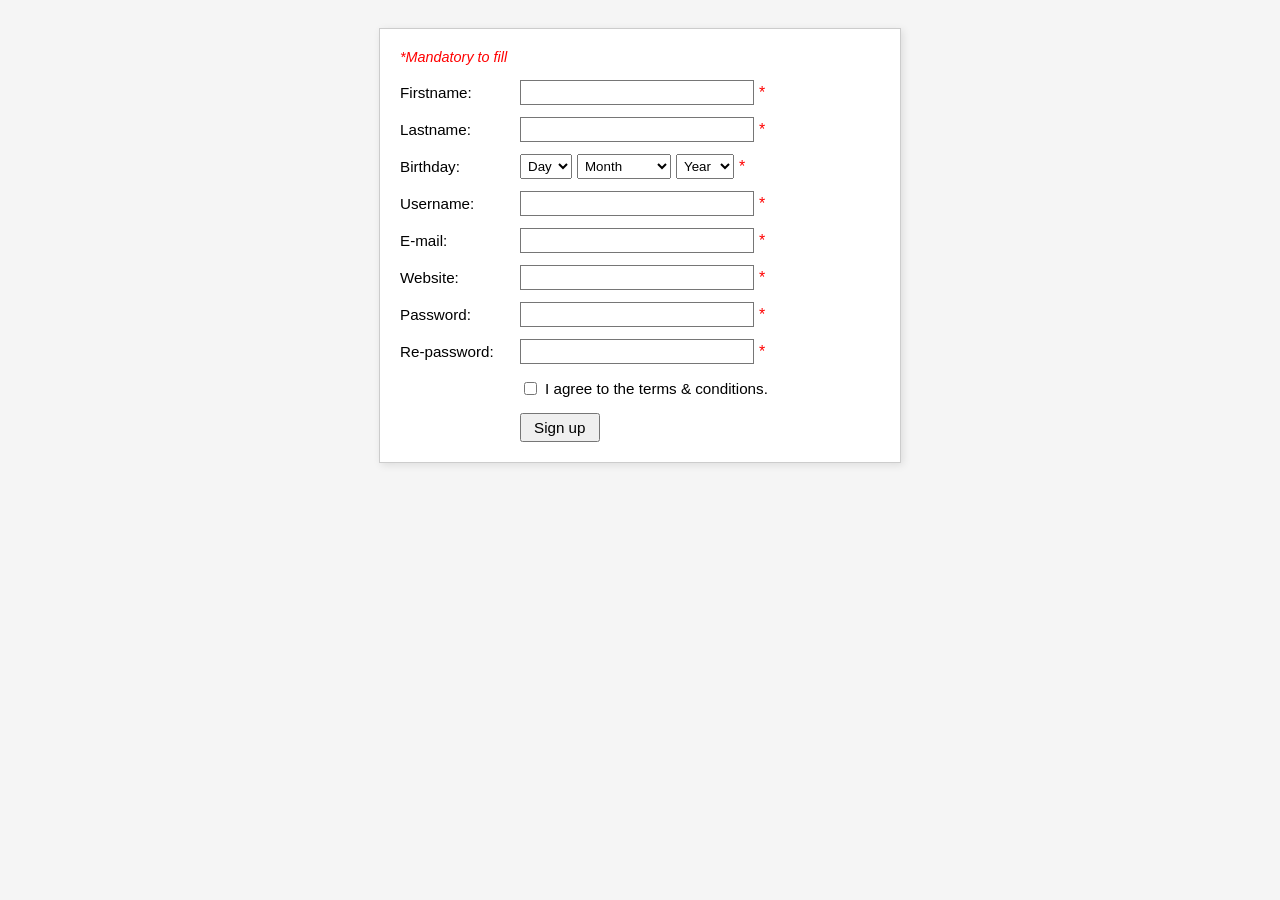
<file: CASE STUDY/Case Study 7/form.html>
<!DOCTYPE html>
<html lang="en">
<head>
    <meta charset="UTF-8">
    <meta name="viewport" content="width=device-width, initial-scale=1.0">
    <title>Event Handling Case Study</title>
    <style>
        body {
            font-family: Arial, sans-serif;
            background-color: #f5f5f5;
            padding: 20px;
        }
        .form-container {
            background-color: white;
            border: 1px solid #ccc;
            width: 480px;
            padding: 20px;
            margin: 0 auto;
            box-shadow: 2px 2px 8px rgba(0,0,0,0.1);
        }
        .mandatory-note {
            color: red;
            font-size: 0.9rem;
            font-style: italic;
            margin-bottom: 15px;
        }
        .form-group {
            display: flex;
            align-items: center;
            margin-bottom: 12px;
        }
        .form-group label {
            width: 120px;
            font-size: 0.95rem;
        }
        .form-group input[type="text"],
        .form-group input[type="password"] {
            width: 220px;
            padding: 4px 6px;
            border: 1px solid #767676;
            outline: none;
        }
        /* Highlight input on focus event */
        .form-group input:focus, .form-group select:focus {
            border: 1.5px solid #0056b3;
            background-color: #f7faff;
        }
        .dob-selects {
            display: flex;
            gap: 5px;
        }
        .dob-selects select {
            padding: 3px;
        }
        .required-star {
            color: red;
            margin-left: 5px;
        }
        .terms-group {
            margin-left: 120px;
            margin-top: 15px;
            margin-bottom: 15px;
            display: flex;
            align-items: center;
            font-size: 0.95rem;
        }
        .terms-group input {
            margin-right: 8px;
        }
        .btn-group {
            margin-left: 120px;
        }
        input[type="submit"] {
            padding: 4px 12px;
            cursor: pointer;
            font-size: 0.95rem;
        }
        .error-message {
            color: red;
            font-size: 0.85rem;
            margin-left: 120px;
            margin-top: -10px;
            margin-bottom: 10px;
            display: none;
        }
    </style>
</head>
<body>

    <div class="form-container">
        <div class="mandatory-note">*Mandatory to fill</div>
        
        <form id="registrationForm" novalidate>
            <!-- Firstname -->
            <div class="form-group">
                <label for="firstname">Firstname:</label>
                <input type="text" id="firstname">
                <span class="required-star">*</span>
            </div>
            
            <!-- Lastname -->
            <div class="form-group">
                <label for="lastname">Lastname:</label>
                <input type="text" id="lastname">
                <span class="required-star">*</span>
            </div>
            
            <!-- Birthday -->
            <div class="form-group">
                <label>Birthday:</label>
                <div class="dob-selects">
                    <select id="dobDay">
                        <option value="">Day</option>
                        <!-- Dynamic options generated via JS -->
                    </select>
                    <select id="dobMonth">
                        <option value="">Month</option>
                        <option value="1">January</option>
                        <option value="2">February</option>
                        <option value="3">March</option>
                        <option value="4">April</option>
                        <option value="5">May</option>
                        <option value="6">June</option>
                        <option value="7">July</option>
                        <option value="8">August</option>
                        <option value="9">September</option>
                        <option value="10">October</option>
                        <option value="11">November</option>
                        <option value="12">December</option>
                    </select>
                    <select id="dobYear">
                        <option value="">Year</option>
                        <!-- Dynamic options generated via JS -->
                    </select>
                </div>
                <span class="required-star">*</span>
            </div>
            
            <!-- Username -->
            <div class="form-group">
                <label for="username">Username:</label>
                <input type="text" id="username">
                <span class="required-star">*</span>
            </div>
            
            <!-- E-mail -->
            <div class="form-group">
                <label for="email">E-mail:</label>
                <input type="text" id="email">
                <span class="required-star">*</span>
            </div>
            <div class="error-message" id="emailError">Please enter a valid email address.</div>
            
            <!-- Website -->
            <div class="form-group">
                <label for="website">Website:</label>
                <input type="text" id="website">
                <span class="required-star">*</span>
            </div>
            
            <!-- Password -->
            <div class="form-group">
                <label for="password">Password:</label>
                <input type="password" id="password">
                <span class="required-star">*</span>
            </div>
            
            <!-- Re-password -->
            <div class="form-group">
                <label for="repassword">Re-password:</label>
                <input type="password" id="repassword">
                <span class="required-star">*</span>
            </div>
            <div class="error-message" id="passwordError">Passwords do not match!</div>
            
            <!-- Terms Checkbox -->
            <div class="terms-group">
                <input type="checkbox" id="terms">
                <label for="terms">I agree to the terms & conditions.</label>
            </div>
            
            <!-- Submit Button -->
            <div class="btn-group">
                <input type="submit" value="Sign up">
            </div>
        </form>
    </div>

    <script>
        // --- 1. Populate Dropdowns (DOM Manipulation) ---
        const daySelect = document.getElementById('dobDay');
        const yearSelect = document.getElementById('dobYear');

        for (let i = 1; i <= 31; i++) {
            let opt = document.createElement('option');
            opt.value = i;
            opt.innerHTML = i;
            daySelect.appendChild(opt);
        }

        const currentYear = new Date().getFullYear();
        for (let i = currentYear; i >= currentYear - 100; i--) {
            let opt = document.createElement('option');
            opt.value = i;
            opt.innerHTML = i;
            yearSelect.appendChild(opt);
        }

        // --- 2. Form Event Listeners & Validation Logic ---
        const form = document.getElementById('registrationForm');
        const emailInput = document.getElementById('email');
        const passwordInput = document.getElementById('password');
        const repasswordInput = document.getElementById('repassword');
        
        const emailError = document.getElementById('emailError');
        const passwordError = document.getElementById('passwordError');

        // Event: 'focus' and 'blur' on all input elements to show handling state changes
        const allInputs = form.querySelectorAll('input[type="text"], input[type="password"], select');
        allInputs.forEach(input => {
            input.addEventListener('focus', function() {
                // Background properties modified inside the CSS block matching focus selectors
            });
        });

        // Event: 'change' event tracking real-time validation for password matching
        repasswordInput.addEventListener('change', function() {
            if (passwordInput.value !== repasswordInput.value) {
                passwordError.style.display = 'block';
            } else {
                passwordError.style.display = 'none';
            }
        });

        // Event: 'submit' event logic
        form.addEventListener('submit', function(event) {
            event.preventDefault(); // Stop form submission for verification
            
            let hasError = false;
            
            // a) Empty Fields Validation check
            const mandatoryFields = [
                document.getElementById('firstname'),
                document.getElementById('lastname'),
                document.getElementById('username'),
                emailInput,
                document.getElementById('website'),
                passwordInput,
                repasswordInput,
                daySelect,
                document.getElementById('dobMonth'),
                yearSelect
            ];

            let emptyFound = false;
            mandatoryFields.forEach(field => {
                if (field.value.trim() === "") {
                    emptyFound = true;
                    field.style.border = "1.5px solid red";
                } else {
                    field.style.border = "1px solid #767676";
                }
            });

            if (emptyFound) {
                alert("Please fill out all mandatory fields highlighted in red.");
                hasError = true;
            }

            // b) Email Pattern Regex Validation
            const emailRegex = /^[^\s@]+@[^\s@]+\.[^\s@]+$/;
            if (emailInput.value.trim() !== "" && !emailRegex.test(emailInput.value)) {
                emailError.style.display = 'block';
                hasError = true;
            } else {
                emailError.style.display = 'none';
            }

            // c) Password Mismatch Verification check
            if (passwordInput.value !== repasswordInput.value) {
                passwordError.style.display = 'block';
                hasError = true;
            } else {
                passwordError.style.display = 'none';
            }

            // d) Terms Agreement Validation Check
            const termsCheckbox = document.getElementById('terms');
            if (!termsCheckbox.checked) {
                alert("You must agree to the terms and conditions to sign up.");
                hasError = true;
            }

            // Success Execution Pipeline Trigger
            if (!hasError) {
                alert("Form submitted successfully!");
                form.reset();
                // Reset styling frames
                mandatoryFields.forEach(field => field.style.border = "1px solid #767676");
            }
        });
    </script>
</body>
</html>
</file>
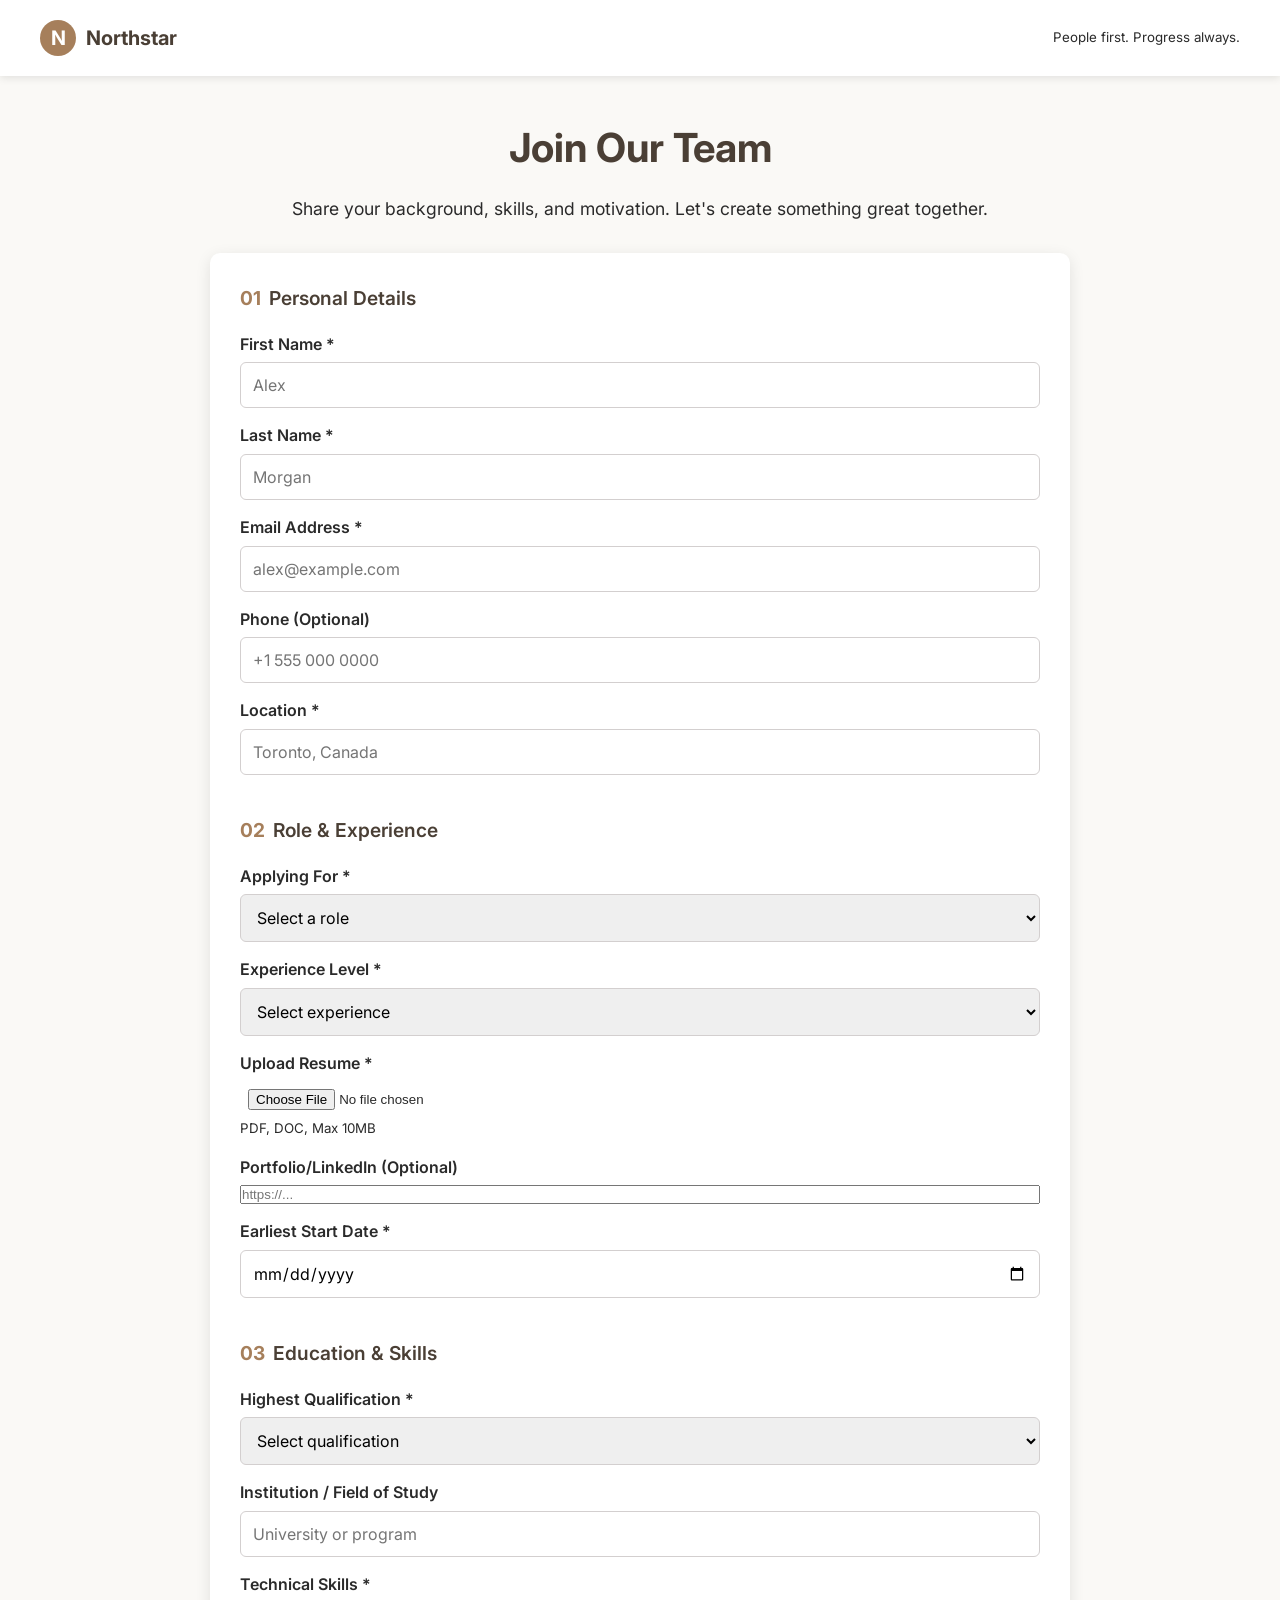
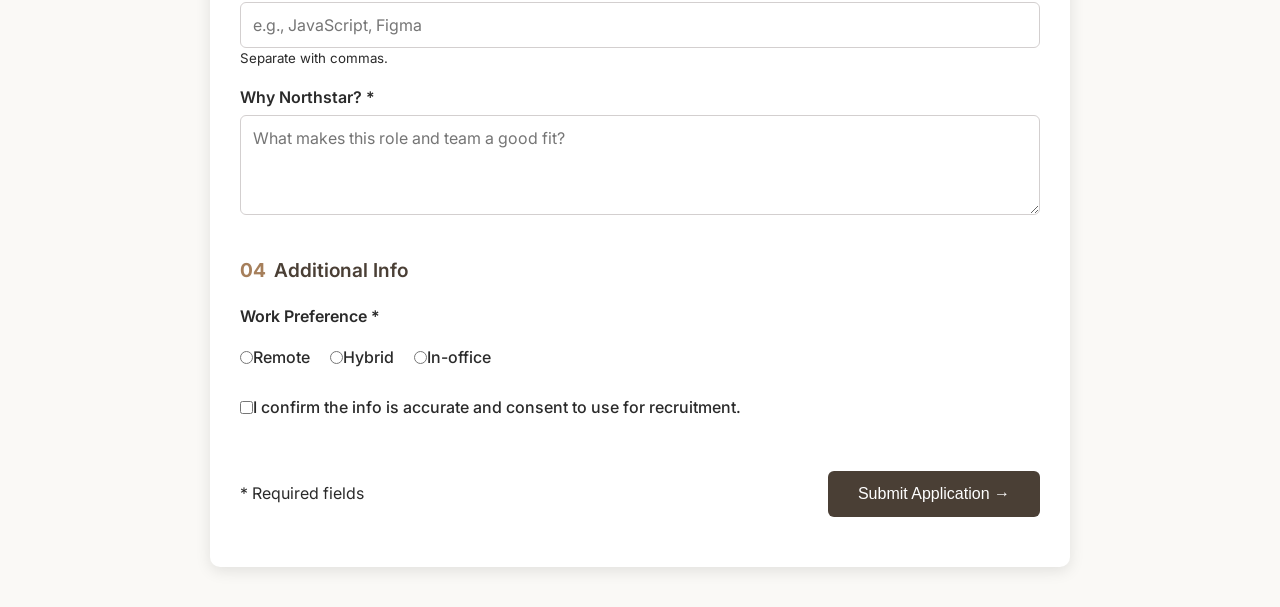
<file: CASE STUDY/Case Study 8/job.html>
<!DOCTYPE html>
<html lang="en">
<head>
<meta charset="UTF-8" />
<meta name="viewport" content="width=device-width, initial-scale=1.0"/>
<title>Northstar Careers | Join Our Team</title>
<!-- Google Fonts -->
<link href="https://fonts.googleapis.com/css2?family=Inter:wght@400;600;700&display=swap" rel="stylesheet" />
<style>
  :root {
    --primary-color: #4A3F35;
    --secondary-color: #A67F5B;
    --background-color: #FAF9F6;
    --text-color: #2A2A2A;
    --border-color: #D3CFCF;
    --accent-color: #C28E5E;
  }
  * {
    box-sizing: border-box;
    margin: 0;
    padding: 0;
  }
  body {
    font-family: 'Inter', sans-serif;
    background-color: var(--background-color);
    color: var(--text-color);
    line-height: 1.6;
  }
  header {
    display: flex;
    justify-content: space-between;
    align-items: center;
    padding: 20px 40px;
    background-color: #fff;
    box-shadow: 0 2px 8px rgba(0,0,0,0.1);
  }
  .logo {
    display: flex;
    align-items: center;
    font-weight: 700;
    font-size: 20px;
    color: var(--primary-color);
  }
  .logo span {
    display: inline-block;
    background-color: var(--secondary-color);
    color: #fff;
    width: 36px;
    height: 36px;
    border-radius: 50%;
    display: flex;
    justify-content: center;
    align-items: center;
    margin-right: 10px;
  }
  main {
    max-width: 900px;
    margin: 40px auto;
    padding: 0 20px;
  }
  h1 {
    font-size: 2.5rem;
    margin-bottom: 15px;
    color: var(--primary-color);
    text-align: center;
  }
  p.description {
    text-align: center;
    margin-bottom: 30px;
    font-size: 1.1rem;
  }
  form {
    background: #fff;
    padding: 30px;
    border-radius: 10px;
    box-shadow: 0 4px 15px rgba(0,0,0,0.1);
  }
  fieldset {
    border: none;
    margin-bottom: 25px;
  }
  legend {
    font-size: 1.2rem;
    font-weight: 600;
    margin-bottom: 10px;
    color: var(--primary-color);
  }
  .section-header {
    display: flex;
    align-items: center;
    margin-bottom: 8px;
  }
  .section-number {
    font-weight: 700;
    font-size: 1.2rem;
    color: var(--secondary-color);
    margin-right: 8px;
  }
  .form-group {
    display: flex;
    flex-direction: column;
    margin-bottom: 15px;
  }
  label {
    margin-bottom: 5px;
    font-weight: 600;
  }
  input[type="text"],
  input[type="email"],
  input[type="tel"],
  input[type="date"],
  select,
  textarea {
    padding: 12px;
    border: 1px solid var(--border-color);
    border-radius: 6px;
    font-family: 'Inter', sans-serif;
    font-size: 1rem;
  }
  input[type="file"] {
    padding: 8px;
  }
  textarea {
    resize: vertical;
    min-height: 100px;
  }
  .checkbox-group {
    display: flex;
    gap: 20px;
    margin-top: 10px;
  }
  .checkbox-label {
    display: flex;
    align-items: center;
    font-weight: 500;
  }
  .actions {
    display: flex;
    justify-content: space-between;
    align-items: center;
    margin-top: 30px;
    flex-wrap: wrap;
  }
  button {
    padding: 14px 30px;
    font-size: 1rem;
    background-color: var(--primary-color);
    color: #fff;
    border: none;
    border-radius: 6px;
    cursor: pointer;
    transition: background-color 0.3s;
  }
  button:hover {
    background-color: #3b2f27;
  }
  #status {
    margin-top: 20px;
    font-weight: 600;
    color: green;
  }
  @media(max-width: 768px) {
    body { font-size: 14px; }
    header { flex-direction: column; padding: 15px 20px; }
    h1 { font-size: 2rem; }
    .actions { flex-direction: column; gap: 15px; }
    button { width: 100%; }
  }
</style>
</head>
<body>
<header>
  <div class="logo"><span>N</span>Northstar</div>
  <small>People first. Progress always.</small>
</header>
<main>
  <h1>Join Our Team</h1>
  <p class="description">Share your background, skills, and motivation. Let's create something great together.</p>
  <form id="applicationForm">
    <!-- Personal Info -->
    <fieldset>
      <legend><div class="section-header"><div class="section-number">01</div>Personal Details</div></legend>
      <div class="form-group">
        <label for="firstName">First Name *</label>
        <input type="text" id="firstName" name="firstName" required placeholder="Alex" autocomplete="given-name" />
      </div>
      <div class="form-group">
        <label for="lastName">Last Name *</label>
        <input type="text" id="lastName" name="lastName" required placeholder="Morgan" autocomplete="family-name" />
      </div>
      <div class="form-group">
        <label for="email">Email Address *</label>
        <input type="email" id="email" name="email" required placeholder="alex@example.com" autocomplete="email" />
      </div>
      <div class="form-group">
        <label for="phone">Phone (Optional)</label>
        <input type="tel" id="phone" name="phone" placeholder="+1 555 000 0000" autocomplete="tel" />
      </div>
      <div class="form-group">
        <label for="location">Location *</label>
        <input type="text" id="location" name="location" required placeholder="Toronto, Canada" autocomplete="address-level2" />
      </div>
    </fieldset>
    <!-- Role & Experience -->
    <fieldset>
      <legend><div class="section-header"><div class="section-number">02</div>Role & Experience</div></legend>
      <div class="form-group">
        <label for="role">Applying For *</label>
        <select id="role" name="role" required>
          <option value="">Select a role</option>
          <option>Product Designer</option>
          <option>Software Engineer</option>
          <option>Marketing Specialist</option>
          <option>Customer Success Manager</option>
          <option>Open application</option>
        </select>
      </div>
      <div class="form-group">
        <label for="experience">Experience Level *</label>
        <select id="experience" name="experience" required>
          <option value="">Select experience</option>
          <option>0-1 years</option>
          <option>2-4 years</option>
          <option>5-8 years</option>
          <option>9+ years</option>
        </select>
      </div>
      <div class="form-group">
        <label for="resume">Upload Resume *</label>
        <input type="file" id="resume" name="resume" required accept=".pdf,.doc,.docx" />
        <small>PDF, DOC, Max 10MB</small>
      </div>
      <div class="form-group">
        <label for="portfolio">Portfolio/LinkedIn (Optional)</label>
        <input type="url" id="portfolio" name="portfolio" placeholder="https://..." />
      </div>
      <div class="form-group">
        <label for="startDate">Earliest Start Date *</label>
        <input type="date" id="startDate" name="startDate" required />
      </div>
    </fieldset>
    <!-- Education & Skills -->
    <fieldset>
      <legend><div class="section-header"><div class="section-number">03</div>Education & Skills</div></legend>
      <div class="form-group">
        <label for="education">Highest Qualification *</label>
        <select id="education" name="education" required>
          <option value="">Select qualification</option>
          <option>High school</option>
          <option>Diploma / certificate</option>
          <option>Bachelor's degree</option>
          <option>Master's degree</option>
          <option>Doctorate</option>
          <option>Other</option>
        </select>
      </div>
      <div class="form-group">
        <label for="institution">Institution / Field of Study</label>
        <input type="text" id="institution" name="institution" placeholder="University or program" />
      </div>
      <div class="form-group">
        <label for="skills">Technical Skills *</label>
        <input type="text" id="skills" name="skills" required placeholder="e.g., JavaScript, Figma" />
        <small>Separate with commas.</small>
      </div>
      <div class="form-group">
        <label for="motivation">Why Northstar? *</label>
        <textarea id="motivation" name="motivation" required placeholder="What makes this role and team a good fit?"></textarea>
      </div>
    </fieldset>
    <!-- Additional Info -->
    <fieldset>
      <legend><div class="section-header"><div class="section-number">04</div>Additional Info</div></legend>
      <div class="form-group">
        <label>Work Preference *</label>
        <div class="checkbox-group">
          <label class="checkbox-label"><input type="radio" name="workPreference" value="Remote" required /> Remote</label>
          <label class="checkbox-label"><input type="radio" name="workPreference" value="Hybrid" /> Hybrid</label>
          <label class="checkbox-label"><input type="radio" name="workPreference" value="Office" /> In-office</label>
        </div>
      </div>
      <div class="form-group" style="margin-top:20px;">
        <label class="checkbox-label">
          <input type="checkbox" name="consent" required /> I confirm the info is accurate and consent to use for recruitment.
        </label>
      </div>
    </fieldset>
    <div class="actions">
      <p>* Required fields</p>
      <button type="submit">Submit Application &rarr;</button>
    </div>
    <p id="status"></p>
  </form>
</main>
<script>
  document.getElementById('applicationForm').addEventListener('submit', function (e) {
    e.preventDefault();
    if (!this.checkValidity()) {
      this.reportValidity();
      return;
    }
    document.getElementById('status').textContent = 'Thank you for your application!';
    this.reset();
  });
</script>
</body>
</html>
</file>
<file: Kunali_Dahikar_Portfolio/style.css>
:root{--bg:#070b1a;--bg2:#0c1330;--card:rgba(255,255,255,.05);--bd:rgba(255,255,255,.1);--tx:#e9edff;--mu:#9ba7d3;--a:#7c5cff;--b:#ff6b9d;--c:#22d3ee;--g:linear-gradient(120deg,var(--a),var(--b));--r:18px;--sh:0 10px 40px rgba(0,0,0,.35)}
[data-theme=light]{--bg:#f6f7ff;--bg2:#eceeff;--card:#fff;--bd:rgba(20,30,80,.1);--tx:#141a3a;--mu:#5a6390;--sh:0 10px 30px rgba(60,70,140,.12)}
*{box-sizing:border-box;margin:0;padding:0}html{scroll-behavior:smooth;scroll-padding-top:70px}
body{font-family:Inter,system-ui,sans-serif;background:var(--bg);color:var(--tx);line-height:1.65;overflow-x:hidden;transition:background .3s}
h1,h2,h3,.logo{font-family:'Space Grotesk',Inter,sans-serif}a{color:inherit;text-decoration:none}img{max-width:100%;display:block}
.wrap{max-width:1150px;margin:auto;padding:0 22px}section{padding:90px 0;position:relative}.alt{background:var(--bg2)}
#progress{position:fixed;top:0;left:0;height:3px;width:0;background:var(--g);z-index:100}
#nav{position:fixed;top:0;left:0;right:0;z-index:90;display:flex;align-items:center;gap:14px;padding:12px 28px;backdrop-filter:blur(14px);background:color-mix(in srgb,var(--bg) 70%,transparent);border-bottom:1px solid var(--bd)}
.logo{font-size:1.5rem;font-weight:700;margin-right:auto}.logo span{color:var(--b)}
#links{display:flex;gap:4px}#links a{padding:6px 11px;border-radius:99px;font-size:.85rem;color:var(--mu);transition:.2s}#links a:hover,#links a.on{color:#fff;background:var(--g)}
#theme,#burger{background:var(--card);border:1px solid var(--bd);color:var(--tx);border-radius:50%;width:38px;height:38px;cursor:pointer;font-size:1rem}#burger{display:none}
.hero{min-height:100vh;display:flex;align-items:center;padding-top:90px;overflow:hidden}
#net{position:absolute;inset:0;width:100%;height:100%;opacity:.55}
.blob{position:absolute;border-radius:50%;filter:blur(90px);opacity:.35;animation:fl 12s ease-in-out infinite alternate}.b1{width:420px;height:420px;background:var(--a);top:-80px;left:-80px}.b2{width:380px;height:380px;background:var(--b);bottom:-60px;right:-60px;animation-delay:-5s}
@keyframes fl{to{transform:translate(60px,40px) scale(1.15)}}
.hero-in{position:relative;display:grid;grid-template-columns:1.2fr .8fr;gap:40px;align-items:center}
.hi{color:var(--c);font-weight:600}h1{font-size:clamp(2.6rem,6vw,4.6rem);line-height:1.05;margin:6px 0}
.grad{background:var(--g);-webkit-background-clip:text;background-clip:text;color:transparent}
.hero h2{font-size:clamp(1.2rem,2.6vw,1.8rem);min-height:2.4rem;color:var(--mu);font-weight:500}.caret{display:inline-block;width:2px;height:1.2em;background:var(--b);margin-left:3px;vertical-align:middle;animation:bl 1s steps(1) infinite}@keyframes bl{50%{opacity:0}}
.lead{color:var(--mu);max-width:560px;margin:14px 0 24px;font-size:1.05rem}
.cta{display:flex;flex-wrap:wrap;gap:12px}.btn{display:inline-block;padding:12px 24px;border-radius:99px;border:1px solid var(--bd);background:var(--card);font-weight:600;cursor:pointer;color:var(--tx);font-size:.95rem;transition:.25s}.btn:hover{transform:translateY(-3px);box-shadow:var(--sh)}
.btn.pri{background:var(--g);border:0;color:#fff}.btn.ghost{background:none}
.social{display:flex;gap:10px;margin-top:26px;flex-wrap:wrap}.social a{padding:8px 16px;border-radius:99px;border:1px solid var(--bd);font-size:.85rem;color:var(--mu);transition:.2s}.social a:hover{color:#fff;background:var(--a);border-color:var(--a)}
.hero-img{position:relative;justify-self:center;width:min(360px,80vw);aspect-ratio:4/5}
.hero-img img{position:absolute;inset:14px;width:calc(100% - 28px);height:calc(100% - 28px);object-fit:cover;object-position:center 30%;border-radius:42% 58% 55% 45%/48% 42% 58% 52%;animation:morph 9s ease-in-out infinite;box-shadow:var(--sh)}
.ring{position:absolute;inset:0;border-radius:45% 55% 50% 50%/50% 45% 55% 50%;background:conic-gradient(from 0deg,var(--a),var(--b),var(--c),var(--a));animation:spin 8s linear infinite;filter:blur(2px)}
@keyframes spin{to{transform:rotate(360deg)}}@keyframes morph{50%{border-radius:55% 45% 45% 55%/45% 55% 45% 55%}}
.chip{position:absolute;padding:7px 14px;border-radius:99px;background:var(--bg2);border:1px solid var(--bd);font-size:.8rem;font-weight:600;box-shadow:var(--sh);animation:bob 4s ease-in-out infinite alternate}
.c1{top:6%;left:-8%}.c2{top:30%;right:-10%;animation-delay:-1s}.c3{bottom:20%;left:-12%;animation-delay:-2s}.c4{bottom:4%;right:-4%;animation-delay:-3s}@keyframes bob{to{transform:translateY(-12px)}}
.scroll{position:absolute;bottom:22px;left:50%;transform:translateX(-50%);color:var(--mu);font-size:.8rem;animation:bob 1.6s infinite alternate}
.sec{font-size:clamp(1.7rem,3.6vw,2.4rem);margin-bottom:38px;display:flex;align-items:center;gap:14px}.sec:before{content:attr(data-n);font-size:.9rem;color:#fff;background:var(--g);padding:4px 11px;border-radius:99px}
.sec:after{content:"";flex:1;height:1px;background:var(--bd)}.sub{margin:36px 0 14px}
.grid2{display:grid;grid-template-columns:1fr 1fr;gap:28px}.card{background:var(--card);border:1px solid var(--bd);border-radius:var(--r);padding:26px;box-shadow:var(--sh);backdrop-filter:blur(8px)}
.card h3{margin-bottom:14px}#aboutTxt p{color:var(--mu);margin-bottom:14px;font-size:1.04rem}
.facts{display:grid;gap:12px}.fact{display:flex;gap:14px;align-items:center;padding:14px 18px;border-radius:14px;background:var(--card);border:1px solid var(--bd);transition:.25s}.fact:hover{transform:translateX(6px);border-color:var(--a)}
.fact span{font-size:1.5rem}.fact small{display:block;color:var(--mu);font-size:.75rem;text-transform:uppercase;letter-spacing:.08em}
.stats{display:grid;grid-template-columns:repeat(4,1fr);gap:18px;margin-top:40px}.stat{text-align:center;padding:22px 10px;border-radius:var(--r);background:var(--card);border:1px solid var(--bd)}
.stat b{display:block;font-size:2.3rem;font-family:'Space Grotesk';background:var(--g);-webkit-background-clip:text;background-clip:text;color:transparent}.stat span{color:var(--mu);font-size:.85rem}
.edu{display:flex;gap:18px;margin-bottom:30px;padding:20px 24px;border-left:3px solid var(--a);background:var(--card);border-radius:0 var(--r) var(--r) 0}.edu p{color:var(--mu)}.dot{display:none}
.tabs,.filters{display:flex;flex-wrap:wrap;gap:8px;margin-bottom:16px}
.tab,.fbtn{padding:8px 18px;border-radius:99px;border:1px solid var(--bd);background:var(--card);color:var(--mu);cursor:pointer;font-weight:600;font-size:.88rem;transition:.2s}.tab.on,.fbtn.on,.tab:hover,.fbtn:hover{background:var(--g);color:#fff;border-color:transparent}
.tw{overflow-x:auto}table{width:100%;border-collapse:collapse;font-size:.86rem;min-width:520px}th{text-align:left;color:var(--mu);font-size:.72rem;text-transform:uppercase;letter-spacing:.06em;padding:8px}td{white-space:nowrap;padding:9px 8px;border-top:1px solid var(--bd)}td:first-child{white-space:normal;min-width:190px}td:not(:first-child),th:not(:first-child){text-align:center}
.g{display:inline-block;min-width:34px;padding:2px 8px;border-radius:8px;font-weight:700;font-size:.8rem}.gO,.gA{background:#10b98133;color:#34d399}.gB{background:#3b82f633;color:#60a5fa}.gC,.gP{background:#f59e0b33;color:#fbbf24}
.gpa{display:flex;justify-content:space-between;align-items:center;margin-top:16px;padding:14px 18px;border-radius:14px;background:var(--g);color:#fff;font-weight:700}.gpa b{font-size:1.5rem;font-family:'Space Grotesk'}
.gchart{display:flex;align-items:flex-end;gap:18px;height:240px;padding-top:20px}.gc{flex:1;display:flex;flex-direction:column;justify-content:flex-end;align-items:center;height:100%}
.gc div{width:100%;max-width:60px;border-radius:10px 10px 0 0;background:var(--g);height:0;transition:height 1.2s cubic-bezier(.2,.8,.2,1);position:relative}.gc div:after{content:attr(data-v);position:absolute;top:-24px;left:50%;transform:translateX(-50%);font-weight:700;font-size:.85rem}.gc small{margin-top:8px;color:var(--mu)}
.note{color:var(--mu);font-size:.78rem;margin-top:14px}
.bar{margin-bottom:14px}.bar p{display:flex;justify-content:space-between;font-size:.9rem;margin-bottom:5px}.bar i{display:block;height:9px;border-radius:9px;background:var(--bd);overflow:hidden}.bar i b{display:block;height:100%;width:0;background:var(--g);border-radius:9px;transition:width 1.4s cubic-bezier(.2,.8,.2,1)}
.sg{background:var(--card);border:1px solid var(--bd);border-radius:14px;padding:16px 18px;margin-bottom:14px}.sg h4{margin-bottom:10px;font-size:.98rem}
.tags{display:flex;flex-wrap:wrap;gap:8px}.tags span{padding:5px 12px;border-radius:99px;font-size:.8rem;background:color-mix(in srgb,var(--a) 16%,transparent);border:1px solid color-mix(in srgb,var(--a) 35%,transparent);transition:.2s}.tags span:hover{background:var(--a);color:#fff;transform:translateY(-2px)}.tags.big span{font-size:1rem;padding:9px 20px}
.cards{display:grid;grid-template-columns:repeat(auto-fit,minmax(320px,1fr));gap:24px}
.pc{display:flex;flex-direction:column;gap:12px;transition:.3s;position:relative;overflow:hidden}.pc:hover{transform:translateY(-8px);border-color:var(--a)}.pc:before{content:"";position:absolute;inset:0 0 auto;height:4px;background:var(--g)}
.pi{font-size:2.2rem}.pc h3{font-size:1.15rem;margin:0}.st{font-size:.75rem;color:var(--c);font-weight:600}.pc p{color:var(--mu);font-size:.9rem}.pc ul{padding-left:18px;color:var(--mu);font-size:.85rem}.pc .tags{margin-top:auto}.pl{display:flex;gap:10px;flex-wrap:wrap}.pl a{padding:7px 16px;border-radius:99px;background:var(--g);color:#fff;font-size:.82rem;font-weight:600}.pl a+a{background:none;border:1px solid var(--a)}
.intern{display:grid;grid-template-columns:1.3fr .7fr;gap:30px}.intern h3{font-size:1.4rem;margin:0}.intern .org{color:var(--b);font-weight:600}.meta{color:var(--mu);font-size:.85rem;margin:6px 0 16px}.intern ul{padding-left:18px;margin:12px 0 16px;color:var(--mu)}.intern li{margin-bottom:6px}.intern img{border-radius:12px;cursor:zoom-in;border:1px solid var(--bd);transition:.3s}.intern img:hover{transform:scale(1.03)}
.certs{display:grid;grid-template-columns:repeat(auto-fill,minmax(260px,1fr));gap:22px}.cert{padding:0;overflow:hidden;cursor:zoom-in;transition:.3s}.cert:hover{transform:translateY(-6px) rotate(-.5deg);border-color:var(--b)}
.cert .im{height:190px;overflow:hidden;background:#fff2}.cert img{width:100%;height:100%;object-fit:cover;object-position:top;transition:.5s}.cert:hover img{transform:scale(1.07)}.cert .ct{padding:16px 18px}.cert h4{font-size:.95rem;margin:6px 0 4px;font-family:'Space Grotesk'}.cert p{color:var(--mu);font-size:.8rem}
.kd{font-size:.68rem;text-transform:uppercase;letter-spacing:.1em;color:var(--c);font-weight:700}
.cgrid{display:grid;grid-template-columns:repeat(auto-fit,minmax(300px,1fr));gap:22px}.cg h3{display:flex;gap:10px;align-items:center}.cg li{list-style:none;padding:8px 0;border-top:1px dashed var(--bd);color:var(--mu);font-size:.92rem}.cg li:before{content:"✦ ";color:var(--b)}
.gal{columns:4 230px;column-gap:16px}.gi{break-inside:avoid;margin-bottom:16px;border-radius:14px;overflow:hidden;position:relative;cursor:zoom-in;border:1px solid var(--bd)}.gi img{width:100%;transition:.5s}.gi:hover img{transform:scale(1.08)}
.gi span{position:absolute;inset:auto 0 0;padding:26px 12px 10px;background:linear-gradient(transparent,#000c);color:#fff;font-size:.8rem;font-weight:600;transform:translateY(100%);transition:.3s}.gi:hover span{transform:none}
.clist a{display:flex;gap:14px;align-items:center;padding:14px 18px;margin-bottom:12px;border-radius:14px;background:var(--card);border:1px solid var(--bd);transition:.25s;word-break:break-all}.clist a:hover{transform:translateX(8px);border-color:var(--b)}.clist span{font-size:1.4rem}
form{display:grid;gap:12px}input,textarea{width:100%;padding:13px 16px;border-radius:12px;border:1px solid var(--bd);background:var(--bg);color:var(--tx);font:inherit}input:focus,textarea:focus{outline:2px solid var(--a)}
footer{text-align:center;padding:30px;color:var(--mu);border-top:1px solid var(--bd);font-size:.9rem}
#top{position:fixed;right:22px;bottom:22px;width:44px;height:44px;border-radius:50%;border:0;background:var(--g);color:#fff;font-size:1.2rem;cursor:pointer;opacity:0;pointer-events:none;transition:.3s;z-index:80}#top.show{opacity:1;pointer-events:auto}
#lb{position:fixed;inset:0;background:#000e;z-index:200;display:none;align-items:center;justify-content:center;flex-direction:column;gap:12px}#lb.on{display:flex}#lb img{max-height:82vh;max-width:88vw;border-radius:10px}#lbc{color:#fff;font-weight:600}
#lb button{position:absolute;background:#fff2;border:0;color:#fff;width:46px;height:46px;border-radius:50%;font-size:1.5rem;cursor:pointer}#lb .x{top:20px;right:20px}#lb .pv{left:20px}#lb .nx{right:20px}
.reveal{opacity:0;transform:translateY(34px);transition:opacity .8s,transform .8s}.reveal.in{opacity:1;transform:none}
@media(max-width:900px){.hero-in,.grid2,.intern{grid-template-columns:1fr}.hero-img{order:-1;width:min(280px,70vw)}.stats{grid-template-columns:1fr 1fr}#burger{display:block}
#links{position:fixed;top:62px;right:0;left:0;flex-direction:column;background:var(--bg2);padding:14px;border-bottom:1px solid var(--bd);transform:translateY(-130%);transition:.3s;z-index:-1}#links.open{transform:none}section{padding:64px 0}}
@media print{#nav,#top,.hero,#lb{display:none}}
</file>
<file: CASE STUDY/Case Study 10/style.css>
* {
box-sizing: border-box;
margin: 0;
padding: 0;
}

body {
font-family: Arial, sans-serif;
background-color: #f4f6f8;
padding: 30px;
}

.container {
max-width: 1200px;
margin: auto;
background-color: white;
padding: 30px;
border-radius: 10px;
box-shadow: 0 4px 15px rgba(0, 0, 0, 0.1);
}

h1 {
text-align: center;
margin-bottom: 10px;
color: #222;
}

.description {
text-align: center;
margin-bottom: 25px;
color: #666;
}

.button-section {
text-align: center;
margin-bottom: 20px;
}

button {
padding: 12px 20px;
margin: 5px;
border: none;
border-radius: 5px;
background-color: #2563eb;
color: white;
cursor: pointer;
font-size: 15px;
}

button:hover {
background-color: #1d4ed8;
}

.controls {
display: flex;
gap: 15px;
margin-bottom: 20px;
}

#searchBox {
flex: 1;
padding: 12px;
border: 1px solid #ccc;
border-radius: 5px;
font-size: 15px;
}

#statusFilter {
width: 200px;
padding: 12px;
border: 1px solid #ccc;
border-radius: 5px;
font-size: 15px;
}

table {
width: 100%;
border-collapse: collapse;
}

th {
background-color: #2563eb;
color: white;
padding: 12px;
}

td {
padding: 12px;
border: 1px solid #ddd;
text-align: center;
}

tr:nth-child(even) {
background-color: #f8f8f8;
}

tr:hover {
background-color: #eef4ff;
}

#message {
text-align: center;
margin: 15px 0;
font-weight: bold;
}

.status-registered {
color: green;
font-weight: bold;
}

.status-pending {
color: orange;
font-weight: bold;
}

.status-cancelled {
color: red;
font-weight: bold;
}

@media (max-width: 800px) {

.controls {
flex-direction: column;
}

#statusFilter {
width: 100%;
}

table {
font-size: 12px;
}

th,
td {
padding: 8px;
}
}
</file>
